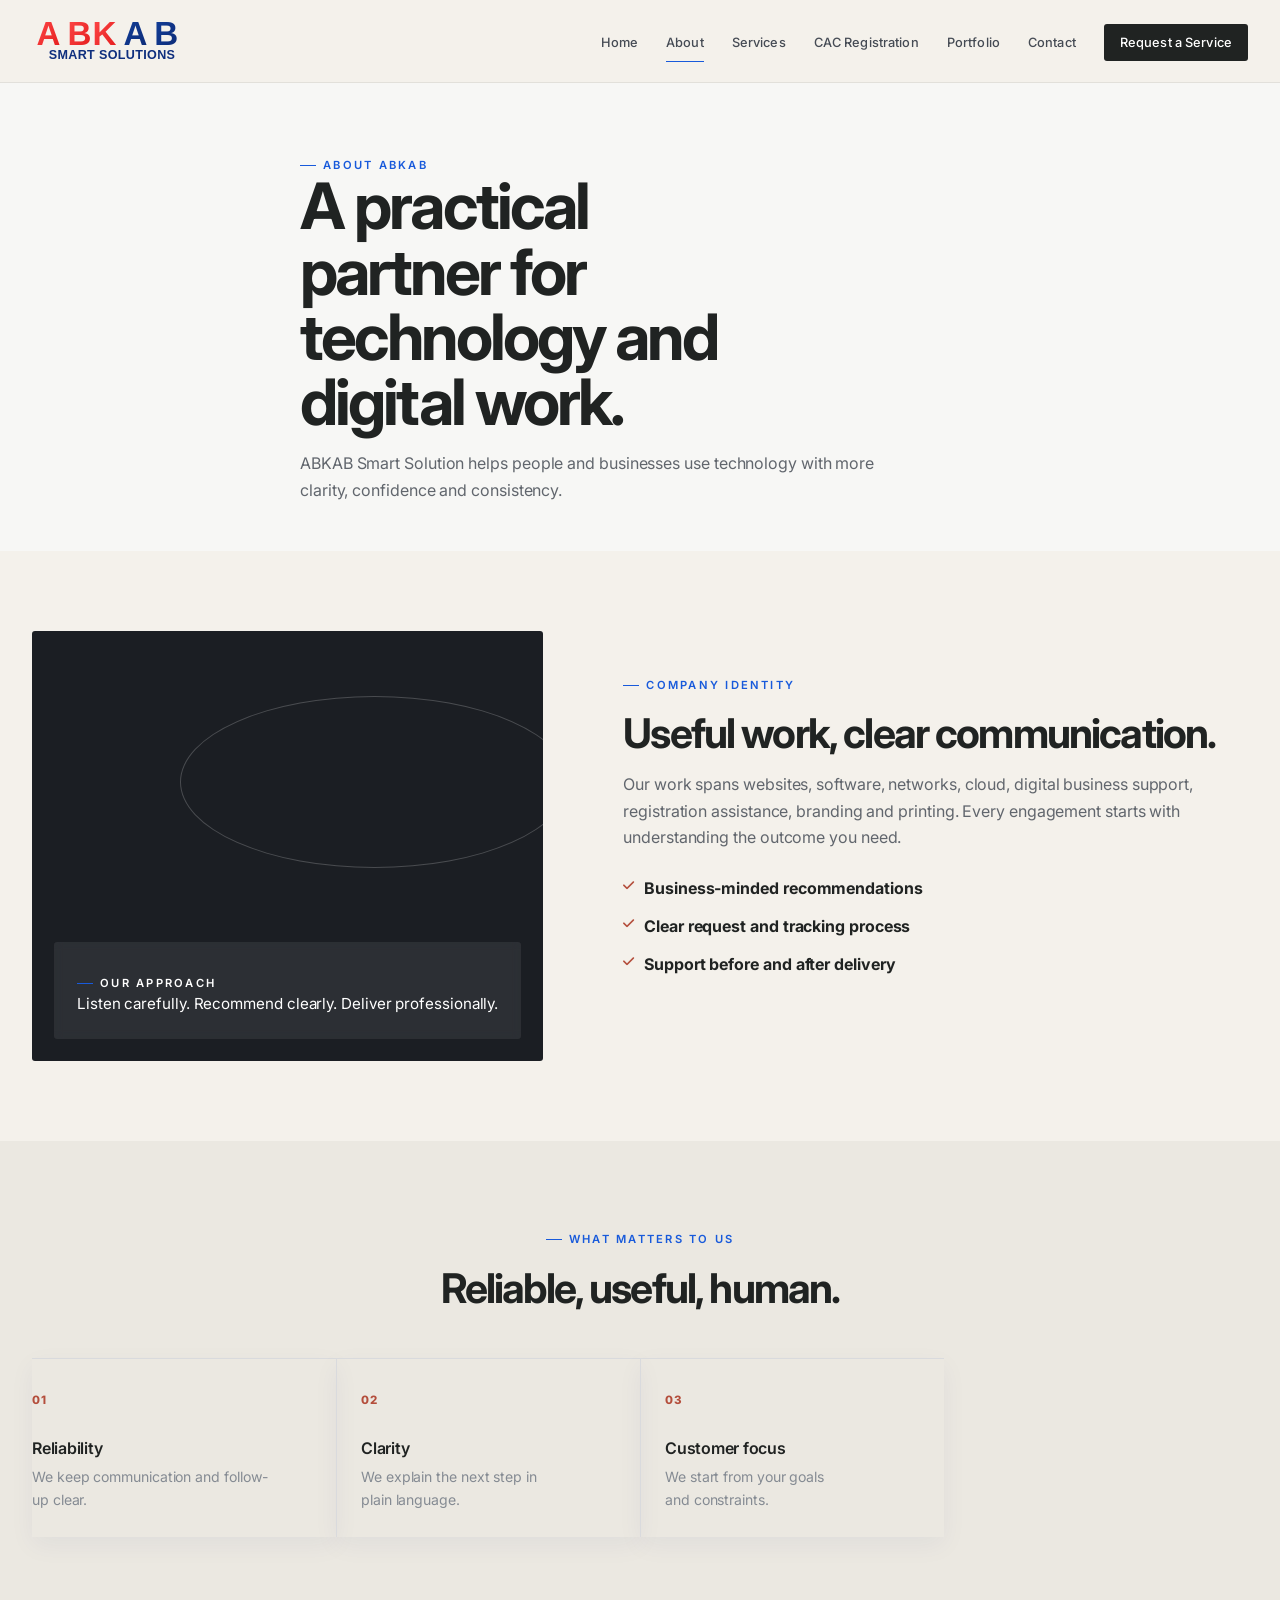
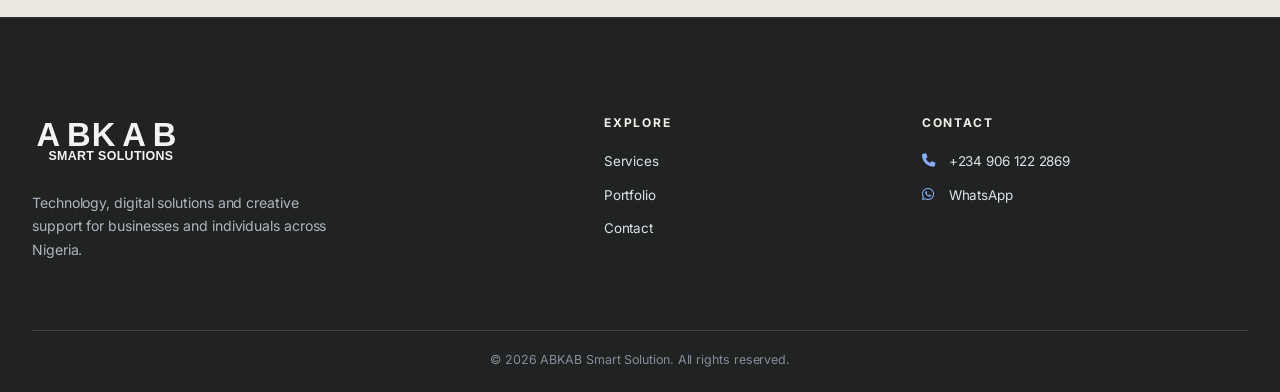
<file: ABKAB-SMART-SOLUTION/about.html>
<!doctype html><html lang="en"><head><meta charset="utf-8"><meta name="viewport" content="width=device-width,initial-scale=1"><title>About | ABKAB Smart Solution</title><meta name="description" content="Learn about ABKAB Smart Solution and our practical approach to technology and digital support."><link rel="icon" href="images/favicon.svg" type="image/svg+xml"><link rel="stylesheet" href="https://fonts.googleapis.com/css2?family=Inter:wght@400;500;600;700;800&amp;display=swap"><link rel="stylesheet" href="https://cdnjs.cloudflare.com/ajax/libs/font-awesome/6.4.0/css/all.min.css"><link rel="stylesheet" href="css/style.css"></head><body><a class="skip-link" href="#main-content">Skip to content</a><header class="site-header"><div class="container nav-container"><a class="brand" href="/"><img class="brand-logo-image" src="images/logo.svg" alt="ABKAB Smart Solution"></a><button class="nav-toggle" aria-controls="mainNav" aria-expanded="false" aria-label="Open navigation"><i class="fas fa-bars"></i></button><nav class="main-nav" id="mainNav" aria-label="Primary navigation"><ul><li><a href="/">Home</a></li><li><a class="active" href="about.html">About</a></li><li><a href="services.html">Services</a></li><li><a href="cac.html">CAC Registration</a></li><li><a href="portfolio.html">Portfolio</a></li><li><a href="contact.html">Contact</a></li><li><a class="nav-cta" href="request.html">Request a Service</a></li></ul></nav></div></header><main id="main-content"><section class="page-hero"><div class="container section-heading"><span class="eyebrow">About ABKAB</span><h1>A practical partner for technology and digital work.</h1><p>ABKAB Smart Solution helps people and businesses use technology with more clarity, confidence and consistency.</p></div></section><section class="section"><div class="container about-grid"><div class="about-panel"><div class="about-panel-content"><span class="eyebrow" style="color:#fff">Our approach</span><p>Listen carefully. Recommend clearly. Deliver professionally.</p></div></div><div class="section-heading"><span class="eyebrow">Company identity</span><h2>Useful work, clear communication.</h2><p>Our work spans websites, software, networks, cloud, digital business support, registration assistance, branding and printing. Every engagement starts with understanding the outcome you need.</p><ul class="check-list"><li><i class="fas fa-check"></i>Business-minded recommendations</li><li><i class="fas fa-check"></i>Clear request and tracking process</li><li><i class="fas fa-check"></i>Support before and after delivery</li></ul></div></div></section><section class="section section-soft"><div class="container"><div class="section-heading centered"><span class="eyebrow">What matters to us</span><h2>Reliable, useful, human.</h2></div><div class="reason-grid"><article class="reason"><span class="reason-number">01</span><h3>Reliability</h3><p>We keep communication and follow-up clear.</p></article><article class="reason"><span class="reason-number">02</span><h3>Clarity</h3><p>We explain the next step in plain language.</p></article><article class="reason"><span class="reason-number">03</span><h3>Customer focus</h3><p>We start from your goals and constraints.</p></article></div></div></section></main><footer class="site-footer"><div class="container footer-grid"><div class="footer-brand"><img class="footer-logo" src="images/logo.svg" alt="ABKAB Smart Solution"><p>Technology, digital solutions and creative support for businesses and individuals across Nigeria.</p></div><div><h3>Explore</h3><ul class="footer-links"><li><a href="services.html">Services</a></li><li><a href="portfolio.html">Portfolio</a></li><li><a href="contact.html">Contact</a></li></ul></div><div><h3>Contact</h3><div class="footer-contact"><a href="tel:+2349061222869"><i class="fas fa-phone"></i> +234 906 122 2869</a><a href="https://wa.me/2349061222869" target="_blank" rel="noopener"><i class="fab fa-whatsapp"></i> WhatsApp</a></div></div></div><div class="container site-copy">&copy; 2026 ABKAB Smart Solution. All rights reserved.</div></footer><script src="js/script.js"></script></body></html>
</file>
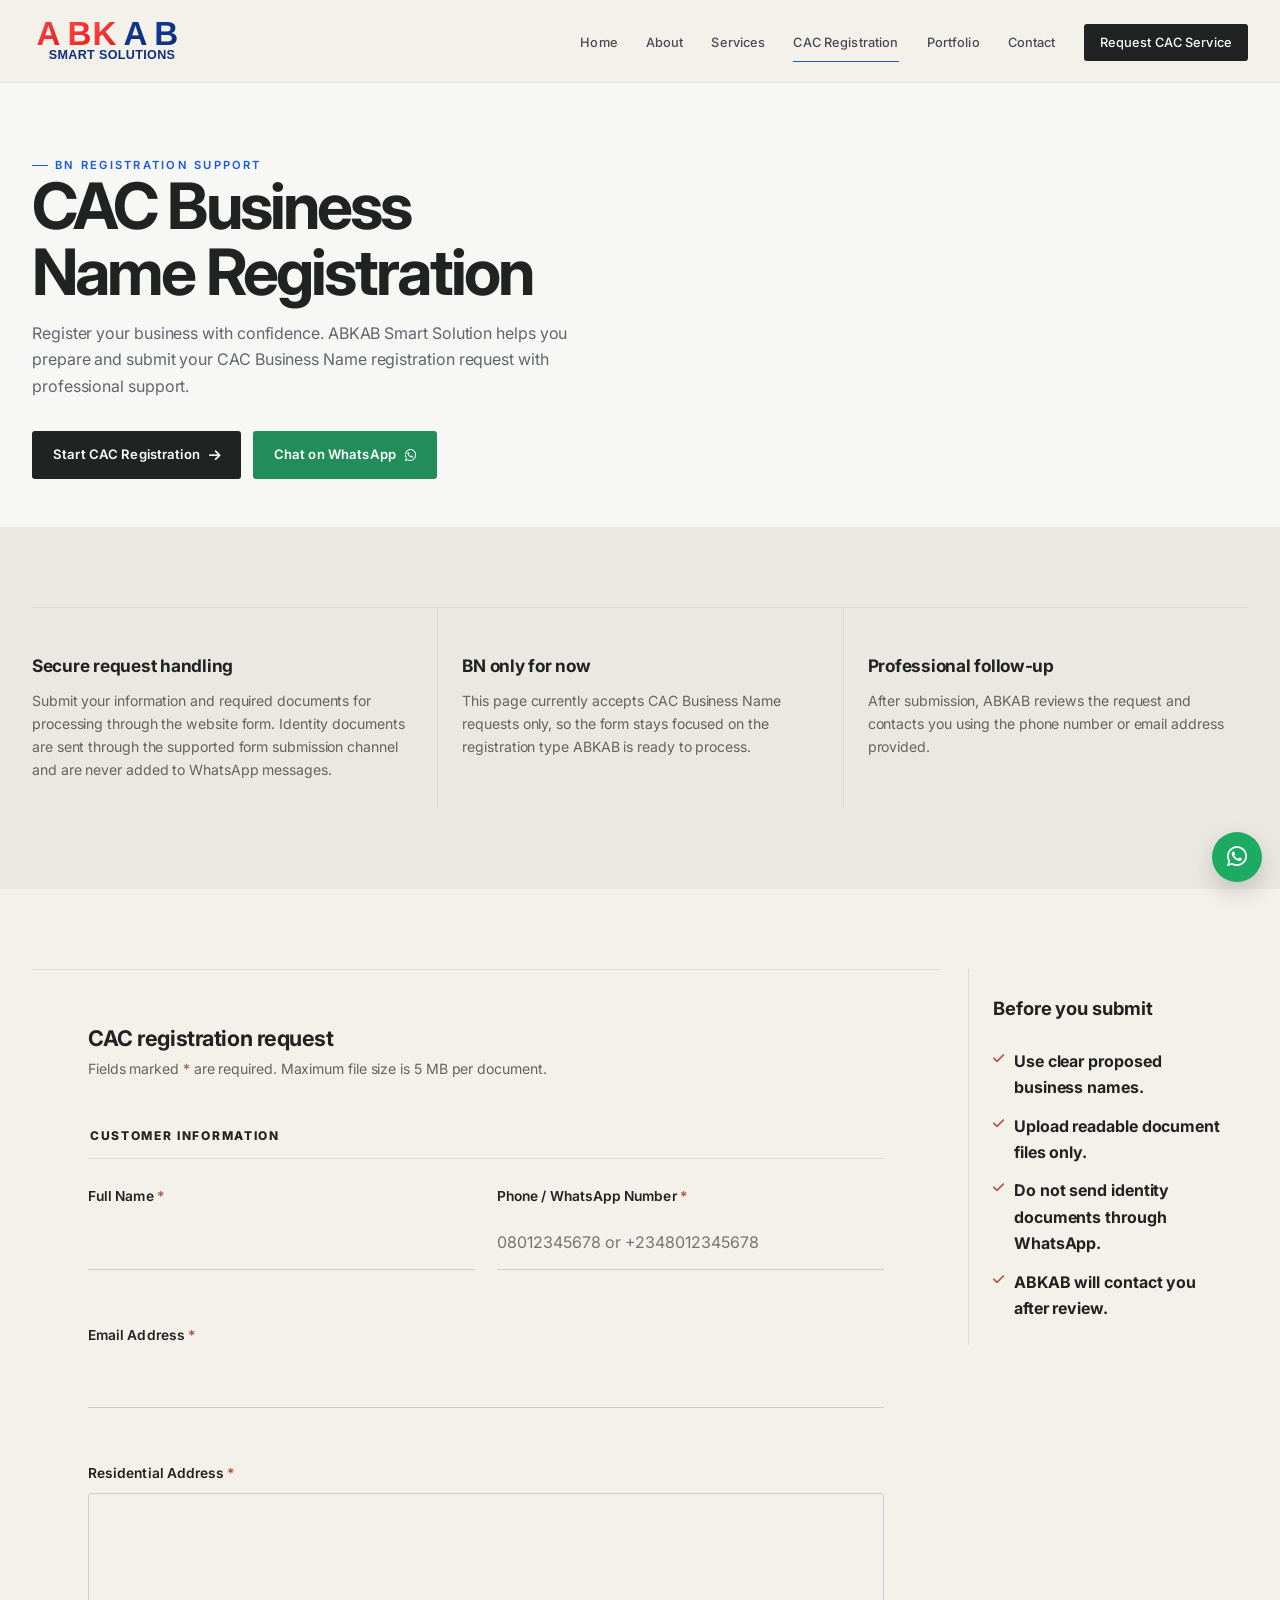
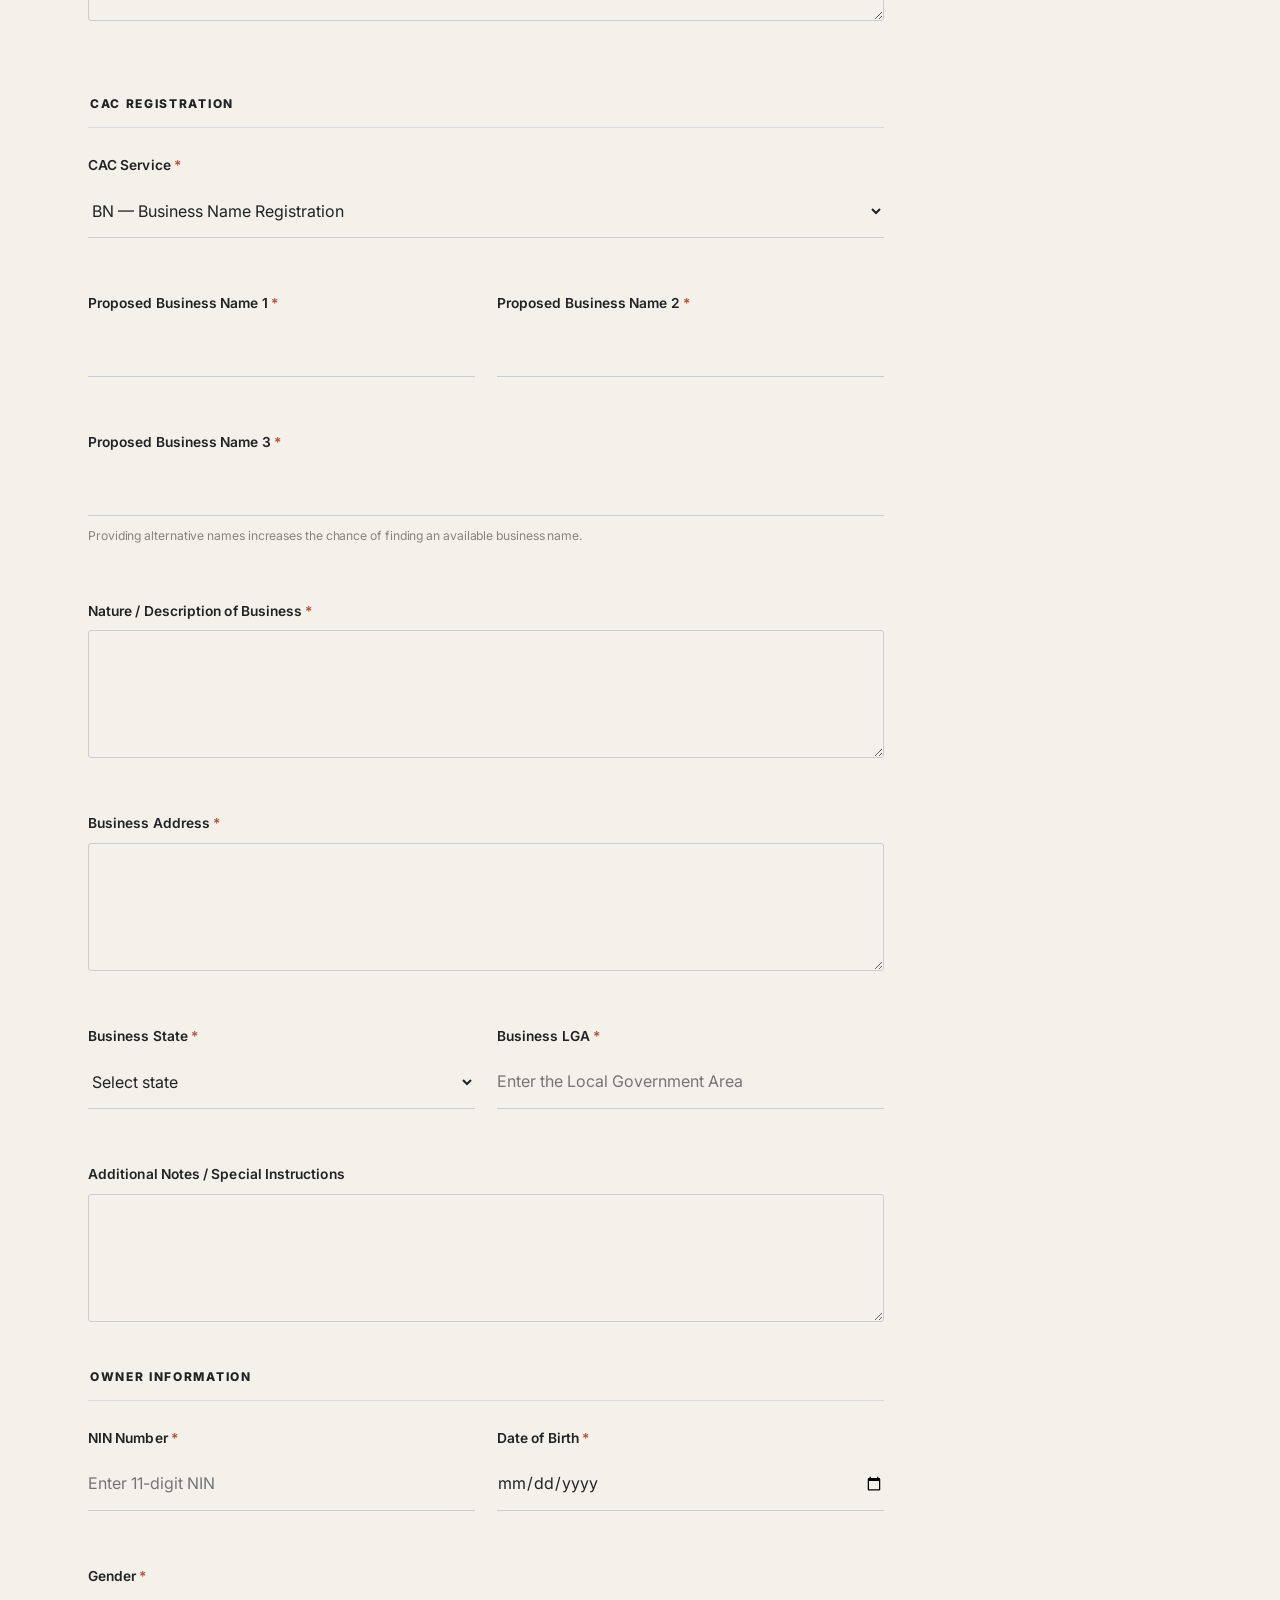
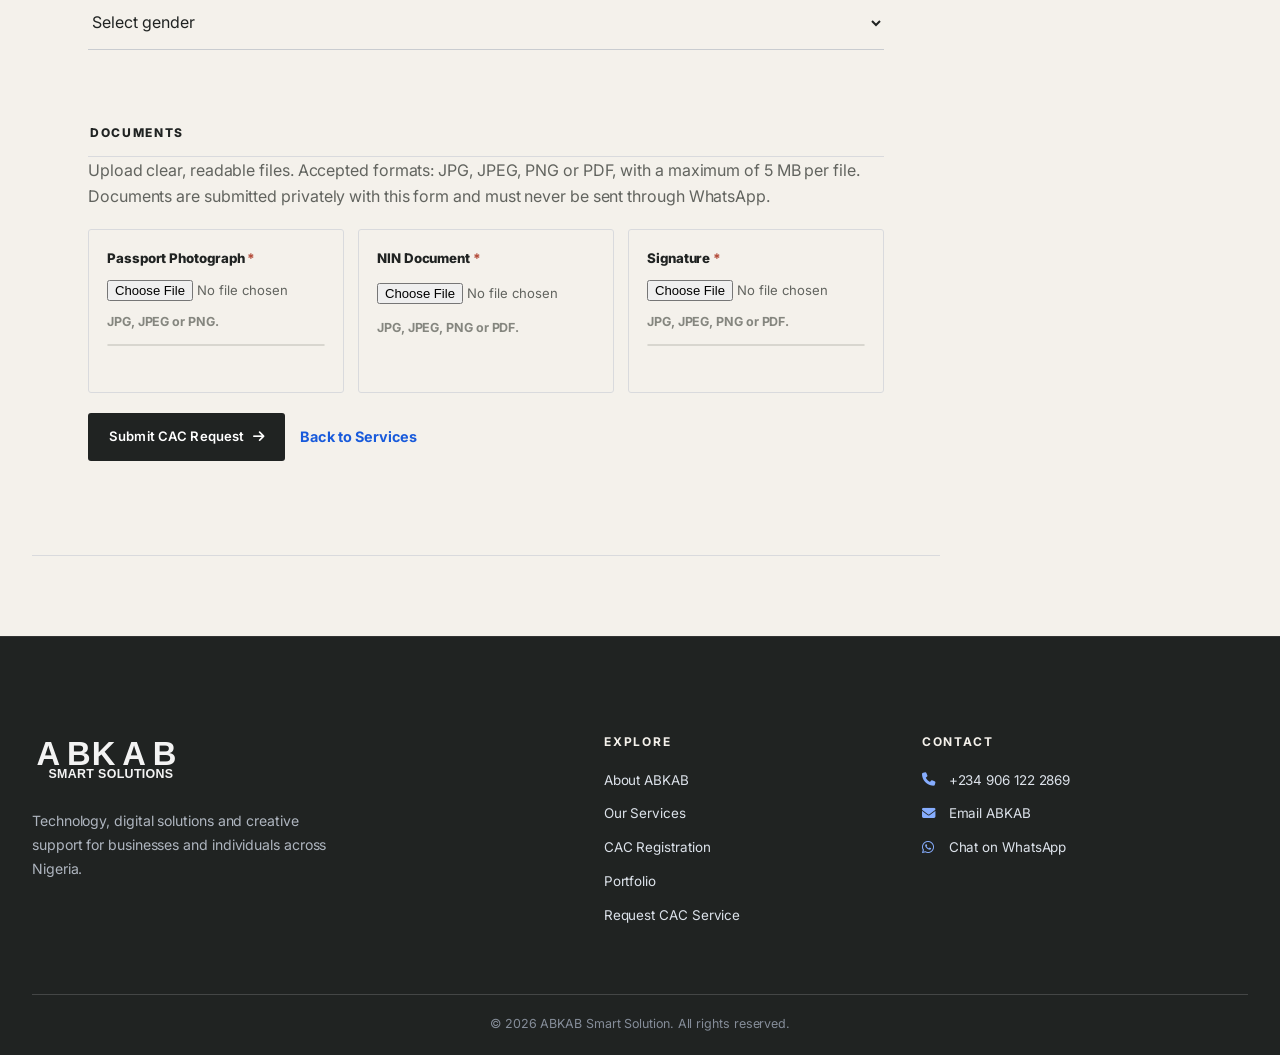
<file: ABKAB-SMART-SOLUTION/cac.html>
<!doctype html>
<html lang="en">
<head>
<script async src="https://www.googletagmanager.com/gtag/js?id=G-LSYRQ91L4M">
</script>
<script>window.dataLayer=window.dataLayer||[];function gtag(){dataLayer.push(arguments)}gtag('js',new Date());gtag('config','G-LSYRQ91L4M');gtag('event','cac_page_viewed');</script>
<meta charset="utf-8">
<meta name="viewport" content="width=device-width,initial-scale=1">
<title>CAC Business Name Registration | ABKAB Smart Solution</title>
<meta name="description" content="Apply for CAC Business Name registration with ABKAB Smart Solution. Get professional support with business name registration, document preparation and submission.">
<meta name="robots" content="index, follow, max-image-preview:large">
<link rel="canonical" href="https://www.abkabsmartsolution.site/cac.html">
<link rel="icon" href="/images/favicon.svg" type="image/svg+xml">
<link rel="manifest" href="/site.webmanifest">
<meta property="og:type" content="website">
<meta property="og:url" content="https://www.abkabsmartsolution.site/cac.html">
<meta property="og:title" content="CAC Business Name Registration | ABKAB Smart Solution">
<meta property="og:description" content="Apply for CAC Business Name registration with ABKAB Smart Solution. Get professional support with business name registration, document preparation and submission.">
<meta property="og:image" content="https://www.abkabsmartsolution.site/images/abkab-social-preview.jpg">
<meta property="og:image:secure_url" content="https://www.abkabsmartsolution.site/images/abkab-social-preview.jpg">
<meta property="og:image:width" content="1200">
<meta property="og:image:height" content="630">
<meta property="og:image:type" content="image/jpeg">
<meta property="og:image:alt" content="ABKAB Smart Solution - Technology and Digital Solutions">
<meta property="og:site_name" content="ABKAB Smart Solution">
<meta name="twitter:card" content="summary_large_image">
<meta name="twitter:title" content="CAC Business Name Registration | ABKAB Smart Solution">
<meta name="twitter:description" content="Apply for CAC Business Name registration with ABKAB Smart Solution. Get professional support with business name registration, document preparation and submission.">
<meta name="twitter:image" content="https://www.abkabsmartsolution.site/images/abkab-social-preview.jpg">
<meta name="theme-color" content="#0c2a76">
<link rel="preconnect" href="https://fonts.googleapis.com">
<link rel="preconnect" href="https://fonts.gstatic.com" crossorigin>
<link href="https://fonts.googleapis.com/css2?family=Inter:wght@400;500;600;700;800&amp;display=swap" rel="stylesheet">
<link rel="stylesheet" href="https://cdnjs.cloudflare.com/ajax/libs/font-awesome/6.4.0/css/all.min.css">
<link rel="stylesheet" href="css/style.css">
</head>
<body>
<a class="skip-link" href="#main-content">Skip to content</a>
<header class="site-header">
<div class="container nav-container">
<a class="brand" href="/" aria-label="ABKAB Smart Solution home">
<img class="brand-logo-image" src="images/logo.svg" alt="ABKAB Smart Solution">
</a>
<button class="nav-toggle" aria-controls="mainNav" aria-expanded="false" aria-label="Open navigation">
<i class="fas fa-bars">
</i>
</button>
<nav class="main-nav" id="mainNav" aria-label="Primary navigation">
<ul>
<li>
<a href="/">Home</a>
</li>
<li>
<a href="about.html">About</a>
</li>
<li>
<a href="services.html">Services</a>
</li>
<li>
<a class="active" href="cac.html">CAC Registration</a>
</li>
<li>
<a href="portfolio.html">Portfolio</a>
</li>
<li>
<a href="contact.html">Contact</a>
</li>
<li>
<a class="nav-cta" href="request.html?service=cac">Request CAC Service</a>
</li>
</ul>
</nav>
</div>
</header>
<main id="main-content">
<section class="page-hero cac-hero">
<div class="container">
<div class="section-heading">
<span class="eyebrow">BN registration support</span>
<h1>CAC Business Name Registration</h1>
<p>Register your business with confidence. ABKAB Smart Solution helps you prepare and submit your CAC Business Name registration request with professional support.</p>
<div class="hero-actions">
<a class="btn btn-primary" href="#cacForm">Start CAC Registration <i class="fas fa-arrow-right">
</i>
</a>
<a class="btn btn-whatsapp" href="https://wa.me/2349061222869?text=Hello%20ABKAB%20Smart%20Solution%2C%20I%20want%20to%20ask%20about%20CAC%20Business%20Name%20registration." target="_blank" rel="noopener">Chat on WhatsApp <i class="fab fa-whatsapp">
</i>
</a>
</div>
</div>
</div>
</section>
<section class="section section-soft">
<div class="container">
<div class="trust-grid">
<article class="trust-card">
<i class="fas fa-shield-halved">
</i>
<h2>Secure request handling</h2>
<p>Submit your information and required documents for processing through the website form. Identity documents are sent through the supported form submission channel and are never added to WhatsApp messages.</p>
</article>
<article class="trust-card">
<i class="fas fa-briefcase">
</i>
<h2>BN only for now</h2>
<p>This page currently accepts CAC Business Name requests only, so the form stays focused on the registration type ABKAB is ready to process.</p>
</article>
<article class="trust-card">
<i class="fas fa-headset">
</i>
<h2>Professional follow-up</h2>
<p>After submission, ABKAB reviews the request and contacts you using the phone number or email address provided.</p>
</article>
</div>
</div>
</section>
<section class="section">
<div class="container cac-layout">
<form id="cacForm" class="contact-form cac-form" action="https://formsubmit.co/abdulwasiukura@gmail.com" method="POST" enctype="multipart/form-data" novalidate>
<div class="form-intro">
<h2>CAC registration request</h2>
<p>Fields marked <span class="required">*</span> are required. Maximum file size is 5 MB per document.</p>
</div>
<fieldset>
<legend>Customer Information</legend>
<div class="form-grid">
<div class="field">
<label for="cacName">Full Name <span class="required">*</span>
</label>
<input id="cacName" name="Full Name" type="text" autocomplete="name" required>
<span class="field-error" id="cacNameError">
</span>
</div>
<div class="field">
<label for="cacPhone">Phone / WhatsApp Number <span class="required">*</span>
</label>
<input id="cacPhone" name="Phone / WhatsApp" type="tel" autocomplete="tel" inputmode="tel" required placeholder="08012345678 or +2348012345678">
<span class="field-error" id="cacPhoneError">
</span>
</div>
<div class="field full">
<label for="cacEmail">Email Address <span class="required">*</span>
</label>
<input id="cacEmail" name="email" type="email" autocomplete="email" required>
<span class="field-error" id="cacEmailError">
</span>
</div>
<div class="field full">
<label for="residentialAddress">Residential Address <span class="required">*</span>
</label>
<textarea id="residentialAddress" name="Residential Address" autocomplete="street-address" required></textarea>
<span class="field-error" id="residentialAddressError">
</span>
</div>
</div>
</fieldset>
<fieldset>
<legend>CAC Registration</legend>
<div class="form-grid">
<div class="field full">
<label for="cacType">CAC Service <span class="required">*</span>
</label>
<select id="cacType" name="CAC Service" required>
<option value="BN - Business Name Registration" selected>BN — Business Name Registration</option>
</select>
<span class="field-error" id="cacTypeError">
</span>
</div>
<div class="field">
<label for="nameOne">Proposed Business Name 1 <span class="required">*</span>
</label>
<input id="nameOne" name="Proposed Business Name 1" type="text" required>
<span class="field-error" id="nameOneError">
</span>
</div>
<div class="field">
<label for="nameTwo">Proposed Business Name 2 <span class="required">*</span>
</label>
<input id="nameTwo" name="Proposed Business Name 2" type="text" required>
<span class="field-error" id="nameTwoError">
</span>
</div>
<div class="field full">
<label for="nameThree">Proposed Business Name 3 <span class="required">*</span>
</label>
<input id="nameThree" name="Proposed Business Name 3" type="text" aria-describedby="nameHelp" required>
<small id="nameHelp">Providing alternative names increases the chance of finding an available business name.</small>
<span class="field-error" id="nameThreeError">
</span>
</div>
<div class="field full">
<label for="nature">Nature / Description of Business <span class="required">*</span>
</label>
<textarea id="nature" name="Nature of Business" required>
</textarea>
<span class="field-error" id="natureError">
</span>
</div>
<div class="field full">
<label for="businessAddress">Business Address <span class="required">*</span>
</label>
<textarea id="businessAddress" name="Business Address" required>
</textarea>
<span class="field-error" id="businessAddressError">
</span>
</div>
<div class="field">
<label for="businessState">Business State <span class="required">*</span>
</label>
<select id="businessState" name="Business State" required>
<option value="" selected disabled>Select state</option>
<option>Abia</option>
<option>Adamawa</option>
<option>Akwa Ibom</option>
<option>Anambra</option>
<option>Bauchi</option>
<option>Bayelsa</option>
<option>Benue</option>
<option>Borno</option>
<option>Cross River</option>
<option>Delta</option>
<option>Ebonyi</option>
<option>Edo</option>
<option>Ekiti</option>
<option>Enugu</option>
<option>Federal Capital Territory</option>
<option>Gombe</option>
<option>Imo</option>
<option>Jigawa</option>
<option>Kaduna</option>
<option>Kano</option>
<option>Katsina</option>
<option>Kebbi</option>
<option>Kogi</option>
<option>Kwara</option>
<option>Lagos</option>
<option>Nasarawa</option>
<option>Niger</option>
<option>Ogun</option>
<option>Ondo</option>
<option>Osun</option>
<option>Oyo</option>
<option>Plateau</option>
<option>Rivers</option>
<option>Sokoto</option>
<option>Taraba</option>
<option>Yobe</option>
<option>Zamfara</option>
</select>
<span class="field-error" id="businessStateError">
</span>
</div>
<div class="field">
<label for="businessLga">Business LGA <span class="required">*</span>
</label>
<input id="businessLga" name="Business LGA" type="text" required placeholder="Enter the Local Government Area">
<span class="field-error" id="businessLgaError">
</span>
</div>
<div class="field full">
<label for="notes">Additional Notes / Special Instructions</label>
<textarea id="notes" name="Additional Notes">
</textarea>
</div>
</div>
</fieldset>
<fieldset>
<legend>Owner Information</legend>
<div class="form-grid">
<div class="field">
<label for="ninNumber">NIN Number <span class="required">*</span>
</label>
<input id="ninNumber" name="NIN Number" type="text" inputmode="numeric" autocomplete="off" minlength="11" maxlength="11" required placeholder="Enter 11-digit NIN">
<span class="field-error" id="ninNumberError">
</span>
</div>
<div class="field">
<label for="dateOfBirth">Date of Birth <span class="required">*</span>
</label>
<input id="dateOfBirth" name="Date of Birth" type="date" autocomplete="bday" required>
<span class="field-error" id="dateOfBirthError">
</span>
</div>
<div class="field full">
<label for="gender">Gender <span class="required">*</span>
</label>
<select id="gender" name="Gender" required>
<option value="" selected disabled>Select gender</option>
<option>Male</option>
<option>Female</option>
<option>Prefer not to say</option>
</select>
<span class="field-error" id="genderError">
</span>
</div>
</div>
</fieldset>
<fieldset>
<legend>Documents</legend>
<p class="upload-instructions">Upload clear, readable files. Accepted formats: JPG, JPEG, PNG or PDF, with a maximum of 5 MB per file. Documents are submitted privately with this form and must never be sent through WhatsApp.</p>
<div class="upload-grid">
<div class="upload-card">
<label for="passport">Passport Photograph <span class="required">*</span>
</label>
<input id="passport" name="attachment" type="file" accept=".jpg,.jpeg,.png,image/jpeg,image/png" required data-max-size="5242880" data-preview="passportPreview">
<div class="file-meta" id="passportMeta">JPG, JPEG or PNG.</div>
<img class="file-preview" id="passportPreview" alt="" hidden>
<span class="field-error" id="passportError">
</span>
</div>
<div class="upload-card">
<label for="ninDocument">NIN Document <span class="required">*</span>
</label>
<input id="ninDocument" name="attachment" type="file" accept=".jpg,.jpeg,.png,.pdf,image/jpeg,image/png,application/pdf" required data-max-size="5242880">
<div class="file-meta" id="ninDocumentMeta">JPG, JPEG, PNG or PDF.</div>
<span class="field-error" id="ninDocumentError">
</span>
</div>
<div class="upload-card">
<label for="signature">Signature <span class="required">*</span>
</label>
<input id="signature" name="attachment" type="file" accept=".jpg,.jpeg,.png,.pdf,image/jpeg,image/png,application/pdf" required data-max-size="5242880" data-preview="signaturePreview">
<div class="file-meta" id="signatureMeta">JPG, JPEG, PNG or PDF.</div>
<img class="file-preview" id="signaturePreview" alt="" hidden>
<span class="field-error" id="signatureError">
</span>
</div>
</div>
</fieldset>
<input type="hidden" name="Documents" value="Passport Photograph, NIN Document, Signature">
<input type="hidden" id="cacRequestId" name="Request ID" value="">
<input type="hidden" name="_subject" value="New CAC Business Name Registration Request - ABKAB Smart Solution">
<input type="hidden" name="_template" value="table">
<input type="hidden" name="_autoresponse" value="CAC Request Received - ABKAB Smart Solution&#10;&#10;Thank you for submitting your CAC Business Name registration request.&#10;&#10;We have received your request and will review the information provided.&#10;&#10;Our team will contact you using the phone number or email address you submitted.&#10;&#10;Please keep your phone available for further communication.&#10;&#10;ABKAB Smart Solution&#10;https://www.abkabsmartsolution.site/">
<input type="hidden" name="_next" value="https://www.abkabsmartsolution.site/cac.html?sent=1">
<div class="form-actions">
<button class="btn btn-primary" type="submit">Submit CAC Request <i class="fas fa-arrow-right">
</i>
</button>
<a class="text-link" href="services.html">Back to Services</a>
</div>
<p id="cacStatus" class="form-status" role="status" aria-live="polite" aria-atomic="true">
</p>
<noscript>
<p class="form-status">JavaScript is disabled. You can still submit this CAC request through the secure form channel.</p>
</noscript>
</form>
<aside class="cac-sidebar">
<h2>Before you submit</h2>
<ul class="check-list">
<li>
<i class="fas fa-check">
</i>Use clear proposed business names.</li>
<li>
<i class="fas fa-check">
</i>Upload readable document files only.</li>
<li>
<i class="fas fa-check">
</i>Do not send identity documents through WhatsApp.</li>
<li>
<i class="fas fa-check">
</i>ABKAB will contact you after review.</li>
</ul>
</aside>
</div>
</section>
<section id="cacSuccess" class="section section-soft cac-success" hidden>
<div class="container">
<div class="success-panel">
<i class="fas fa-circle-check">
</i>
<h2>Request Submitted Successfully</h2>
<p>Thank you for choosing ABKAB Smart Solution. Your CAC Business Name registration request has been submitted successfully. Our team will review your information and contact you.</p>
<div class="hero-actions">
<a id="cacWhatsappLink" class="btn btn-whatsapp" href="https://wa.me/2349061222869" target="_blank" rel="noopener">Continue on WhatsApp <i class="fab fa-whatsapp">
</i>
</a>
<a class="btn btn-secondary" href="services.html">Back to Services</a>
</div>
</div>
</div>
</section>
</main>
<footer class="site-footer">
<div class="container footer-grid">
<div class="footer-brand">
<img class="footer-logo" src="images/logo.svg" alt="ABKAB Smart Solution">
<p>Technology, digital solutions and creative support for businesses and individuals across Nigeria.</p>
</div>
<div>
<h3>Explore</h3>
<ul class="footer-links">
<li>
<a href="about.html">About ABKAB</a>
</li>
<li>
<a href="services.html">Our Services</a>
</li>
<li>
<a href="cac.html">CAC Registration</a>
</li>
<li>
<a href="portfolio.html">Portfolio</a>
</li>
<li>
<a href="request.html?service=cac">Request CAC Service</a>
</li>
</ul>
</div>
<div>
<h3>Contact</h3>
<div class="footer-contact">
<a href="tel:+2349061222869">
<i class="fas fa-phone">
</i> +234 906 122 2869</a>
<a href="mailto:abkabsmartsolution@gmail.com">
<i class="fas fa-envelope">
</i> Email ABKAB</a>
<a href="https://wa.me/2349061222869" target="_blank" rel="noopener">
<i class="fab fa-whatsapp">
</i> Chat on WhatsApp</a>
</div>
</div>
</div>
<div class="container site-copy">&copy; 2026 ABKAB Smart Solution. All rights reserved.</div>
</footer>
<a class="whatsapp-float" href="https://wa.me/2349061222869" target="_blank" rel="noopener" aria-label="Chat on WhatsApp">
<i class="fab fa-whatsapp">
</i>
</a>
<script src="js/script.js">
</script>
</body>
</html>
</file>
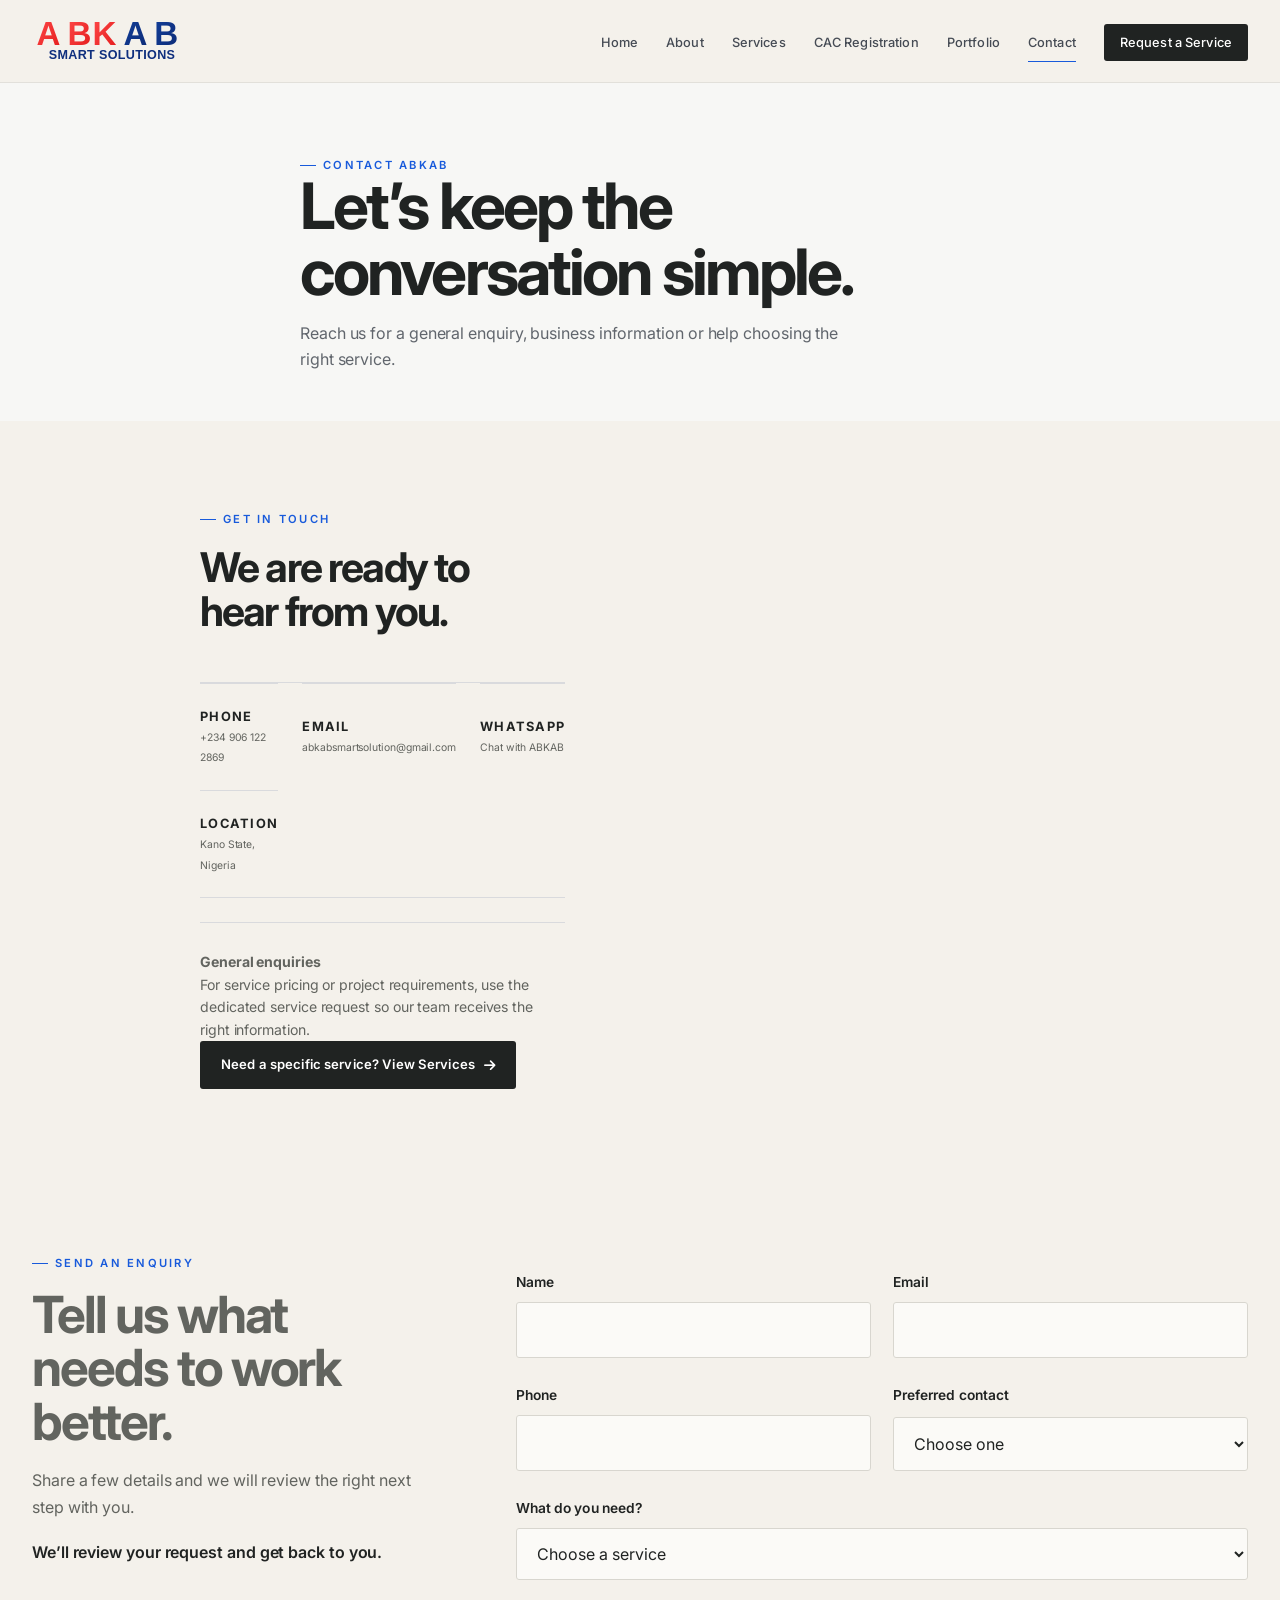
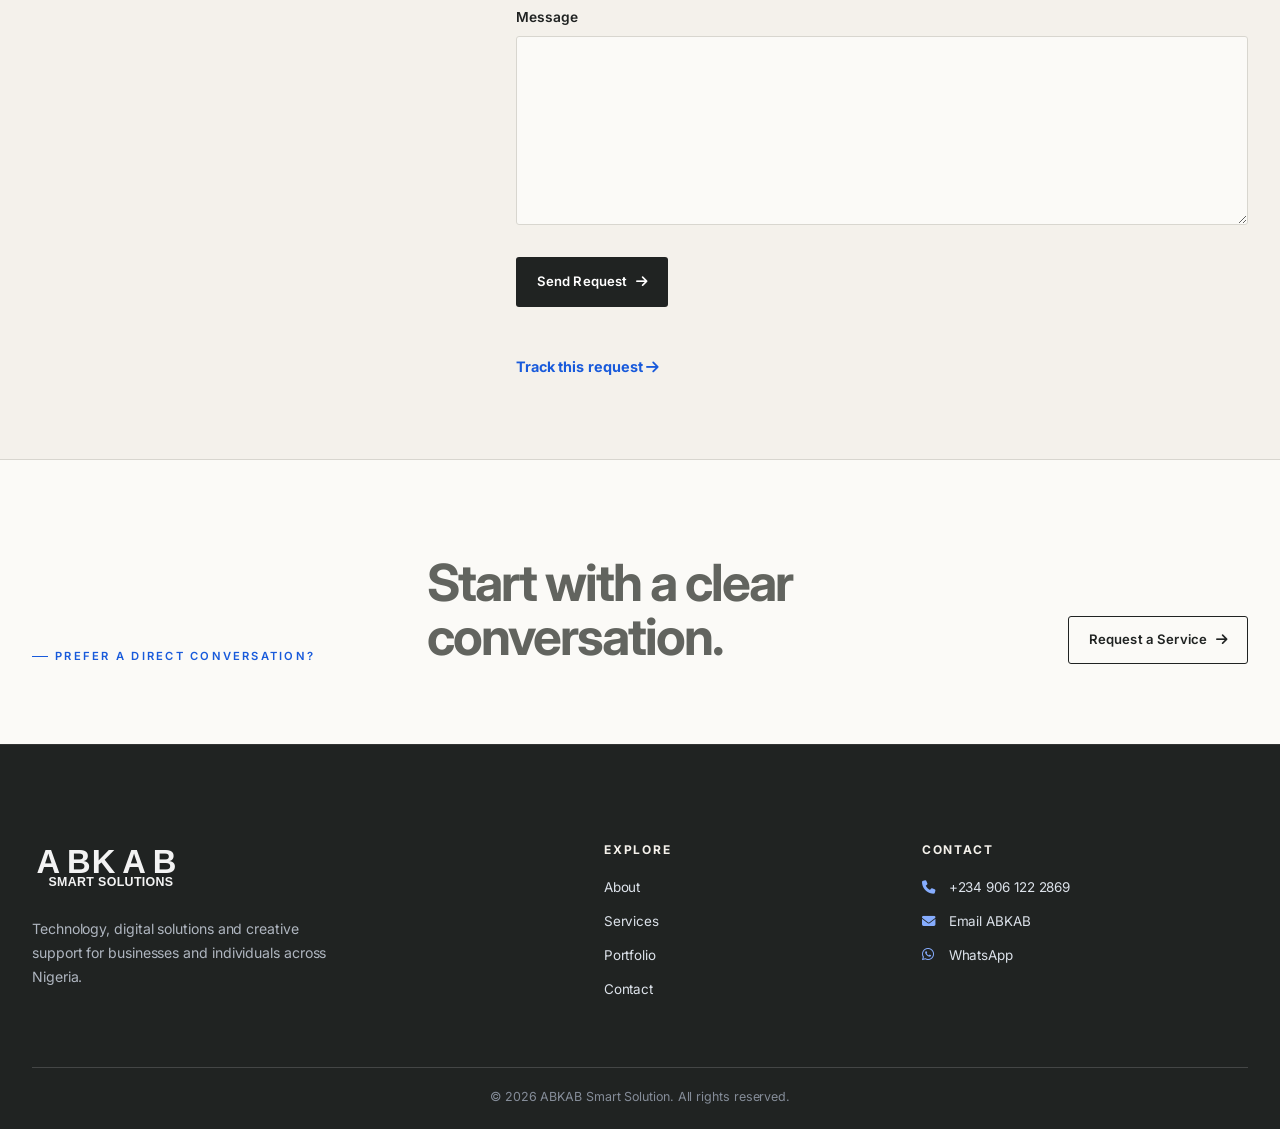
<file: ABKAB-SMART-SOLUTION/contact.html>
<!doctype html>
<html lang="en">
<head>
  <meta charset="utf-8"><meta name="viewport" content="width=device-width,initial-scale=1">
  <title>Contact | ABKAB Smart Solution</title>
  <meta name="description" content="Contact ABKAB Smart Solution for general enquiries, phone, email, WhatsApp and business information.">
  <link rel="icon" href="images/favicon.svg" type="image/svg+xml"><link rel="stylesheet" href="https://fonts.googleapis.com/css2?family=Inter:wght@400;500;600;700;800&amp;display=swap"><link rel="stylesheet" href="https://cdnjs.cloudflare.com/ajax/libs/font-awesome/6.4.0/css/all.min.css"><link rel="stylesheet" href="css/style.css">
</head>
<body class="page-contact">
  <a class="skip-link" href="#main-content">Skip to content</a>
  <header class="site-header"><div class="container nav-container"><a class="brand" href="/"><img class="brand-logo-image" src="images/logo.svg" alt="ABKAB Smart Solution"></a><button class="nav-toggle" aria-controls="mainNav" aria-expanded="false" aria-label="Open navigation"><i class="fas fa-bars"></i></button><nav class="main-nav" id="mainNav" aria-label="Primary navigation"><ul><li><a href="/">Home</a></li><li><a href="about.html">About</a></li><li><a href="services.html">Services</a></li><li><a href="cac.html">CAC Registration</a></li><li><a href="portfolio.html">Portfolio</a></li><li><a class="active" href="contact.html">Contact</a></li><li><a class="nav-cta" href="request.html">Request a Service</a></li></ul></nav></div></header>
  <main id="main-content">
    <section class="page-hero"><div class="container section-heading"><span class="eyebrow">Contact ABKAB</span><h1>Let’s keep the conversation simple.</h1><p>Reach us for a general enquiry, business information or help choosing the right service.</p></div></section>
    <section class="section"><div class="container contact-layout"><div class="contact-info"><div class="section-heading"><span class="eyebrow">Get in touch</span><h2>We are ready to hear from you.</h2></div><div class="quick-grid contact-quick-grid"><a class="quick-item" href="tel:+2349061222869"><i class="fas fa-phone"></i><span><strong>Phone</strong><small>+234 906 122 2869</small></span></a><a class="quick-item" href="mailto:abkabsmartsolution@gmail.com"><i class="fas fa-envelope"></i><span><strong>Email</strong><small>abkabsmartsolution@gmail.com</small></span></a><a class="quick-item" href="https://wa.me/2349061222869" target="_blank" rel="noopener"><i class="fab fa-whatsapp"></i><span><strong>WhatsApp</strong><small>Chat with ABKAB</small></span></a><div class="quick-item"><i class="fas fa-location-dot"></i><span><strong>Location</strong><small>Kano State, Nigeria</small></span></div></div><div class="contact-note"><strong>General enquiries</strong><p>For service pricing or project requirements, use the dedicated service request so our team receives the right information.</p><a class="btn btn-primary" href="services.html">Need a specific service? View Services <i class="fas fa-arrow-right"></i></a></div></div></div></section>
    <section class="section contact-form-section"><div class="container contact-form-layout"><div class="contact-form-intro"><span class="eyebrow">Send an enquiry</span><h2>Tell us what needs to work better.</h2><p>Share a few details and we will review the right next step with you.</p><p class="contact-response-note">We’ll review your request and get back to you.</p></div><form id="contactForm" class="contact-form" novalidate><div class="form-grid"><div class="field"><label for="name">Name</label><input id="name" name="name" type="text" autocomplete="name" required></div><div class="field"><label for="email">Email</label><input id="email" name="email" type="email" autocomplete="email" required></div><div class="field"><label for="phone">Phone</label><input id="phone" name="phone" type="tel" autocomplete="tel" required></div><div class="field"><label for="contactMethod">Preferred contact</label><select id="contactMethod" name="contactMethod" required><option value="">Choose one</option><option>Email</option><option>Phone</option><option>WhatsApp</option></select></div><div class="field full"><label for="service">What do you need?</label><select id="service" name="service" required><option value="">Choose a service</option><option>Website Development</option><option>Software &amp; Digital Solutions</option><option>Networking &amp; Cloud</option><option>Branding &amp; Printing</option><option>Digital Marketing</option><option>Business Support</option><option>General Enquiry</option></select></div><div class="field full"><label for="message">Message</label><textarea id="message" name="message" rows="6" required></textarea></div><input type="hidden" id="location" name="location" value=""><input type="hidden" id="address" name="address" value=""><input type="hidden" id="state" name="state" value=""><input type="hidden" id="lga" name="lga" value=""><input type="hidden" id="budget" name="budget" value=""><div class="form-actions full"><button class="btn btn-primary" type="submit">Send Request <i class="fas fa-arrow-right"></i></button></div></div><p id="formStatus" class="form-status" role="status" aria-live="polite"></p><a id="contactTrackingLink" class="text-link" href="#" hidden>Track this request <i class="fas fa-arrow-right"></i></a></form></div></section>
    <section class="section contact-final-cta"><div class="container"><span class="eyebrow">Prefer a direct conversation?</span><h2>Start with a clear conversation.</h2><a class="btn btn-secondary" href="request.html">Request a Service <i class="fas fa-arrow-right"></i></a></div></section>
  </main>
  <footer class="site-footer"><div class="container footer-grid"><div class="footer-brand"><img class="footer-logo" src="images/logo.svg" alt="ABKAB Smart Solution"><p>Technology, digital solutions and creative support for businesses and individuals across Nigeria.</p></div><div><h3>Explore</h3><ul class="footer-links"><li><a href="about.html">About</a></li><li><a href="services.html">Services</a></li><li><a href="portfolio.html">Portfolio</a></li><li><a href="contact.html">Contact</a></li></ul></div><div><h3>Contact</h3><div class="footer-contact"><a href="tel:+2349061222869"><i class="fas fa-phone"></i> +234 906 122 2869</a><a href="mailto:abkabsmartsolution@gmail.com"><i class="fas fa-envelope"></i> Email ABKAB</a><a href="https://wa.me/2349061222869" target="_blank" rel="noopener"><i class="fab fa-whatsapp"></i> WhatsApp</a></div></div></div><div class="container site-copy">&copy; 2026 ABKAB Smart Solution. All rights reserved.</div></footer>
  <script src="js/script.js"></script>
</body>
</html>
</file>
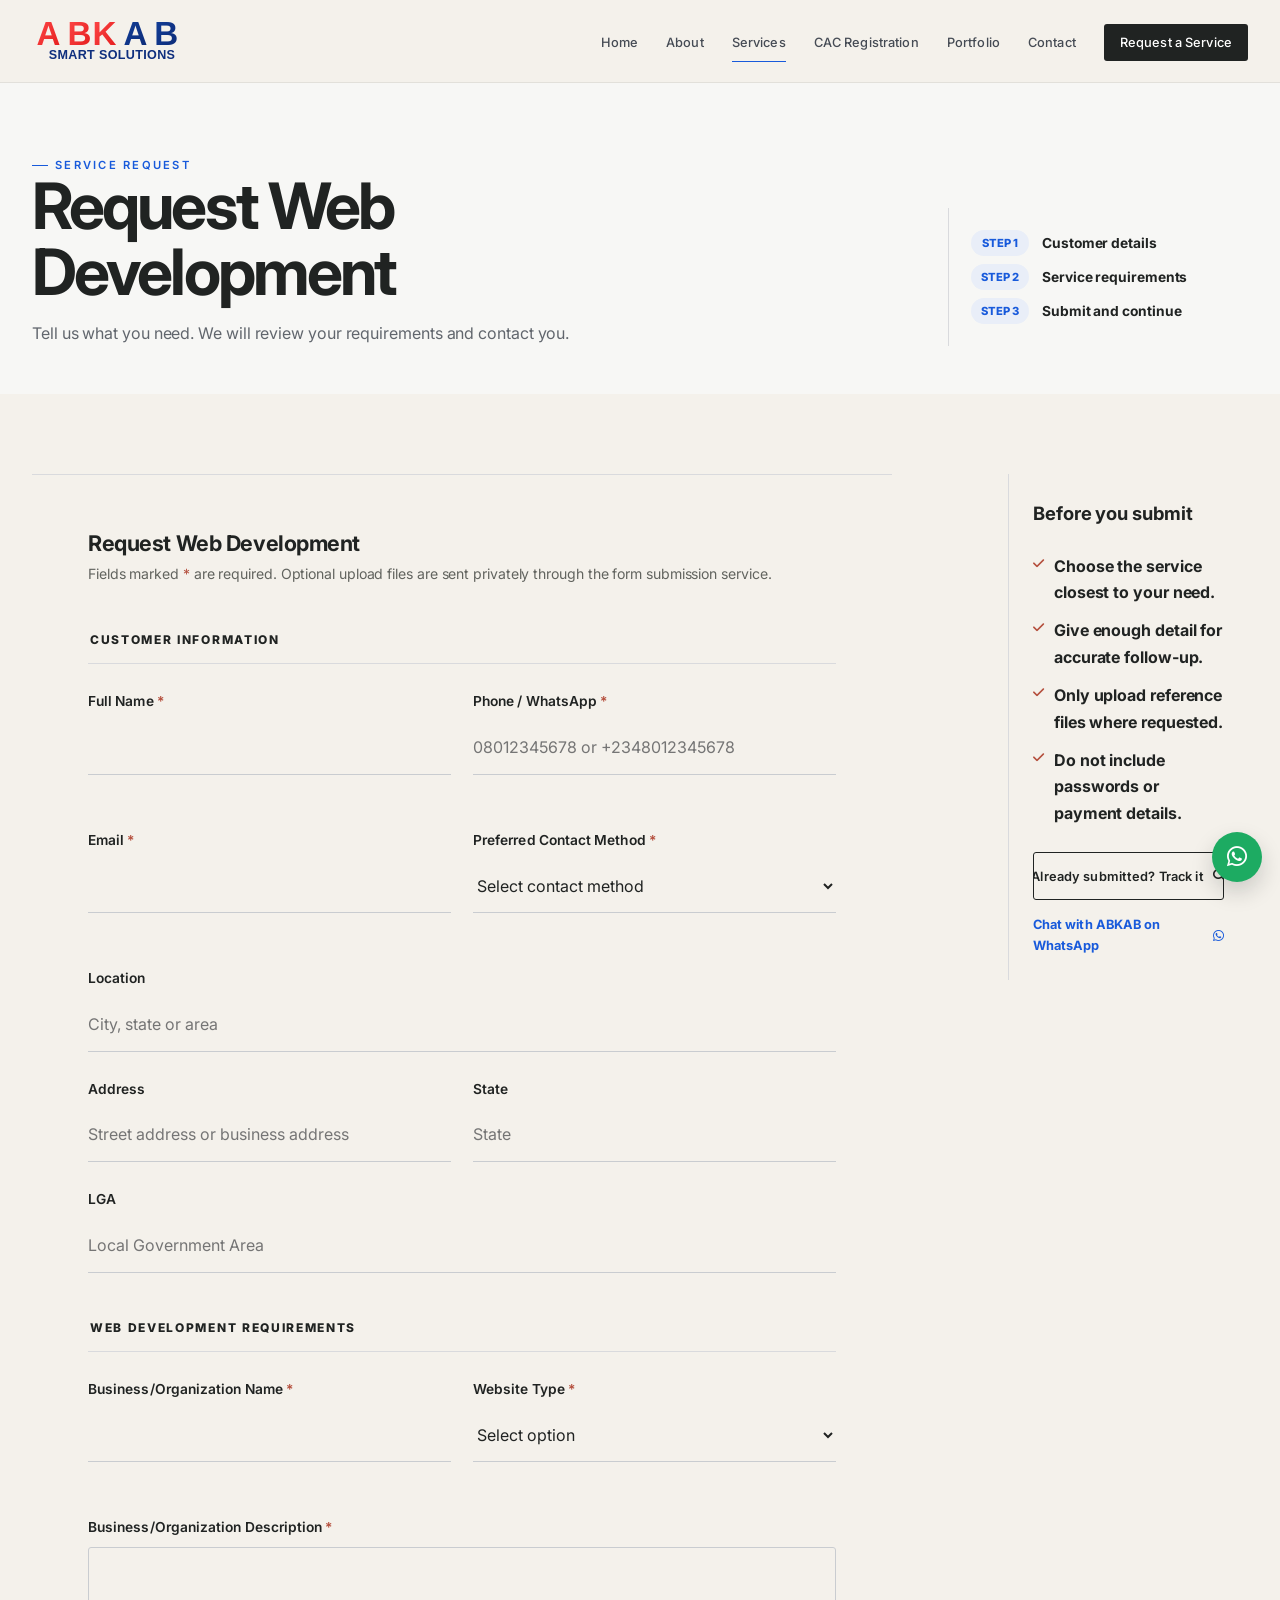
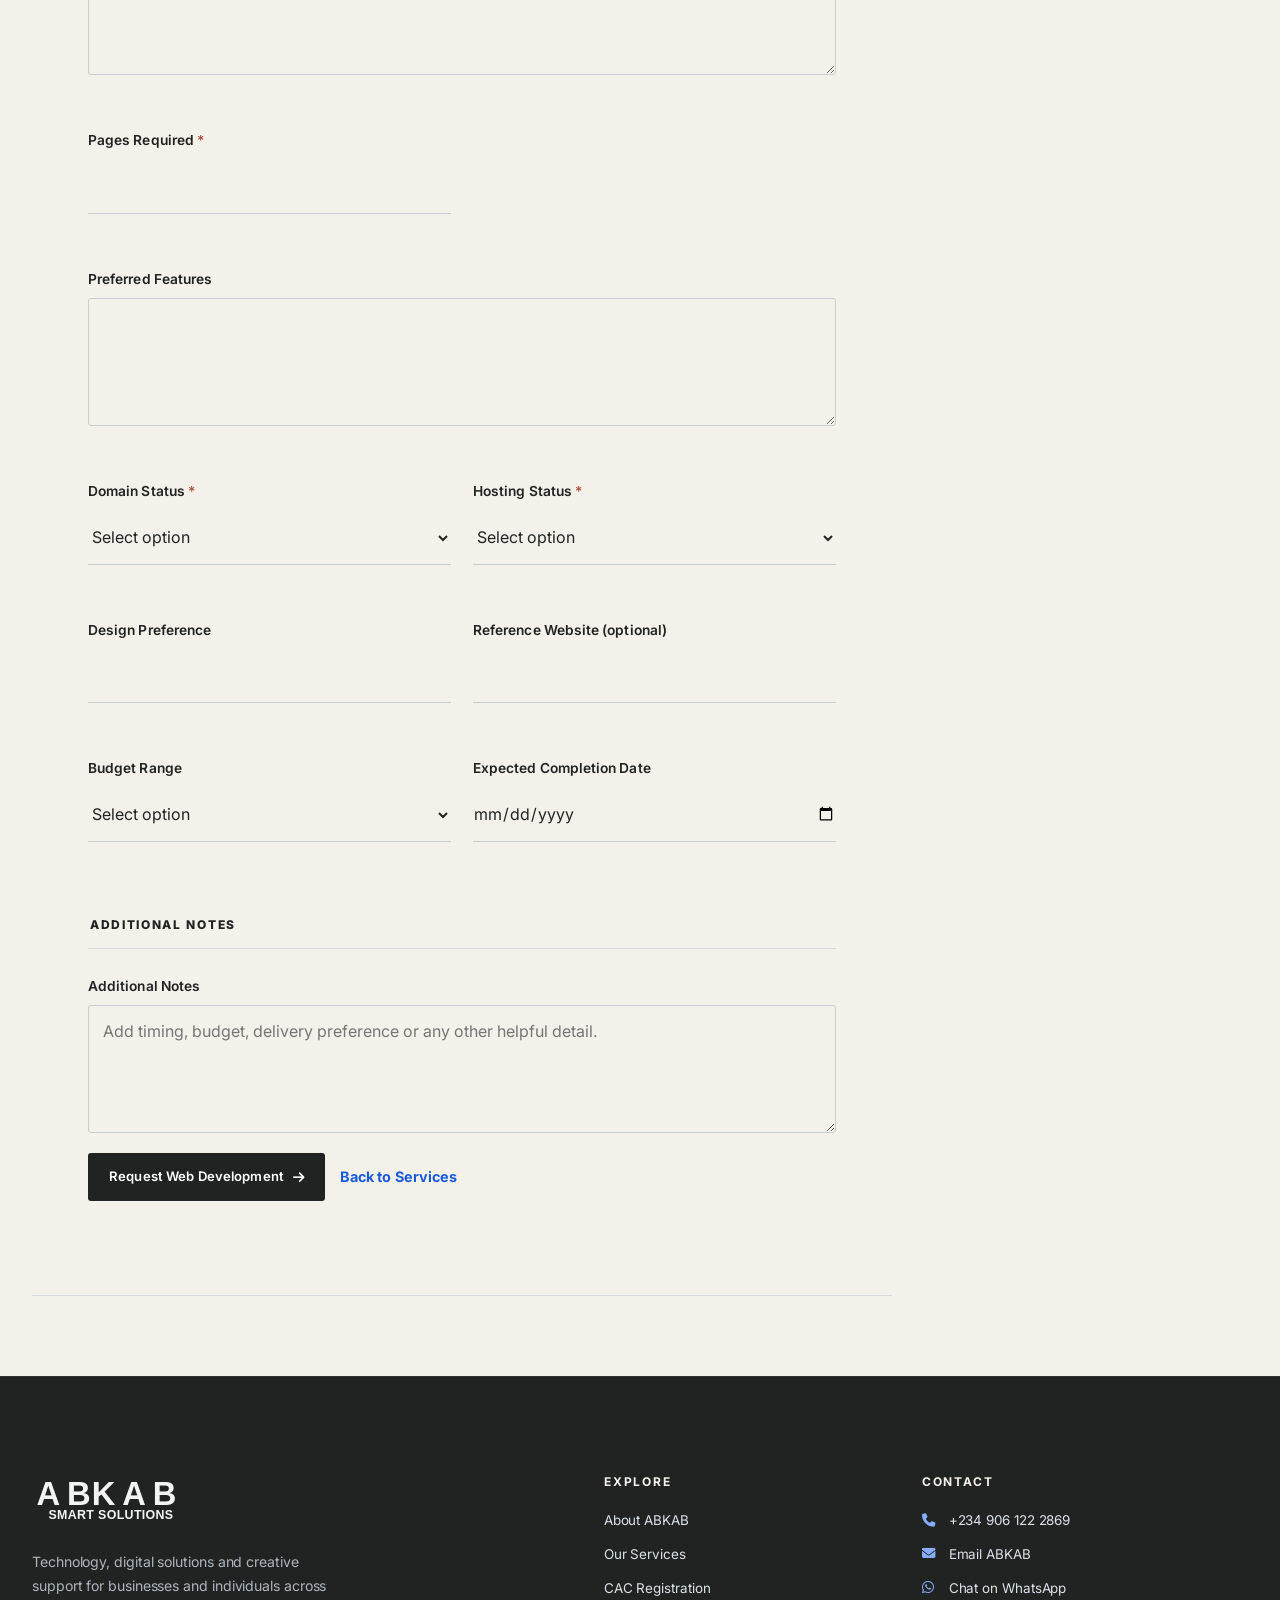
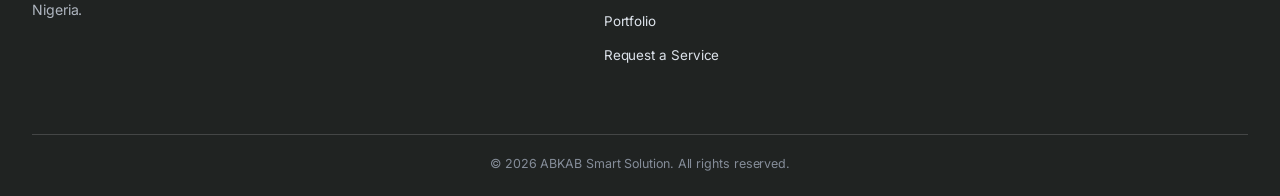
<file: ABKAB-SMART-SOLUTION/request.html>
<!doctype html>
<html lang="en">
<head>
  <script async src="https://www.googletagmanager.com/gtag/js?id=G-LSYRQ91L4M"></script>
  <script>
    window.dataLayer = window.dataLayer || [];
    function gtag(){dataLayer.push(arguments)}
    gtag('js', new Date());
    gtag('config', 'G-LSYRQ91L4M');
  </script>
  <meta charset="utf-8">
  <meta name="viewport" content="width=device-width,initial-scale=1">
  <title>Service Request | ABKAB Smart Solution</title>
  <meta name="description" content="Submit a focused service request to ABKAB Smart Solution for website, software, networking, design, printing, computer and digital business support.">
  <meta name="robots" content="noindex, follow">
  <link rel="canonical" href="https://www.abkabsmartsolution.site/request.html">
  <link rel="icon" href="/images/favicon.svg" type="image/svg+xml">
  <link rel="manifest" href="/site.webmanifest">
  <meta property="og:type" content="website">
  <meta property="og:url" content="https://www.abkabsmartsolution.site/request.html">
  <meta property="og:title" content="Service Request | ABKAB Smart Solution">
  <meta property="og:description" content="Submit a professional service request to ABKAB Smart Solution.">
  <meta property="og:image" content="https://www.abkabsmartsolution.site/images/abkab-social-preview.jpg">
  <meta property="og:image:secure_url" content="https://www.abkabsmartsolution.site/images/abkab-social-preview.jpg">
  <meta property="og:image:width" content="1200">
  <meta property="og:image:height" content="630">
  <meta property="og:image:type" content="image/jpeg">
  <meta property="og:image:alt" content="ABKAB Smart Solution - Technology and Digital Solutions">
  <meta property="og:site_name" content="ABKAB Smart Solution">
  <meta name="twitter:card" content="summary_large_image">
  <meta name="theme-color" content="#0c2a76">
  <link rel="preconnect" href="https://fonts.googleapis.com">
  <link rel="preconnect" href="https://fonts.gstatic.com" crossorigin>
  <link href="https://fonts.googleapis.com/css2?family=Inter:wght@400;500;600;700;800&amp;display=swap" rel="stylesheet">
  <link rel="stylesheet" href="https://cdnjs.cloudflare.com/ajax/libs/font-awesome/6.4.0/css/all.min.css">
  <link rel="stylesheet" href="css/style.css">
</head>
<body>
  <a class="skip-link" href="#main-content">Skip to content</a>
  <header class="site-header">
    <div class="container nav-container">
      <a class="brand" href="/" aria-label="ABKAB Smart Solution home">
        <img class="brand-logo-image" src="images/logo.svg" alt="ABKAB Smart Solution">
      </a>
      <button class="nav-toggle" aria-controls="mainNav" aria-expanded="false" aria-label="Open navigation"><i class="fas fa-bars"></i></button>
      <nav class="main-nav" id="mainNav" aria-label="Primary navigation">
        <ul>
          <li><a href="/">Home</a></li>
          <li><a href="about.html">About</a></li>
          <li><a class="active" href="services.html">Services</a></li>
          <li><a href="cac.html">CAC Registration</a></li>
          <li><a href="portfolio.html">Portfolio</a></li>
          <li><a href="contact.html">Contact</a></li>
          <li><a class="nav-cta" href="request.html">Request a Service</a></li>
        </ul>
      </nav>
    </div>
  </header>

  <main id="main-content">
    <section class="page-hero request-hero">
      <div class="container request-hero-grid">
        <div class="section-heading">
          <span class="eyebrow">Service request</span>
          <h1 id="requestTitle">Service Request</h1>
          <p id="requestIntro">Complete the form below and ABKAB Smart Solution will review your request and contact you using your preferred contact method.</p>
        </div>
        <aside class="request-summary" aria-label="Request progress">
          <span>Step 1</span><strong>Customer details</strong>
          <span>Step 2</span><strong>Service requirements</strong>
          <span>Step 3</span><strong>Submit and continue</strong>
        </aside>
      </div>
    </section>

    <section class="section">
      <div class="container request-layout">
        <form id="serviceRequestForm" class="contact-form request-form" action="https://formsubmit.co/abdulwasiukura@gmail.com" method="POST" enctype="multipart/form-data" novalidate>
          <div class="form-intro">
            <h2 id="formTitle">Service request details</h2>
            <p>Fields marked <span class="required">*</span> are required. Optional upload files are sent privately through the form submission service.</p>
          </div>

          <fieldset>
            <legend>Customer Information</legend>
            <div class="form-grid">
              <div class="field">
                <label for="requestName">Full Name <span class="required">*</span></label>
                <input id="requestName" name="Full Name" type="text" autocomplete="name" required>
                <span class="field-error" id="requestNameError"></span>
              </div>
              <div class="field">
                <label for="requestPhone">Phone / WhatsApp <span class="required">*</span></label>
                <input id="requestPhone" name="Phone / WhatsApp" type="tel" autocomplete="tel" inputmode="tel" required placeholder="08012345678 or +2348012345678">
                <span class="field-error" id="requestPhoneError"></span>
              </div>
              <div class="field">
                <label for="requestEmail">Email <span class="required">*</span></label>
                <input id="requestEmail" name="email" type="email" autocomplete="email" required>
                <span class="field-error" id="requestEmailError"></span>
              </div>
              <div class="field">
                <label for="contactMethod">Preferred Contact Method <span class="required">*</span></label>
                <select id="contactMethod" name="Preferred Contact Method" required>
                  <option value="" selected disabled>Select contact method</option>
                  <option>WhatsApp</option>
                  <option>Phone</option>
                  <option>Email</option>
                </select>
                <span class="field-error" id="contactMethodError"></span>
              </div>
              <div class="field full">
                <label for="requestLocation">Location</label>
                <input id="requestLocation" name="Location" type="text" autocomplete="address-level2" placeholder="City, state or area">
              </div>
              <div class="field">
                <label for="requestAddress">Address</label>
                <input id="requestAddress" name="Address" type="text" autocomplete="street-address" placeholder="Street address or business address">
              </div>
              <div class="field">
                <label for="requestState">State</label>
                <input id="requestState" name="State" type="text" autocomplete="address-level1" placeholder="State">
              </div>
              <div class="field full">
                <label for="requestLga">LGA</label>
                <input id="requestLga" name="LGA" type="text" autocomplete="address-level2" placeholder="Local Government Area">
              </div>
            </div>
          </fieldset>

          <div id="noScriptServiceInfo" class="request-fallback-info">
            <span class="eyebrow">Service requirements</span>
            <h2>Tell us what you need for this service</h2>
            <p>Choose the closest service link to load the matching requirements. The form remains usable without JavaScript through the secure fallback submission.</p>
            <ul class="check-list"><li><i class="fas fa-check"></i>Website: type, pages, features, domain, hosting, budget and deadline.</li><li><i class="fas fa-check"></i>Networking: location, users, devices, Wi-Fi, cabling, security and installation.</li><li><i class="fas fa-check"></i>Branding and printing: item, design, quantity, size, material, deadline and reference.</li><li><i class="fas fa-check"></i>CAC: registration type, proposed name, business activity, address, owners and TIN.</li></ul>
          </div>
          <fieldset>
            <legend id="serviceRequirementsLegend">Service Requirements</legend>
            <input id="serviceNameField" name="Service" type="hidden" value="Web Development">
            <input id="serviceKeyField" name="Service Key" type="hidden">
            <input id="requestReferenceField" name="Request Reference" type="hidden">
            <div id="serviceFields" class="form-grid"></div>
          </fieldset>

          <fieldset>
            <legend>Additional Notes</legend>
            <div class="form-grid">
              <div class="field full">
                <label for="requestNotes">Additional Notes</label>
                <textarea id="requestNotes" name="Additional Notes" placeholder="Add timing, budget, delivery preference or any other helpful detail."></textarea>
              </div>
            </div>
          </fieldset>

          <input id="requestSubject" type="hidden" name="_subject" value="New Service Request - ABKAB Smart Solution">
          <input type="hidden" name="_template" value="table">
          <input id="requestAutoresponse" type="hidden" name="_autoresponse" value="Thank you for contacting ABKAB Smart Solution. We have received your service request and our team will review it and contact you using your preferred contact method.">
          <input id="requestNext" type="hidden" name="_next" value="https://www.abkabsmartsolution.site/request.html?sent=1">
          <div class="form-actions">
            <button id="requestSubmit" class="btn btn-primary" type="submit">Submit Service Request <i class="fas fa-arrow-right"></i></button>
            <a class="text-link" href="services.html">Back to Services</a>
          </div>
          <p id="requestStatus" class="form-status" role="status" aria-live="polite" aria-atomic="true"></p>
          <noscript><p class="form-status">JavaScript enhancement is unavailable. Complete the customer details and service requirements above, then submit this form. Your request will be sent through the secure fallback.</p></noscript>
        </form>

        <aside class="cac-sidebar request-sidebar">
          <h2>Before you submit</h2>
          <ul class="check-list">
            <li><i class="fas fa-check"></i>Choose the service closest to your need.</li>
            <li><i class="fas fa-check"></i>Give enough detail for accurate follow-up.</li>
            <li><i class="fas fa-check"></i>Only upload reference files where requested.</li>
            <li><i class="fas fa-check"></i>Do not include passwords or payment details.</li>
          </ul>
          <div class="request-sidebar-actions">
            <a class="btn btn-secondary" href="track-request.html">Already submitted? Track it <i class="fas fa-magnifying-glass"></i></a>
            <a class="text-link" href="https://wa.me/2349061222869" target="_blank" rel="noopener">Chat with ABKAB on WhatsApp <i class="fab fa-whatsapp"></i></a>
          </div>
        </aside>
      </div>
    </section>

    <section id="requestSuccess" class="section section-soft cac-success" hidden>
      <div class="container">
        <div class="success-panel">
          <i class="fas fa-circle-check"></i>
          <h2>Request Submitted Successfully</h2>
          <p id="requestSuccessMessage">Thank you for choosing ABKAB Smart Solution. We have received your request. Keep your tracking number to check progress, and use the follow-up options below if you need help.</p>
          <dl class="success-summary">
            <div><dt>Tracking Number</dt><dd id="successTrackingNumber"></dd></div>
            <div><dt>Customer Name</dt><dd id="successCustomerName"></dd></div>
            <div><dt>Service</dt><dd id="successServiceName"></dd></div>
            <div><dt>Status</dt><dd id="successRequestStatus"></dd></div>
            <div><dt>Submission Date</dt><dd id="successSubmissionDate"></dd></div>
          </dl>
          <div class="tracking-card-actions">
            <button id="copyTrackingNumber" class="btn btn-secondary" type="button">Copy Tracking Number <i class="fas fa-copy"></i></button>
            <button id="downloadTrackingSlip" class="btn btn-primary" type="button">Download Tracking Slip <i class="fas fa-download"></i></button>
            <a id="trackRequestLink" class="btn btn-secondary" href="track-request.html">Track Request <i class="fas fa-magnifying-glass"></i></a>
            <p id="submissionCardStatus" class="form-status" role="status" aria-live="polite"></p>
          </div>
          <div class="hero-actions">
            <a id="requestWhatsappLink" class="btn btn-whatsapp" href="https://wa.me/2349061222869" target="_blank" rel="noopener">Continue on WhatsApp <i class="fab fa-whatsapp"></i></a>
            <a class="btn btn-secondary" href="services.html">Back to Services</a>
          </div>
        </div>
      </div>
    </section>
  </main>

  <footer class="site-footer">
    <div class="container footer-grid">
      <div class="footer-brand">
        <img class="footer-logo" src="images/logo.svg" alt="ABKAB Smart Solution">
        <p>Technology, digital solutions and creative support for businesses and individuals across Nigeria.</p>
      </div>
      <div>
        <h3>Explore</h3>
        <ul class="footer-links">
          <li><a href="about.html">About ABKAB</a></li>
          <li><a href="services.html">Our Services</a></li>
          <li><a href="cac.html">CAC Registration</a></li>
          <li><a href="portfolio.html">Portfolio</a></li>
          <li><a href="request.html">Request a Service</a></li>
        </ul>
      </div>
      <div>
        <h3>Contact</h3>
        <div class="footer-contact">
          <a href="tel:+2349061222869"><i class="fas fa-phone"></i> +234 906 122 2869</a>
          <a href="mailto:abkabsmartsolution@gmail.com"><i class="fas fa-envelope"></i> Email ABKAB</a>
          <a href="https://wa.me/2349061222869" target="_blank" rel="noopener"><i class="fab fa-whatsapp"></i> Chat on WhatsApp</a>
        </div>
      </div>
    </div>
    <div class="container site-copy">&copy; 2026 ABKAB Smart Solution. All rights reserved.</div>
  </footer>

  <a class="whatsapp-float" href="https://wa.me/2349061222869" target="_blank" rel="noopener" aria-label="Chat on WhatsApp"><i class="fab fa-whatsapp"></i></a>
  <script src="js/tracking-slip.js"></script>
  <script src="js/script.js"></script>
</body>
</html>
</file>
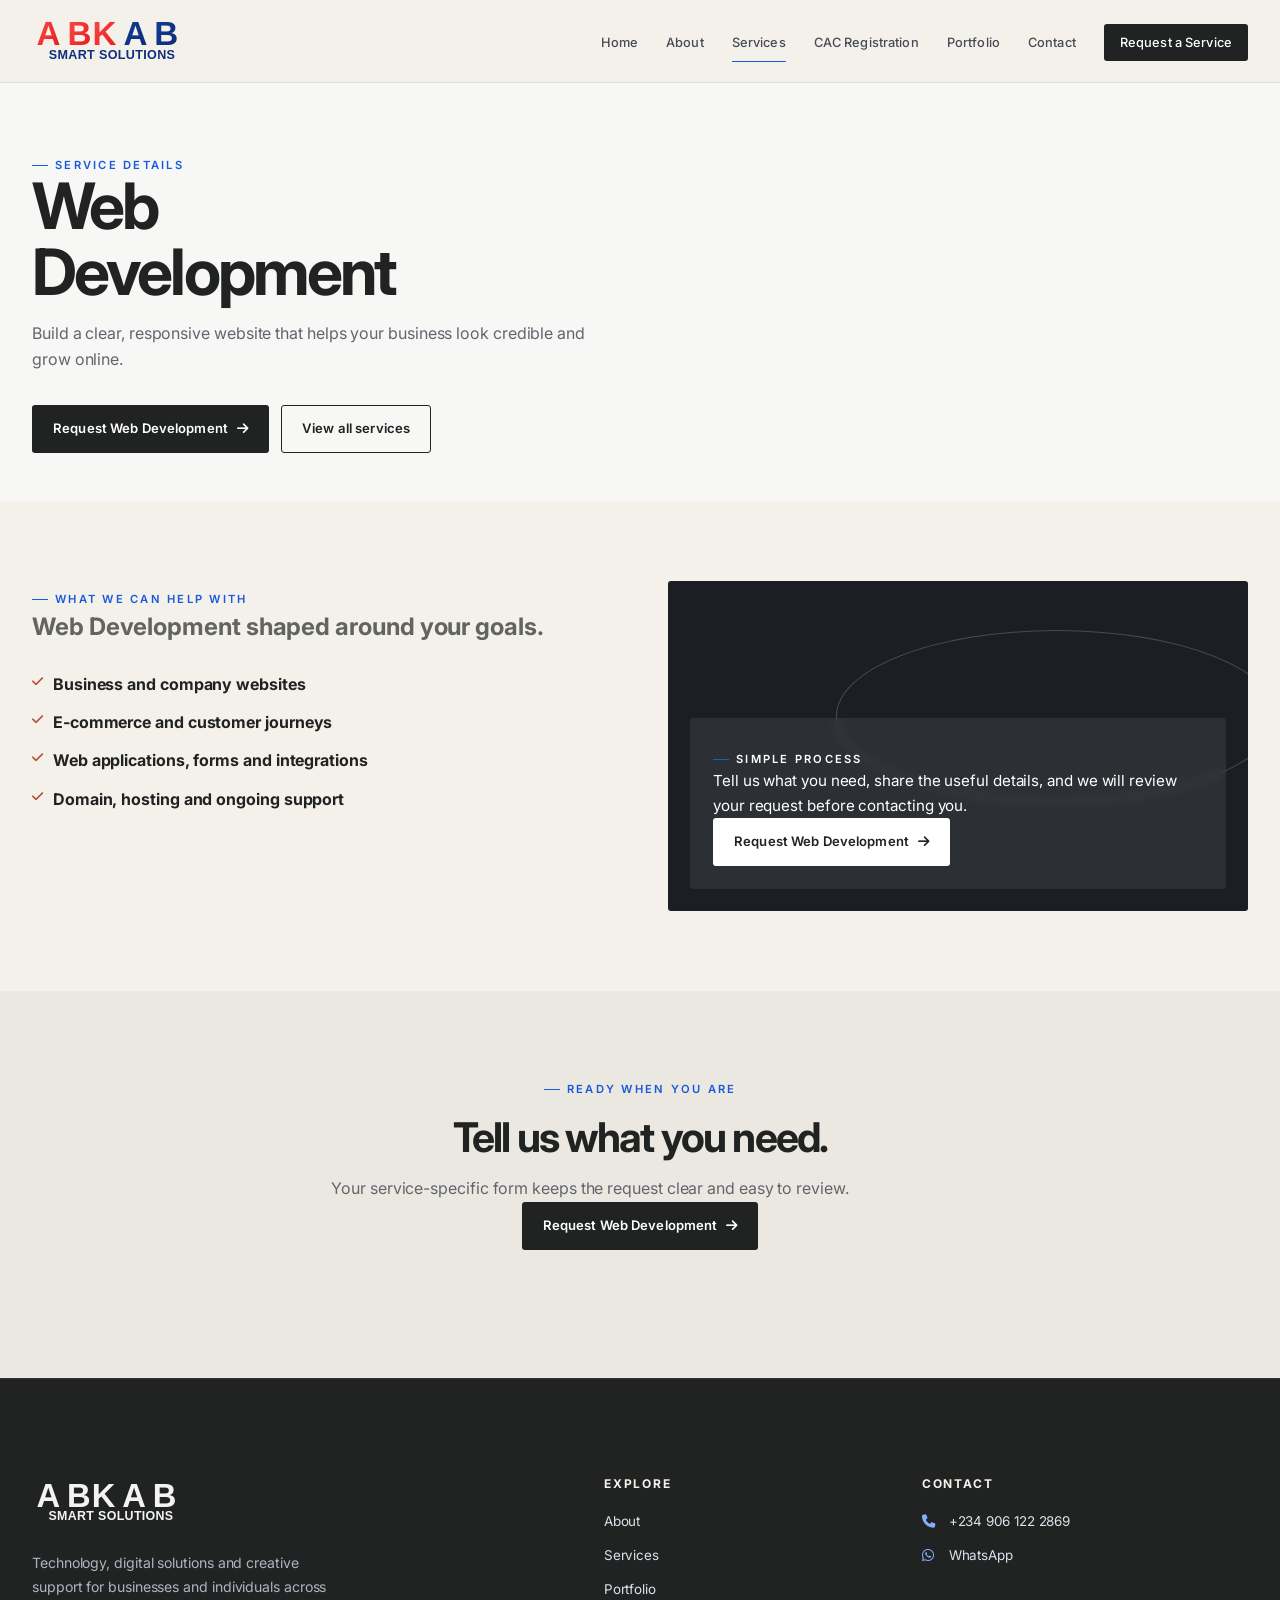
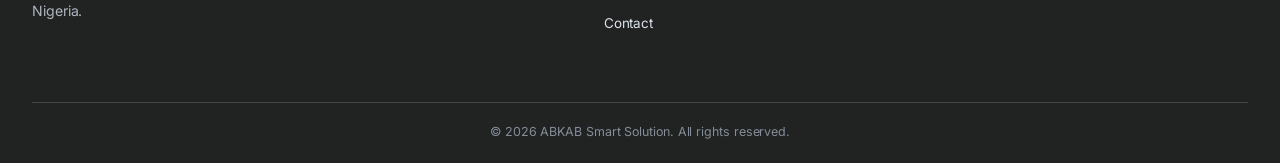
<file: ABKAB-SMART-SOLUTION/service.html>
<!doctype html>
<html lang="en">
<head>
  <meta charset="utf-8">
  <meta name="viewport" content="width=device-width,initial-scale=1">
  <title>Service Details | ABKAB Smart Solution</title>
  <meta name="description" content="Explore an ABKAB Smart Solution service and send a focused request.">
  <link rel="icon" href="images/favicon.svg" type="image/svg+xml">
  <link rel="stylesheet" href="https://fonts.googleapis.com/css2?family=Inter:wght@400;500;600;700;800&amp;display=swap">
  <link rel="stylesheet" href="https://cdnjs.cloudflare.com/ajax/libs/font-awesome/6.4.0/css/all.min.css">
  <link rel="stylesheet" href="css/style.css">
</head>
<body>
  <a class="skip-link" href="#main-content">Skip to content</a>
  <header class="site-header"><div class="container nav-container"><a class="brand" href="/"><img class="brand-logo-image" src="images/logo.svg" alt="ABKAB Smart Solution"></a><button class="nav-toggle" aria-controls="mainNav" aria-expanded="false" aria-label="Open navigation"><i class="fas fa-bars"></i></button><nav class="main-nav" id="mainNav"><ul><li><a href="/">Home</a></li><li><a href="about.html">About</a></li><li><a class="active" href="services.html">Services</a></li><li><a href="cac.html">CAC Registration</a></li><li><a href="portfolio.html">Portfolio</a></li><li><a href="contact.html">Contact</a></li><li><a class="nav-cta" href="request.html">Request a Service</a></li></ul></nav></div></header>
  <main id="main-content">
    <section class="page-hero"><div class="container"><div class="section-heading"><span class="eyebrow">Service details</span><h1 id="serviceDetailTitle">Service</h1><p id="serviceDetailIntro">Practical support shaped around your goals.</p><div class="hero-actions"><a id="serviceRequestLink" class="btn btn-primary" href="request.html">Request this service <i class="fas fa-arrow-right"></i></a><a class="btn btn-secondary" href="services.html">View all services</a></div></div></div></section>
    <section class="section"><div class="container service-detail-grid"><article><span class="eyebrow">What we can help with</span><h2 id="serviceDetailHeading">Focused, professional delivery.</h2><ul id="serviceFeatures" class="check-list"></ul></article><aside class="about-panel"><div class="about-panel-content"><span class="eyebrow" style="color:#fff">Simple process</span><p>Tell us what you need, share the useful details, and we will review your request before contacting you.</p><a id="serviceRequestLinkTwo" class="btn btn-light" href="request.html">Start your request</a></div></aside></div></section>
    <section class="section section-soft"><div class="container section-heading centered"><span class="eyebrow">Ready when you are</span><h2>Tell us what you need.</h2><p>Your service-specific form keeps the request clear and easy to review.</p><a id="serviceRequestLinkThree" class="btn btn-primary" href="request.html">Request this service <i class="fas fa-arrow-right"></i></a></div></section>
  </main>
  <footer class="site-footer"><div class="container footer-grid"><div class="footer-brand"><img class="footer-logo" src="images/logo.svg" alt="ABKAB Smart Solution"><p>Technology, digital solutions and creative support for businesses and individuals across Nigeria.</p></div><div><h3>Explore</h3><ul class="footer-links"><li><a href="about.html">About</a></li><li><a href="services.html">Services</a></li><li><a href="portfolio.html">Portfolio</a></li><li><a href="contact.html">Contact</a></li></ul></div><div><h3>Contact</h3><div class="footer-contact"><a href="tel:+2349061222869"><i class="fas fa-phone"></i> +234 906 122 2869</a><a href="https://wa.me/2349061222869" target="_blank" rel="noopener"><i class="fab fa-whatsapp"></i> WhatsApp</a></div></div></div><div class="container site-copy">&copy; 2026 ABKAB Smart Solution. All rights reserved.</div></footer>
  <script src="js/service-detail.js"></script><script src="js/script.js"></script>
</body>
</html>
</file>
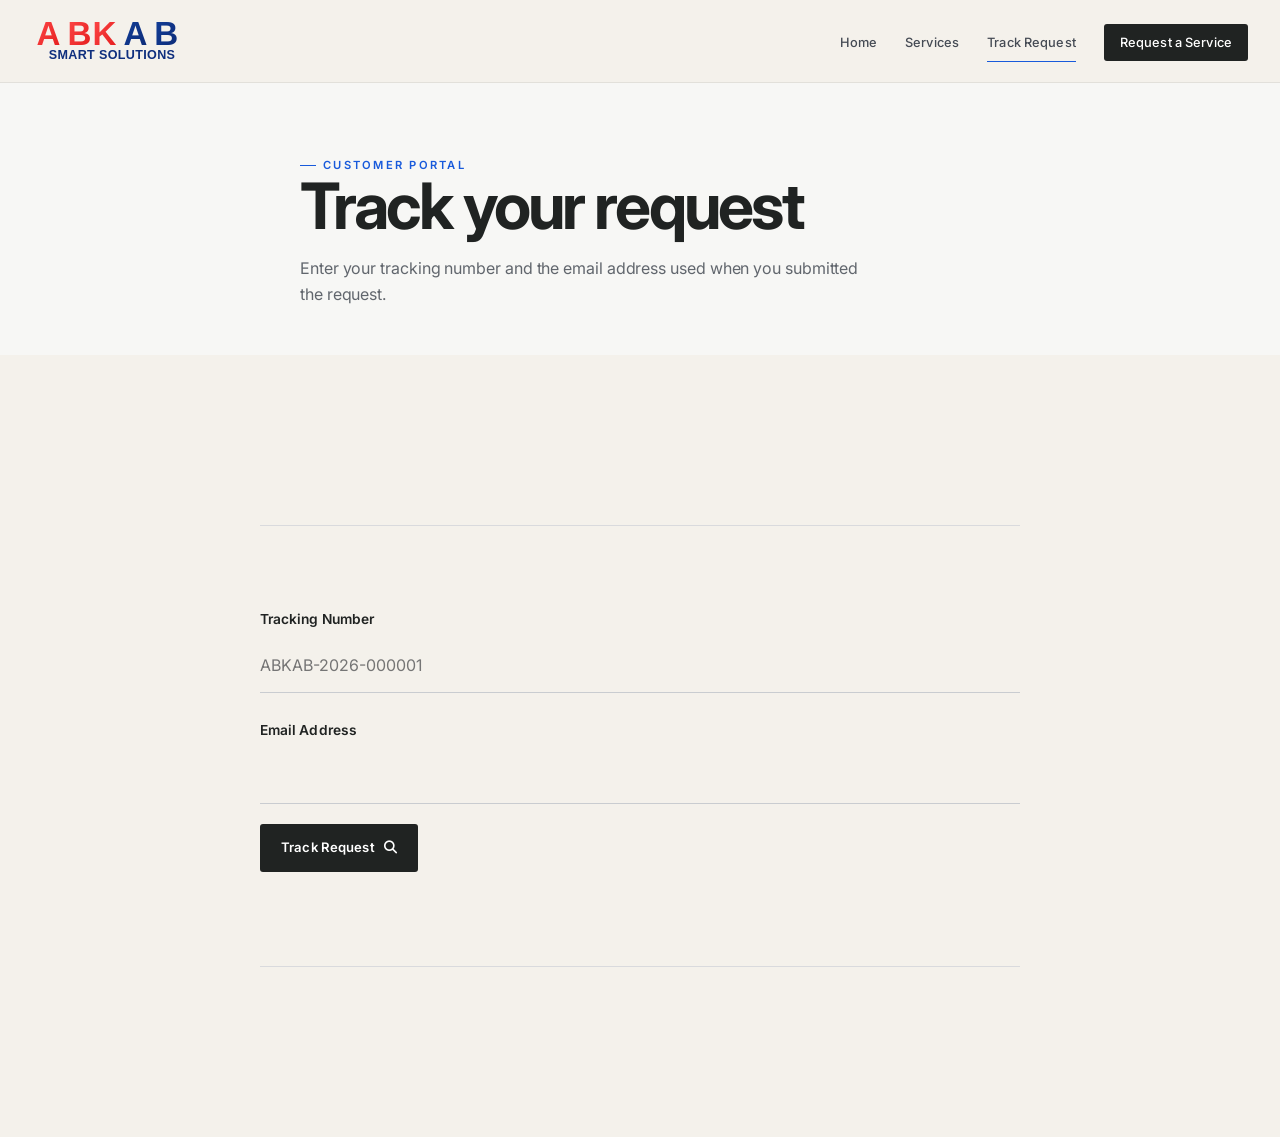
<file: ABKAB-SMART-SOLUTION/track-request.html>
<!doctype html>
<html lang="en">
<head>
  <meta charset="utf-8">
  <meta name="viewport" content="width=device-width,initial-scale=1">
  <title>Track Request | ABKAB Smart Solution</title>
  <meta name="description" content="Securely check the current status of your ABKAB Smart Solution service request using your tracking number and email address.">
  <meta name="robots" content="noindex, follow">
  <link rel="canonical" href="https://www.abkabsmartsolution.site/track-request.html">
  <link rel="icon" href="images/favicon.svg" type="image/svg+xml">
  <meta property="og:type" content="website">
  <meta property="og:url" content="https://www.abkabsmartsolution.site/track-request.html">
  <meta property="og:title" content="Track Request | ABKAB Smart Solution">
  <meta property="og:description" content="Securely check the current status of your ABKAB Smart Solution service request.">
  <meta property="og:image" content="https://www.abkabsmartsolution.site/images/abkab-social-preview.jpg">
  <meta property="og:site_name" content="ABKAB Smart Solution">
  <meta name="twitter:card" content="summary_large_image">
  <link rel="preconnect" href="https://fonts.googleapis.com">
  <link rel="preconnect" href="https://fonts.gstatic.com" crossorigin>
  <link href="https://fonts.googleapis.com/css2?family=Inter:wght@400;500;600;700;800&display=swap" rel="stylesheet">
  <link rel="stylesheet" href="https://cdnjs.cloudflare.com/ajax/libs/font-awesome/6.4.0/css/all.min.css">
  <link rel="stylesheet" href="css/style.css">
</head>
<body>
  <a class="skip-link" href="#main-content">Skip to content</a>
  <header class="site-header"><div class="container nav-container">
    <a class="brand" href="/" aria-label="ABKAB Smart Solution home"><img class="brand-logo-image" src="images/logo.svg" alt="ABKAB Smart Solution"></a>
    <button class="nav-toggle" aria-controls="mainNav" aria-expanded="false" aria-label="Open navigation"><i class="fas fa-bars"></i></button>
    <nav class="main-nav" id="mainNav" aria-label="Primary navigation"><ul>
      <li><a href="/">Home</a></li><li><a href="services.html">Services</a></li><li><a class="active" href="track-request.html">Track Request</a></li><li><a class="nav-cta" href="request.html">Request a Service</a></li>
    </ul></nav>
  </div></header>
  <main id="main-content">
    <section class="page-hero"><div class="container section-heading"><span class="eyebrow">Customer portal</span><h1>Track your request</h1><p>Enter your tracking number and the email address used when you submitted the request.</p></div></section>
    <section class="section"><div class="container portal-narrow">
      <form id="trackingForm" class="contact-form" novalidate>
        <div class="form-grid"><div class="field full"><label for="trackingId">Tracking Number</label><input id="trackingId" required placeholder="ABKAB-2026-000001" autocomplete="off"></div><div class="field full"><label for="trackingEmail">Email Address</label><input id="trackingEmail" type="email" required autocomplete="email"></div></div>
        <div class="form-actions"><button class="btn btn-primary" type="submit">Track Request <i class="fas fa-magnifying-glass"></i></button></div><p id="trackingStatus" class="form-status" role="status" aria-live="polite"></p>
      </form>
      <section id="trackingResult" class="request-result" hidden aria-live="polite"><h2>Request status</h2><dl><div><dt>Tracking Number</dt><dd id="resultId"></dd></div><div><dt>Customer Name</dt><dd id="resultCustomer"></dd></div><div><dt>Service Requested</dt><dd id="resultService"></dd></div><div><dt>Current Status</dt><dd id="resultStatus"></dd></div><div><dt>Date Submitted</dt><dd id="resultCreated"></dd></div><div><dt>Last Updated</dt><dd id="resultUpdated"></dd></div></dl><div class="request-timeline" aria-label="Request progress"><div data-step="submitted"><span>1</span><strong>Submitted</strong></div><div data-step="review"><span>2</span><strong>Under Review</strong></div><div data-step="processing"><span>3</span><strong>Processing</strong></div><div data-step="completed"><span>4</span><strong>Completed</strong></div></div><p class="customer-notes"><strong>Customer update</strong><span id="resultNote">No customer-facing update has been added.</span></p><div id="trackingFollowup" class="tracking-followup" hidden><h3>Need help with this request?</h3><p>Keep your tracking number and contact ABKAB if you need to clarify the service or provide more information.</p><div class="tracking-card-actions"><a id="trackingWhatsappLink" class="btn btn-whatsapp" href="https://wa.me/2349061222869" target="_blank" rel="noopener">Chat about this request <i class="fab fa-whatsapp"></i></a><a class="btn btn-secondary" href="request.html">Request Another Service <i class="fas fa-arrow-right"></i></a></div></div></section>
    </div></section>
  </main>
  <script src="js/tracking-slip.js"></script><script src="js/script.js"></script><script src="js/track-request.js"></script>
</body>
</html>
</file>
<file: ABKAB-SMART-SOLUTION/css/style.css>
/* ABKAB SMART SOLUTION — design system */
:root{
  /* Brand hues (unchanged identity) */
  --navy:#0c2a76;--navy-950:#071841;--blue:#1463d9;--red:#e31a1a;--gold:#b78a36;
  /* Semantic tokens — light theme */
  --bg:#f7f9fd;--surface:#fff;--surface-alt:#f5f8fd;--pale:#eef4ff;
  --text:#526078;--text-muted:#71809a;--ink:#14213d;--line:#dfe6f1;
  --primary:var(--navy);--primary-hover:var(--navy-950);--secondary:#c8d8f5;--accent:var(--red);
  --header-bg:rgba(255,255,255,.94);--card:#fff;--input-bg:#fff;--input-border:#cdd8e9;
  --shadow:0 16px 42px rgba(12,42,118,.09);--shadow-hover:0 22px 48px rgba(12,42,118,.13);
  --focus-ring:#72a6ff;
  --radius:14px;--radius-sm:10px;--font:Inter,system-ui,-apple-system,BlinkMacSystemFont,"Segoe UI",sans-serif;--heading-font:var(--font);color-scheme:light}
@media(prefers-color-scheme:dark){:root{
  --bg:#0a1224;--surface:#0f1a33;--surface-alt:#0c1730;--pale:#152447;
  --text:#b6c4dd;--text-muted:#8b9abb;--ink:#eaf0fb;--line:#24345c;
  --primary:#7ea6f5;--primary-hover:#a3c0f9;--secondary:#2c4070;--accent:#f2706f;
  --header-bg:rgba(10,18,36,.92);--card:#111d3a;--input-bg:#0c1730;--input-border:#2c3f6b;
  --shadow:0 16px 42px rgba(0,0,0,.4);--shadow-hover:0 22px 48px rgba(0,0,0,.55);
  --focus-ring:#7ea6f5;color-scheme:dark}}
/* Premium editorial layer */
:root{--bg:#f4f1eb;--surface:#fbfaf7;--surface-alt:#ebe8e1;--pale:#e5edf5;--text:#62645f;--text-muted:#85867f;--ink:#202322;--line:#d8d6cf;--navy:#1e4f86;--navy-950:#122e4d;--blue:#2b6aa5;--red:#b44e3c;--radius:4px;--shadow:0 18px 44px rgba(32,35,34,.08);--shadow-hover:0 22px 48px rgba(32,35,34,.12)}
body{background:var(--bg);line-height:1.65}.container{width:min(1160px,calc(100% - 48px))}.section{padding:112px 0}.section-heading{margin-bottom:50px}.section-heading h2,.section-heading h1,.hero h1{line-height:1.08;letter-spacing:-.045em}.eyebrow{color:var(--navy);letter-spacing:.16em;font-size:.68rem}.eyebrow::before{background:var(--red);width:18px}.site-header{background:rgba(244,241,235,.9);backdrop-filter:blur(16px)}.nav-container{min-height:82px}.brand-logo-image{width:160px}.main-nav ul{gap:22px}.nav-cta{border-radius:3px}.btn{border-radius:3px;min-height:50px;box-shadow:none}.btn:hover{box-shadow:none;transform:translateY(-1px)}
.hero.premium-hero{padding:72px 0 96px;background:var(--bg)}.premium-hero .hero-grid{grid-template-columns:.9fr 1.1fr;gap:72px}.hero h1{font-size:clamp(3rem,6.2vw,6rem);max-width:650px}.hero-copy{max-width:500px;margin-top:28px;font-size:1.05rem}.hero-actions{margin-top:34px;gap:12px}.hero-media{min-height:550px;position:relative;overflow:hidden;background:linear-gradient(130deg,#1e252b,#41515b 48%,#c1b9ac);background-size:cover;background-position:center;box-shadow:var(--shadow)}.hero-media:before{content:'';position:absolute;inset:15% 12% 0;background:linear-gradient(135deg,rgba(255,255,255,.26),transparent 32%),linear-gradient(180deg,transparent 45%,rgba(13,21,27,.58));clip-path:polygon(0 11%,78% 0,100% 13%,91% 100%,0 90%);border:1px solid rgba(255,255,255,.28)}.hero-media.has-managed-media:before{display:none}.media-caption{position:absolute;right:24px;bottom:20px;left:24px;display:flex;justify-content:space-between;color:#fff;font-size:.73rem;letter-spacing:.12em;text-transform:uppercase}.statement-section{padding:84px 0;border-top:1px solid var(--line);border-bottom:1px solid var(--line);background:var(--surface)}.statement{max-width:960px;font-size:clamp(1.8rem,3.5vw,3.4rem);line-height:1.1;letter-spacing:-.04em;color:var(--ink)}.editorial-services{border-top:1px solid var(--line)}.editorial-services a{display:grid;grid-template-columns:70px 1.1fr 1.35fr 30px;gap:20px;align-items:center;padding:24px 0;border-bottom:1px solid var(--line);transition:padding .2s,color .2s}.editorial-services a:hover{padding-inline:10px;color:var(--navy)}.editorial-services span,.process-step span,.reason>span{font-size:.72rem;color:var(--red);letter-spacing:.12em}.editorial-services h3{font-size:1.25rem;color:var(--ink)}.editorial-services p{max-width:360px}.section-link-row{margin-top:28px}.section-dark{background:#202322;color:#bec2bd}.section-dark h2,.section-dark h3{color:#f5f2eb}.split-intro{display:grid;grid-template-columns:1fr 1fr;gap:80px;align-items:end}.split-intro h2{margin-top:16px;max-width:560px;font-size:clamp(2.2rem,4vw,4rem);color:var(--ink);letter-spacing:-.045em;line-height:1.05}.section-dark .split-intro h2{color:#f5f2eb}.split-intro>p{max-width:420px}.editorial-reasons{grid-template-columns:repeat(3,1fr);gap:0;margin-top:80px}.editorial-reasons .reason{padding:0 32px 0 0;border-top:1px solid rgba(255,255,255,.25);padding-top:24px}.editorial-reasons .reason p{margin-top:12px}.portfolio-preview{display:grid;grid-template-columns:1.25fr .75fr;gap:24px}.project-card{border-radius:0;background:transparent;box-shadow:none}.project-card img{width:100%;aspect-ratio:1.35;object-fit:cover;background:var(--surface-alt)}.project-card:first-child img{aspect-ratio:1.55}.project-info{padding:20px 0}.project-type{color:var(--red);font-size:.7rem;font-weight:800;letter-spacing:.12em;text-transform:uppercase}.project-info h3,.project-info h2{margin-top:8px;color:var(--ink)}.project-info p{margin-top:8px}.section-process{background:var(--surface)}.process-list.process-v2{display:grid;grid-template-columns:repeat(4,1fr);gap:0;border-top:1px solid var(--line)}.process-step{padding:24px 18px 0 0;border-right:1px solid var(--line);min-height:116px}.process-step:not(:first-child){padding-left:24px}.process-step:last-child{border-right:0}.process-step h3{margin-top:24px;color:var(--ink)}.final-cta{background:#d9e3ea}.final-cta h2{max-width:650px;margin:18px 0 14px;font-size:clamp(2.5rem,5vw,5.2rem);line-height:1;letter-spacing:-.05em;color:var(--ink)}.final-cta p{max-width:500px;margin-bottom:28px}.site-footer{background:#202322;color:#bec2bd;padding-top:76px}.site-footer h3,.site-footer a{color:#f4f1eb}.footer-brand p{max-width:310px}.site-copy{border-top:1px solid rgba(255,255,255,.16);margin-top:60px;padding:20px 0;font-size:.8rem}
/* Admin control center */.admin-page{background:#f4f1eb}.admin-shell{max-width:none;padding:0}.admin-layout{display:grid;grid-template-columns:240px 1fr;min-height:100vh}.admin-sidebar{padding:28px 20px;background:#202322;color:#c4c8c2;display:flex;flex-direction:column;gap:28px}.admin-sidebar .brand-logo-image{filter:brightness(0) invert(1);width:142px}.admin-kicker{font-size:.62rem;letter-spacing:.14em;color:#8f9890}.admin-nav{display:grid;gap:4px}.admin-nav button{padding:11px 12px;border:0;background:transparent;color:inherit;text-align:left;border-radius:3px;font:inherit;font-size:.88rem;cursor:pointer}.admin-nav button:hover,.admin-nav button.active{background:#34403d;color:#fff}.admin-sidebar .btn{margin-top:auto}.admin-main{padding:48px min(6vw,80px);max-width:1450px;width:100%}.admin-title,.panel-heading{display:flex;justify-content:space-between;gap:20px;align-items:flex-end;margin-bottom:34px}.admin-title h1,.panel-heading h2{margin-top:10px;color:var(--ink);letter-spacing:-.04em}.admin-panel{max-width:1100px}.admin-stats{display:grid;grid-template-columns:repeat(4,1fr);gap:1px;border:1px solid var(--line);background:var(--line)}.admin-stat{background:var(--surface);padding:22px}.admin-stat strong{display:block;font-size:2rem;color:var(--ink)}.admin-stat span,.admin-request small,.cms-item small{display:block;font-size:.74rem;color:var(--text-muted)}.admin-note{padding:24px 0}.admin-filters{display:flex;gap:12px;margin-bottom:20px}.admin-filters input{flex:1}.admin-list,.cms-list{display:grid;gap:14px}.admin-request,.cms-item{background:var(--surface);border:1px solid var(--line);padding:22px;display:grid;gap:16px}.admin-request>div:first-child,.cms-item>div:first-child{display:grid;gap:4px}.admin-request strong,.cms-item strong{color:var(--ink)}.admin-request label{display:grid;gap:6px;font-size:.76rem;font-weight:700;color:var(--ink)}.admin-request-actions,.cms-item-actions{display:flex;gap:8px;flex-wrap:wrap}.cms-form{background:var(--surface);padding:28px;border:1px solid var(--line)}.cms-form small{color:var(--text-muted)}.cms-item{display:flex;justify-content:space-between;align-items:center}.portal-narrow{max-width:500px;margin:10vh auto}
@media(max-width:760px){.container{width:min(100% - 32px,600px)}.section{padding:76px 0}.nav-container{min-height:70px}.brand-logo-image{width:140px}.nav-toggle{display:block;background:transparent;border:0}.main-nav{position:absolute;top:70px;right:16px;left:16px;padding:14px;background:var(--surface);border:1px solid var(--line);box-shadow:var(--shadow);display:none}.main-nav.is-open{display:block}.main-nav ul{display:grid;gap:0}.main-nav a{display:block;padding:13px 10px}.main-nav a:not(.nav-cta)::after{display:none}.main-nav .nav-cta{margin-top:8px;text-align:center}.premium-hero{padding-top:48px!important}.premium-hero .hero-grid{grid-template-columns:1fr;gap:42px}.hero h1{font-size:clamp(2.7rem,13vw,4.2rem)}.hero-media{min-height:360px}.editorial-services a{grid-template-columns:42px 1fr 20px;gap:10px}.editorial-services p{grid-column:2;grid-row:2}.editorial-services i{grid-column:3;grid-row:1}.split-intro{grid-template-columns:1fr;gap:18px}.editorial-reasons{grid-template-columns:1fr;gap:28px;margin-top:48px}.editorial-reasons .reason{padding-right:0}.portfolio-preview{grid-template-columns:1fr;gap:14px}.portfolio-preview .project-card:nth-child(2){display:block}.process-list.process-v2{grid-template-columns:repeat(2,1fr)}.process-step{border-bottom:1px solid var(--line);padding:20px 0!important}.process-step:nth-child(odd){border-right:1px solid var(--line);padding-right:16px!important}.process-step:nth-child(even){padding-left:16px!important}.admin-layout{display:block}.admin-sidebar{position:sticky;top:0;z-index:20;padding:14px 16px;display:grid;grid-template-columns:1fr auto;gap:10px}.admin-sidebar .brand-logo-image{width:118px}.admin-kicker{display:none}.admin-nav{grid-column:1/-1;display:flex;overflow-x:auto}.admin-nav button{white-space:nowrap}.admin-sidebar .btn{margin:0}.admin-main{padding:28px 16px}.admin-stats{grid-template-columns:repeat(2,1fr)}.admin-filters{display:grid;grid-template-columns:1fr 1fr}.admin-filters input{grid-column:1/-1}.cms-form{padding:18px}.cms-item{display:grid}.admin-title{align-items:flex-start}}
@media(prefers-reduced-motion:reduce){*,*:before,*:after{scroll-behavior:auto!important;transition-duration:.01ms!important;animation-duration:.01ms!important}}
*{box-sizing:border-box;margin:0} html{scroll-behavior:smooth} body{font-family:var(--font);color:var(--text);background:var(--bg);font-size:16px;line-height:1.65} img{display:block;width:100%;max-width:100%;height:auto} a{color:inherit;text-decoration:none} ul{padding:0;list-style:none} button,input,select,textarea{font:inherit} button{cursor:pointer} :focus-visible{outline:3px solid var(--focus-ring);outline-offset:3px}.container{width:min(1180px,calc(100% - 40px));margin-inline:auto}.skip-link{position:fixed;z-index:100;top:-5rem;left:1rem;padding:.7rem 1rem;background:var(--navy-950);color:#fff;border-radius:0 0 8px 8px}.skip-link:focus{top:0}.section{padding:80px 0}.section-soft{background:var(--surface-alt)}.eyebrow{display:inline-flex;align-items:center;gap:.45rem;color:var(--navy);font-size:.74rem;font-weight:800;letter-spacing:.12em;text-transform:uppercase}.eyebrow::before{width:24px;height:2px;background:var(--red);content:''}.section-heading{max-width:640px;margin-bottom:38px}.section-heading.centered{margin-inline:auto;text-align:center}.section-heading.centered .eyebrow{justify-content:center}.section-heading h1,.section-heading h2,.hero h1{font-family:var(--heading-font);color:var(--ink);font-weight:800;letter-spacing:-.02em;line-height:1.15}.section-heading h1{font-size:clamp(2rem,4vw,3.1rem)}.section-heading h2{margin-top:14px;font-size:clamp(1.65rem,2.8vw,2.35rem)}.section-heading p{margin-top:14px;font-size:1rem;line-height:1.7}.page-hero{padding:80px 0 54px;background:radial-gradient(circle at 88% 0,var(--pale) 0,transparent 27%),linear-gradient(180deg,var(--surface-alt),var(--surface))}.page-hero .section-heading{margin-bottom:0}.text-link{display:inline-flex;align-items:center;gap:.45rem;color:var(--navy);font-size:.9rem;font-weight:800}.text-link:hover{color:var(--red)}
/* Header */.site-header{position:sticky;top:0;z-index:50;background:var(--header-bg);border-bottom:1px solid transparent;backdrop-filter:blur(14px);transition:border-color .2s,box-shadow .2s}.site-header.is-scrolled{border-color:var(--line);box-shadow:0 7px 28px rgba(12,42,118,.06)}.nav-container{display:flex;align-items:center;min-height:78px;gap:26px}.brand{display:flex;align-items:center;flex-shrink:0}.brand-logo-image{width:176px;height:auto}.main-nav{margin-left:auto}.main-nav ul{display:flex;align-items:center;gap:25px}.main-nav a{position:relative;color:var(--ink);font-size:.89rem;font-weight:700}.main-nav a:not(.nav-cta)::after{position:absolute;right:0;bottom:-10px;left:0;height:2px;background:var(--red);content:'';transform:scaleX(0);transition:transform .2s}.main-nav a:hover:not(.nav-cta)::after,.main-nav a.active:not(.nav-cta)::after{transform:scaleX(1)}.nav-cta{padding:10px 16px;border-radius:9px;background:var(--navy);color:#fff!important}.nav-cta:hover{background:var(--navy-950)}.nav-toggle{display:none;margin-left:auto;width:44px;height:44px;border:1px solid var(--line);border-radius:10px;background:var(--surface);color:var(--navy);font-size:1.1rem}
/* Buttons */.btn{display:inline-flex;align-items:center;justify-content:center;gap:.55rem;min-height:48px;padding:12px 20px;border:1px solid transparent;border-radius:10px;font-size:.92rem;font-weight:800;line-height:1;transition:transform .2s,box-shadow .2s,background .2s,border-color .2s}.btn:hover{transform:translateY(-2px);box-shadow:0 10px 22px rgba(12,42,118,.15)}.btn:focus-visible{transform:none;outline:3px solid var(--focus-ring);outline-offset:2px}.btn-primary{background:var(--navy);color:#fff}.btn-primary:hover{background:var(--navy-950)}.btn-secondary{border-color:var(--secondary);background:var(--surface);color:var(--navy)}.btn-secondary:hover{border-color:var(--navy);background:var(--pale)}.btn-whatsapp{background:#20a563;color:#fff}.btn-whatsapp:hover{background:#157d48}.btn-light{background:#fff;color:var(--navy)}
/* Home */.hero{position:relative;overflow:hidden;padding:88px 0 76px;background:radial-gradient(circle at 78% 28%,rgba(20,99,217,.13),transparent 26%),radial-gradient(circle at 95% 0,rgba(227,26,26,.09),transparent 17%),linear-gradient(180deg,var(--surface-alt) 0%,var(--surface) 86%)}.hero-grid{display:grid;grid-template-columns:1.08fr .92fr;align-items:center;gap:62px}.hero h1{margin-top:16px;font-size:clamp(2.1rem,3.4vw,3.5rem)}.hero h1 span{color:var(--navy)}.hero-copy{max-width:560px;margin-top:20px;font-size:1.05rem}.hero-actions{display:flex;flex-wrap:wrap;gap:12px;margin-top:28px}.hero-trust{display:flex;gap:18px;margin-top:34px;font-size:.86rem;font-weight:700;color:var(--ink)}.hero-trust span{display:flex;align-items:center;gap:7px}.hero-trust i{color:var(--red)}.hero-art{position:relative;min-height:430px}.hero-art::before{position:absolute;inset:6% 7%;border:1px solid var(--line);border-radius:32px;background:linear-gradient(145deg,var(--surface),var(--pale));content:'';transform:rotate(5deg)}.solution-window{position:absolute;inset:44px 8px 35px 35px;overflow:hidden;border:1px solid rgba(255,255,255,.8);border-radius:24px;background:var(--navy-950);box-shadow:0 28px 70px rgba(7,24,65,.25);transform:rotate(-2.5deg)}.window-bar{display:flex;gap:6px;padding:15px 18px;border-bottom:1px solid rgba(255,255,255,.1)}.window-bar span{width:8px;height:8px;border-radius:50%;background:#ff7373}.window-bar span:nth-child(2){background:#f8ce68}.window-bar span:nth-child(3){background:#64ca93}.window-body{display:grid;grid-template-columns:1.1fr .9fr;gap:16px;padding:25px}.window-label{color:#a9c9ff;font-size:.7rem;font-weight:800;letter-spacing:.1em;text-transform:uppercase}.window-title{margin-top:9px;color:#fff;font-size:clamp(1.5rem,3vw,2.3rem);font-weight:800;line-height:1.15}.window-line{height:8px;margin-top:14px;border-radius:20px;background:rgba(255,255,255,.15)}.window-line.short{width:67%}.window-stack{display:grid;gap:12px}.window-card{min-height:92px;padding:15px;border-radius:14px;background:rgba(255,255,255,.09);border:1px solid rgba(255,255,255,.09)}.window-card strong{display:block;margin-top:8px;color:#fff;font-size:1.1rem}.window-card.accent{background:linear-gradient(135deg,#db1f2b,#9d1020)}.floating-note{position:absolute;right:-8px;bottom:14px;display:flex;align-items:center;gap:10px;padding:13px 16px;border-radius:13px;background:#fff;box-shadow:var(--shadow);color:var(--ink);font-size:.8rem;font-weight:800}.floating-note i{color:var(--red);font-size:1.15rem}.quick-strip{position:relative;z-index:2;margin-top:-20px}.quick-grid{display:grid;grid-template-columns:repeat(3,1fr);border:1px solid var(--line);border-radius:16px;background:var(--card);box-shadow:var(--shadow)}.quick-item{display:flex;align-items:center;gap:13px;padding:21px 26px;border-right:1px solid var(--line)}.quick-item:last-child{border:0}.quick-item i{display:grid;place-items:center;width:40px;height:40px;border-radius:10px;background:var(--pale);color:var(--primary)}.quick-item strong{display:block;color:var(--ink);font-size:.9rem}.quick-item span{font-size:.78rem}.about-grid{display:grid;grid-template-columns:.9fr 1.1fr;align-items:center;gap:80px}.about-panel{position:relative;min-height:370px;border-radius:22px;background:linear-gradient(145deg,var(--navy),var(--navy-950));box-shadow:var(--shadow);overflow:hidden}.about-panel::before{position:absolute;inset:15% -5% auto 29%;height:170px;border:1px solid rgba(255,255,255,.2);border-radius:50%;content:''}.about-panel-content{position:absolute;right:25px;bottom:24px;left:25px;padding:23px;border-radius:15px;background:rgba(255,255,255,.1);color:#fff;backdrop-filter:blur(4px)}.about-panel-content p{font-size:.95rem}.check-list{display:grid;gap:12px;margin-top:24px}.check-list li{display:flex;gap:10px;color:var(--ink);font-weight:700}.check-list i{margin-top:5px;color:var(--red);font-size:.8rem}.service-grid{display:grid;grid-template-columns:repeat(3,1fr);gap:18px}.service-card{display:flex;flex-direction:column;min-height:270px;padding:26px;border:1px solid var(--line);border-radius:var(--radius);background:var(--card);transition:transform .2s,box-shadow .2s,border-color .2s}.service-card:hover{transform:translateY(-5px);box-shadow:var(--shadow-hover);border-color:var(--secondary)}.service-icon{display:grid;place-items:center;width:46px;height:46px;border-radius:12px;background:var(--pale);color:var(--primary);font-size:1.2rem}.service-card h3{margin-top:22px;color:var(--ink);font-size:1.18rem;line-height:1.3}.service-card p{margin:10px 0 17px;font-size:.9rem}.service-card .text-link{margin-top:auto}.reason-grid{display:grid;grid-template-columns:repeat(4,1fr);gap:16px}.reason{padding:24px 20px;border-top:2px solid var(--accent);background:var(--card);border-radius:0 0 var(--radius-sm) var(--radius-sm)}.reason h3{margin-top:15px;color:var(--ink);font-size:1rem}.reason p{margin-top:8px;font-size:.88rem}.reason-number{color:var(--text-muted);opacity:.55;font-size:1.8rem;font-weight:800}.process-list{display:grid;grid-template-columns:repeat(3,1fr);gap:14px;counter-reset:process}.process-step{position:relative;padding:26px 22px 24px;border:1px solid var(--line);border-radius:14px;background:var(--card)}.process-step::before{display:block;margin-bottom:17px;color:var(--accent);font-size:.78rem;font-weight:800;letter-spacing:.14em;content:'0' counter(process);counter-increment:process}.process-step h3{color:var(--ink);font-size:1rem}.process-step p{margin-top:8px;font-size:.86rem}.portfolio-preview{display:grid;grid-template-columns:repeat(3,1fr);gap:18px}.project-card{overflow:hidden;border:1px solid var(--line);border-radius:var(--radius);background:var(--card);transition:transform .2s,box-shadow .2s}.project-card:hover{transform:translateY(-4px);box-shadow:var(--shadow-hover)}.project-card img{width:100%;aspect-ratio:1.66;object-fit:cover;background:var(--pale)}.project-info{padding:20px}.project-info h3{color:var(--ink);font-size:1rem}.project-type{display:inline-block;margin-bottom:9px;color:var(--navy);font-size:.72rem;font-weight:800;letter-spacing:.08em;text-transform:uppercase}.project-info p{margin-top:9px;font-size:.86rem}.placeholder-note{display:inline-block;margin-top:12px;color:var(--muted);font-size:.74rem;font-style:italic}.testimonial-empty{display:grid;place-items:center;min-height:190px;padding:30px;border:1px dashed var(--line);border-radius:16px;background:var(--card);text-align:center}.testimonial-empty i{color:var(--red);font-size:1.5rem}.testimonial-empty h3{margin-top:11px;color:var(--ink);font-size:1.05rem}.testimonial-empty p{max-width:540px;margin-top:8px;font-size:.9rem}.faq-list{display:grid;gap:10px;max-width:820px;margin:auto}.faq-list details{border:1px solid var(--line);border-radius:12px;background:var(--card);transition:border-color .2s}.faq-list details[open]{border-color:var(--secondary)}.faq-list summary{position:relative;padding:18px 52px 18px 20px;color:var(--ink);font-weight:800;cursor:pointer;list-style:none;border-radius:12px}.faq-list summary::-webkit-details-marker{display:none}.faq-list details[open] summary{padding-bottom:10px}.faq-list summary::after{position:absolute;right:20px;content:'+';color:var(--red);font-size:1.3rem}.faq-list details[open] summary::after{content:'–'}.faq-list p{padding:0 18px 18px;font-size:.92rem}.cta-band{padding:70px 0;background:linear-gradient(110deg,var(--navy-950),var(--navy))}.cta-band .container{display:flex;align-items:center;justify-content:space-between;gap:30px}.cta-band h2{color:#fff;font-size:clamp(1.75rem,3vw,2.6rem);letter-spacing:-.035em;line-height:1.15}.cta-band p{margin-top:9px;color:#cbd9f3}.cta-band .btn{flex-shrink:0}
/* Inner pages */.service-detail-grid{display:grid;grid-template-columns:repeat(2,1fr);gap:18px}.service-detail{padding:28px;border:1px solid var(--line);border-radius:var(--radius);background:var(--card)}.service-detail .service-icon{margin-bottom:20px}.service-detail h2{color:var(--ink);font-size:1.2rem}.service-detail>p{margin-top:9px;font-size:.9rem}.service-detail ul{display:grid;gap:8px;margin-top:18px}.service-detail li{font-size:.88rem}.service-detail li::before{margin-right:8px;color:var(--red);content:'✓'}.service-detail .text-link{margin-top:20px}.contact-layout{display:grid;grid-template-columns:.82fr 1.18fr;gap:54px;align-items:start}.contact-options{display:grid;gap:12px;margin-top:28px}.contact-option{display:flex;align-items:center;gap:14px;padding:15px;border:1px solid var(--line);border-radius:12px}.contact-option i{display:grid;place-items:center;width:38px;height:38px;border-radius:10px;background:var(--pale);color:var(--primary)}.contact-option strong{display:block;color:var(--ink);font-size:.9rem}.contact-option span{display:block;font-size:.8rem}.contact-form{padding:30px;border:1px solid var(--line);border-radius:var(--radius);background:var(--card);box-shadow:var(--shadow)}.form-intro h2{color:var(--ink);font-size:1.35rem}.form-intro p{margin-top:6px;font-size:.88rem}.form-grid{display:grid;grid-template-columns:repeat(2,1fr);gap:16px;margin-top:24px}.field{display:grid;gap:7px}.field.full{grid-column:1/-1}.field label{color:var(--ink);font-size:.83rem;font-weight:800}.required{color:var(--red)}.field input,.field select,.field textarea{width:100%;border:1px solid var(--input-border);border-radius:9px;background:var(--input-bg);color:var(--ink);padding:12px 14px;outline:none;transition:border-color .2s,box-shadow .2s}.field textarea{min-height:130px;resize:vertical}.field input:focus,.field select:focus,.field textarea:focus{border-color:var(--blue);box-shadow:0 0 0 3px rgba(20,99,217,.12)}.form-actions{display:flex;align-items:center;flex-wrap:wrap;gap:15px;margin-top:20px}.form-status{min-height:24px;margin-top:14px;font-size:.86rem;font-weight:700}.form-status.success{color:#157d48}.form-status.error{color:#b42318}.contact-note{margin-top:24px;font-size:.8rem}.portfolio-filter{display:flex;flex-wrap:wrap;gap:8px;margin:0 0 28px}.project-status{display:inline-block;margin:0 0 9px 8px;padding:4px 8px;border-radius:999px;background:#eaf8f0;color:#157d48;font-size:.68rem;font-weight:800;letter-spacing:.07em;text-transform:uppercase}.filter-btn{padding:10px 14px;border:1px solid var(--line);border-radius:99px;background:var(--card);color:var(--ink);font-size:.78rem;font-weight:800}.filter-btn.active,.filter-btn:hover{border-color:var(--navy);background:var(--navy);color:#fff}.portfolio-full{display:grid;grid-template-columns:repeat(3,1fr);gap:18px}.project-card[hidden]{display:none}.portfolio-disclaimer{margin-bottom:24px;padding:15px 17px;border-left:3px solid var(--accent);background:var(--card);font-size:.9rem}
/* Footer */.site-footer{padding:60px 0 0;background:var(--navy-950);color:#b9c9e8}.footer-grid{display:grid;grid-template-columns:1.35fr .7fr .95fr;gap:48px;padding-bottom:48px}.footer-logo{width:190px;filter:brightness(0) invert(1) grayscale(1) contrast(3);opacity:.95}.footer-brand p{max-width:350px;margin-top:18px;font-size:.88rem}.site-footer h3{margin-bottom:14px;color:#fff;font-size:.9rem}.footer-links{display:grid;gap:8px;font-size:.87rem}.footer-links a:hover,.footer-contact a:hover{color:#fff}.footer-contact{display:grid;gap:10px;font-size:.87rem}.footer-contact i{width:18px;color:#fff}.site-copy{padding:18px 0;border-top:1px solid rgba(255,255,255,.1);font-size:.78rem;text-align:center}.whatsapp-float{position:fixed;z-index:20;right:18px;bottom:18px;display:grid;place-items:center;width:50px;height:50px;border-radius:50%;background:#1dab62;color:#fff;box-shadow:0 12px 26px rgba(0,0,0,.2);font-size:1.45rem}.reveal{opacity:0;transform:translateY(15px);transition:opacity .55s ease,transform .55s ease}.reveal.in-view{opacity:1;transform:none}
@media(max-width:850px){.section{padding:70px 0}.nav-container{min-height:70px}.brand-logo-image{width:150px}.nav-toggle{display:grid;place-items:center}.main-nav{position:absolute;top:calc(100% + 1px);right:0;left:0;display:grid;grid-template-rows:0fr;overflow:hidden;background:var(--surface);border-bottom:1px solid transparent;transition:grid-template-rows .25s,border-color .25s}.main-nav ul{display:flex;overflow:hidden;flex-direction:column;align-items:stretch;gap:0;padding:0 20px}.main-nav.open{grid-template-rows:1fr;border-color:var(--line)}.main-nav.open ul{padding:12px 20px 20px}.main-nav a{display:block;padding:12px 0}.main-nav a:not(.nav-cta)::after{display:none}.nav-cta{text-align:center;margin-top:6px}.hero{padding:66px 0}.hero-grid,.about-grid,.contact-layout{grid-template-columns:1fr;gap:38px}.hero-art{min-height:355px;max-width:570px;width:100%;margin:auto}.quick-grid{grid-template-columns:1fr}.quick-item{border-right:0;border-bottom:1px solid var(--line)}.quick-item:last-child{border-bottom:0}.service-grid,.portfolio-preview,.portfolio-full{grid-template-columns:repeat(2,1fr)}.reason-grid{grid-template-columns:repeat(2,1fr)}.cta-band .container{align-items:flex-start;flex-direction:column}.footer-grid{grid-template-columns:1.2fr .8fr}.footer-brand{grid-column:1/-1}.contact-layout{gap:30px}}
@media(max-width:560px){.container{width:min(100% - 28px,1180px)}.section{padding:60px 0}.page-hero{padding:60px 0 42px}.hero h1{font-size:2.05rem}.hero-copy{font-size:1rem}.hero-actions .btn{width:100%}.hero-trust{display:grid;gap:9px}.hero-art{min-height:290px}.solution-window{inset:25px 4px 25px 15px}.window-body{gap:10px;padding:17px}.window-stack{gap:8px}.window-card{min-height:68px;padding:9px}.floating-note{right:-5px;padding:10px;font-size:.7rem}.service-grid,.service-detail-grid,.portfolio-preview,.portfolio-full,.process-list,.form-grid{grid-template-columns:1fr}.reason-grid{grid-template-columns:1fr}.section-heading{margin-bottom:30px}.service-card{min-height:0}.footer-grid{grid-template-columns:1fr;gap:30px}.footer-brand{grid-column:auto}.quick-strip{margin-top:-10px}.contact-form{padding:22px}.field.full{grid-column:auto}.form-actions .btn{width:100%}.whatsapp-float{right:13px;bottom:13px}.reveal{opacity:1;transform:none}}
@media(prefers-reduced-motion:reduce){*,::before,::after{scroll-behavior:auto!important;animation:none!important;transition:none!important}}
.request-sidebar-actions{display:grid;gap:14px;margin-top:26px}.request-sidebar-actions .btn{width:100%;font-size:.8rem}.request-sidebar-actions .text-link{font-size:.8rem}
.portfolio-media-section,.abkab-in-action{background:var(--surface)}.media-placeholder{display:flex;align-items:center;gap:18px;min-height:150px;padding:28px;border:1px dashed var(--secondary);border-radius:var(--radius);background:linear-gradient(120deg,var(--pale),var(--card));color:var(--ink)}.media-placeholder-wide{min-height:190px}.media-placeholder>i{display:grid;place-items:center;width:54px;height:54px;flex:none;border-radius:50%;background:var(--navy);color:#fff}.media-placeholder strong,.media-placeholder span{display:block}.media-placeholder span{margin-top:4px;color:var(--text);font-size:.86rem}.media-slot-ready{position:relative}.media-image,.media-video{width:100%;height:auto;display:block;object-fit:cover}.media-reveal{animation:media-reveal .7s ease both}.project-card img{transition:transform .55s cubic-bezier(.2,.7,.2,1),filter .35s ease}.project-card:hover img{transform:scale(1.035);filter:saturate(1.08)}@keyframes media-reveal{from{opacity:0;clip-path:inset(0 0 14% 0)}to{opacity:1;clip-path:inset(0)}}
.media-placeholder{border-color:#c79b45}.media-placeholder>i{background:linear-gradient(145deg,var(--navy),#c79b45)}
@media(max-width:560px){.media-placeholder{align-items:flex-start;gap:13px;padding:20px}.media-placeholder>i{width:44px;height:44px}.media-placeholder span{font-size:.78rem}}
/* Dark-mode component refinements (system-based) */
@media(prefers-color-scheme:dark){
  .eyebrow{color:var(--primary)}.eyebrow::before{background:var(--accent)}
  .text-link{color:var(--primary)}.text-link:hover{color:var(--accent)}
  .main-nav a{color:var(--ink)}
  .main-nav.open{background:var(--surface)}
  .brand{background:transparent}
  .nav-cta{background:var(--primary);color:#0a1224!important}.nav-cta:hover{background:var(--primary-hover)}
  .btn-primary{background:var(--primary);color:#0a1224}.btn-primary:hover{background:var(--primary-hover)}
  .btn-secondary{color:var(--primary);border-color:var(--secondary);background:var(--surface)}.btn-secondary:hover{border-color:var(--primary);background:var(--pale)}
  .btn-light{background:#fff;color:var(--navy)}
  .nav-toggle{background:var(--surface);color:var(--primary);border-color:var(--line)}
  .hero-trust{color:var(--ink)}
  .window-card{background:rgba(255,255,255,.06)}
  .about-panel-content{background:rgba(255,255,255,.12)}
  .check-list li{color:var(--ink)}
  .field input,.field select,.field textarea{color-scheme:dark}
  .field input::placeholder,.field textarea::placeholder{color:var(--text-muted)}
  .project-type{color:var(--primary)}
  .footer-logo{filter:brightness(0) invert(1)}
  .form-status.success{color:#4ade80}.form-status.error{color:#f87171}
  .reveal{opacity:0;transform:translateY(15px)}
}

/* CAC registration */
.cac-hero .section-heading{max-width:760px}.trust-grid{display:grid;grid-template-columns:repeat(3,1fr);gap:18px}.trust-card{padding:24px;border:1px solid var(--line);border-radius:var(--radius);background:var(--card)}.trust-card i{display:grid;place-items:center;width:44px;height:44px;border-radius:12px;background:var(--pale);color:var(--primary);font-size:1.15rem}.trust-card h2{margin-top:16px;color:var(--ink);font-size:1.08rem}.trust-card p{margin-top:8px;font-size:.88rem}.cac-layout{display:grid;grid-template-columns:1fr 320px;gap:28px;align-items:start}.cac-form fieldset{min-width:0;margin:26px 0 0;padding:0;border:0}.cac-form legend{width:100%;padding-bottom:12px;border-bottom:1px solid var(--line);color:var(--ink);font-size:1.02rem;font-weight:800}.field small{font-size:.76rem;color:var(--text-muted)}.field-error{min-height:18px;color:#b42318;font-size:.76rem;font-weight:800}.field.is-invalid input,.field.is-invalid select,.field.is-invalid textarea,.upload-card.is-invalid input{border-color:#b42318;box-shadow:0 0 0 3px rgba(180,35,24,.11)}.upload-grid{display:grid;grid-template-columns:repeat(3,1fr);gap:14px;margin-top:20px}.upload-card{display:grid;gap:10px;padding:18px;border:1px solid var(--line);border-radius:14px;background:var(--surface-alt)}.upload-card label{color:var(--ink);font-size:.83rem;font-weight:800}.upload-card input{width:100%;font-size:.82rem}.file-meta{min-height:22px;color:var(--text-muted);font-size:.78rem;font-weight:700}.file-preview{width:100%;max-height:150px;object-fit:contain;border:1px solid var(--line);border-radius:10px;background:var(--surface)}.cac-sidebar{position:sticky;top:100px;padding:24px;border:1px solid var(--line);border-radius:var(--radius);background:var(--card);box-shadow:var(--shadow)}.cac-sidebar h2{color:var(--ink);font-size:1.15rem}.success-panel{max-width:720px;margin:auto;padding:34px;border:1px solid var(--line);border-radius:var(--radius);background:var(--card);box-shadow:var(--shadow);text-align:center}.success-panel>i{color:#20a563;font-size:2.6rem}.success-panel h2{margin-top:14px;color:var(--ink);font-size:1.65rem;line-height:1.2}.success-panel p{margin-top:12px}.success-panel .hero-actions{justify-content:center}
@media(max-width:850px){.cac-layout{grid-template-columns:1fr}.trust-grid{grid-template-columns:repeat(2,1fr)}.cac-sidebar{position:static}}
@media(max-width:560px){.trust-grid,.upload-grid{grid-template-columns:1fr}.success-panel{padding:26px 20px}}
@media(prefers-color-scheme:dark){.field-error{color:#f87171}.field.is-invalid input,.field.is-invalid select,.field.is-invalid textarea,.upload-card.is-invalid input{border-color:#f87171}}
.acquisition-grid{display:grid;grid-template-columns:repeat(3,1fr);gap:18px}.acquisition-card{position:relative;padding:26px;border:1px solid var(--line);border-radius:var(--radius);background:var(--card);box-shadow:0 8px 24px rgba(12,42,118,.05);transition:transform .2s,box-shadow .2s,border-color .2s}.acquisition-card:hover{transform:translateY(-5px);border-color:var(--secondary);box-shadow:var(--shadow-hover)}.acquisition-card>i{display:grid;place-items:center;width:46px;height:46px;border-radius:12px;background:var(--pale);color:var(--primary);font-size:1.15rem}.acquisition-number{position:absolute;top:20px;right:22px;color:var(--text-muted);font-size:1.5rem;font-weight:800;opacity:.55}.acquisition-card h3{margin-top:20px;color:var(--ink);font-size:1.1rem}.acquisition-card p{margin:8px 0 17px;font-size:.88rem}.tracking-followup{margin-top:24px;padding:22px;border:1px solid var(--line);border-radius:var(--radius-sm);background:var(--surface-alt)}.tracking-followup h3{color:var(--ink);font-size:1.05rem}.tracking-followup p{margin-top:6px;font-size:.86rem}
@media(max-width:850px){.acquisition-grid{grid-template-columns:1fr 1fr}}
@media(max-width:560px){.acquisition-grid{grid-template-columns:1fr}.tracking-followup .tracking-card-actions{align-items:stretch;flex-direction:column}.tracking-followup .btn{width:100%}}
/* Service request portal */
.service-portal-grid .service-detail{display:flex;flex-direction:column}.service-portal-grid .service-detail ul{margin-bottom:22px}.service-portal-grid .service-detail .btn{align-self:flex-start;margin-top:auto}.request-hero-grid{display:grid;grid-template-columns:1fr 300px;gap:36px;align-items:center}.request-summary{display:grid;grid-template-columns:auto 1fr;gap:8px 13px;padding:22px;border:1px solid var(--line);border-radius:var(--radius);background:var(--card);box-shadow:var(--shadow)}.request-summary span{display:grid;place-items:center;width:58px;height:26px;border-radius:999px;background:var(--pale);color:var(--primary);font-size:.7rem;font-weight:800;text-transform:uppercase}.request-summary strong{align-self:center;color:var(--ink);font-size:.86rem}.request-layout{display:grid;grid-template-columns:1fr 320px;gap:28px;align-items:start}.request-form fieldset{min-width:0;margin:26px 0 0;padding:0;border:0}.request-form legend{width:100%;padding-bottom:12px;border-bottom:1px solid var(--line);color:var(--ink);font-size:1.02rem;font-weight:800}.checkbox-grid{display:grid;grid-template-columns:repeat(2,1fr);gap:10px}.check-option{display:flex;align-items:center;gap:9px;padding:11px 12px;border:1px solid var(--line);border-radius:10px;background:var(--surface-alt);color:var(--ink);font-size:.83rem;font-weight:700}.check-option input{width:auto;accent-color:var(--navy)}.request-reference{margin-top:16px;color:var(--ink);font-weight:800}.request-sidebar{top:100px}
@media(max-width:850px){.request-hero-grid,.request-layout{grid-template-columns:1fr}.request-summary{max-width:520px}.request-sidebar{position:static}}
@media(max-width:560px){.service-portal-grid .service-detail .btn{width:100%}.checkbox-grid{grid-template-columns:1fr}.request-summary{grid-template-columns:1fr;gap:8px}.request-summary span{width:max-content;padding:0 10px}.check-option{align-items:flex-start}.check-option input{margin-top:4px}}
@media(prefers-color-scheme:dark){.check-option input{accent-color:var(--primary)}}

/* Shared refinements */
.service-card,.project-card,.reason,.process-step,.contact-option,.trust-card,.cac-sidebar,.request-summary{border-color:var(--line);box-shadow:0 8px 24px rgba(12,42,118,.05)}
.service-card:hover,.project-card:hover,.contact-option:hover{border-color:var(--secondary);box-shadow:var(--shadow-hover)}
.btn{box-shadow:0 4px 10px rgba(12,42,118,.08)}.btn:hover{box-shadow:0 8px 18px rgba(12,42,118,.14)}
.field-optional{color:var(--text-muted);font-weight:500}.field input,.field select,.field textarea{min-height:48px}.field textarea{min-height:132px}.field input:focus,.field select:focus,.field textarea:focus{box-shadow:0 0 0 3px color-mix(in srgb,var(--focus-ring) 22%,transparent)}
.contact-note{font-size:.88rem!important;line-height:1.6}.form-status{line-height:1.5}
@media(max-width:560px){.section{padding:56px 0}.page-hero{padding:54px 0 38px}.contact-layout{gap:26px}.contact-form{padding:20px}.hero-actions{gap:10px}.btn{width:100%;min-height:46px}}

.request-timeline{display:grid;grid-template-columns:repeat(4,1fr);gap:10px;margin-top:30px;padding-top:20px;border-top:1px solid var(--line)}.request-timeline div{display:grid;gap:8px;color:var(--text-muted);font-size:.72rem;font-weight:800;text-align:center}.request-timeline span{display:grid;place-items:center;width:30px;height:30px;margin:auto;border:1px solid var(--line);border-radius:50%;background:var(--surface);color:var(--text-muted)}.request-timeline .is-active{color:var(--primary)}.request-timeline .is-active span{border-color:var(--primary);background:var(--primary);color:#fff}.request-timeline .is-current strong{color:var(--ink)}.customer-notes{display:grid;gap:3px;margin-top:24px;padding-top:18px;border-top:1px solid var(--line);font-size:.82rem}.customer-notes strong{color:var(--ink)}
.tracking-card-actions{display:flex;flex-wrap:wrap;align-items:center;gap:12px;margin-top:24px;padding-top:20px;border-top:1px solid var(--line)}.tracking-card-actions .form-status{flex-basis:100%;margin:0}.tracking-card-actions canvas{display:none}
.track-prompt{margin-top:12px;color:var(--text-muted);font-size:.88rem;font-weight:700}
@media(max-width:560px){.request-timeline{gap:4px}.request-timeline div{font-size:.65rem}}
.request-details-modal{position:fixed;z-index:80;inset:0;display:grid;place-items:center;padding:20px;background:rgba(7,24,65,.62)}.request-details-panel{position:relative;overflow:auto;width:min(860px,100%);max-height:90vh;padding:32px;border:1px solid var(--line);border-radius:var(--radius);background:var(--card);box-shadow:var(--shadow-hover)}.details-close{position:absolute;top:14px;right:16px;width:38px;height:38px;border:1px solid var(--line);border-radius:50%;background:var(--surface);color:var(--ink);font-size:1.5rem}.request-details-panel h2{margin-top:8px;color:var(--ink)}.request-details-panel h3{margin-top:26px;padding-bottom:8px;border-bottom:1px solid var(--line);color:var(--ink);font-size:1rem}.details-grid{display:grid;grid-template-columns:repeat(2,1fr);gap:14px;margin-top:14px}.detail-field{min-width:0;padding:13px;border:1px solid var(--line);border-radius:9px;background:var(--surface-alt)}.detail-field dt{color:var(--text-muted);font-size:.7rem;font-weight:800;text-transform:uppercase}.detail-field dd{margin-top:5px;overflow-wrap:anywhere;color:var(--ink);font-size:.86rem}.details-actions{display:flex;align-items:center;gap:12px;margin-top:18px}.details-actions .form-status{margin:0}.details-private{margin-top:14px;padding:14px;border-left:3px solid var(--red);background:var(--surface-alt);white-space:pre-wrap;color:var(--ink)}.details-button{grid-column:1/-1;justify-self:start;min-height:40px;padding:9px 14px}
@media(max-width:560px){.request-details-panel{padding:25px 18px}.details-grid{grid-template-columns:1fr}.details-actions{align-items:stretch;flex-direction:column}.details-actions .btn{width:100%}.details-button{grid-column:auto;width:100%}}

.admin-filters{display:grid;grid-template-columns:1fr 190px 170px;gap:12px;margin-bottom:22px}.admin-filters input,.admin-filters select{width:100%;min-height:46px;border:1px solid var(--input-border);border-radius:8px;background:var(--input-bg);color:var(--ink);padding:10px 12px}.admin-request-actions{display:flex;flex-wrap:wrap;gap:10px;align-items:end}.admin-request-actions .btn{min-height:42px;padding:10px 14px}
@media(max-width:850px){.admin-filters{grid-template-columns:1fr 1fr}.admin-filters input{grid-column:1/-1}}
@media(max-width:560px){.admin-filters{grid-template-columns:1fr}.admin-filters input{grid-column:auto}.admin-request-actions .btn{width:100%}}

/* Request tracking and admin */
.portal-narrow{max-width:720px;margin-inline:auto}.request-result{margin-top:24px;padding:28px;border:1px solid var(--line);border-radius:var(--radius);background:var(--card);box-shadow:var(--shadow)}.request-result h2,.admin-title h1{color:var(--ink)}.request-result dl{display:grid;grid-template-columns:repeat(2,1fr);gap:18px;margin-top:22px}.request-result dt{font-size:.75rem;font-weight:800;text-transform:uppercase;color:var(--text-muted)}.request-result dd{margin-top:3px;color:var(--ink);font-weight:800}.admin-shell{min-height:100vh;padding:35px 0 70px;background:var(--bg)}.admin-header,.admin-title{display:flex;align-items:center;justify-content:space-between;gap:20px;margin-bottom:35px}.admin-title{align-items:end}.admin-title h1{margin-top:8px}.admin-stats{display:grid;grid-template-columns:repeat(4,1fr);gap:14px;margin-bottom:26px}.admin-stat{padding:18px;border:1px solid var(--line);border-radius:var(--radius-sm);background:var(--card)}.admin-stat strong{display:block;color:var(--ink);font-size:1.6rem;line-height:1.2}.admin-stat span{display:block;margin-top:5px;color:var(--text-muted);font-size:.72rem;font-weight:800;text-transform:uppercase}.admin-list{display:grid;gap:14px}.admin-request{display:grid;grid-template-columns:1.4fr 190px 1fr auto;align-items:start;gap:16px;padding:20px;border:1px solid var(--line);border-radius:var(--radius-sm);background:var(--card)}.admin-request strong,.admin-request span,.admin-request small{display:block}.admin-request strong{color:var(--ink)}.admin-request span{margin-top:5px;color:var(--text)}.admin-request small{margin-top:4px;color:var(--text-muted);font-size:.75rem}.admin-request label{display:grid;gap:5px;color:var(--text-muted);font-size:.72rem;font-weight:800;text-transform:uppercase}.admin-request select,.admin-request textarea{width:100%;border:1px solid var(--input-border);border-radius:8px;background:var(--input-bg);color:var(--ink);padding:9px}.admin-request textarea{min-height:72px;resize:vertical;text-transform:none}.admin-request .btn{min-height:42px;padding:9px 14px;margin-top:19px}
@media(max-width:850px){.admin-stats{grid-template-columns:repeat(2,1fr)}.admin-request{grid-template-columns:1fr 1fr}.admin-request .btn{margin-top:0}}
@media(max-width:560px){.request-result dl{grid-template-columns:1fr}.admin-header,.admin-title{align-items:flex-start;flex-direction:column}.admin-header .btn,.admin-title .btn{width:auto}.admin-request{grid-template-columns:1fr}.admin-request .btn{width:100%}}

/* Ambient technology layer */
body{position:relative;isolation:isolate;overflow-x:hidden;background-image:radial-gradient(circle at 12% 15%,rgba(20,99,217,.055),transparent 24%),radial-gradient(circle at 88% 70%,rgba(227,26,26,.035),transparent 22%)}
body::before{position:fixed;z-index:0;inset:0;pointer-events:none;content:'';opacity:.42;background-image:linear-gradient(rgba(20,99,217,.04) 1px,transparent 1px),linear-gradient(90deg,rgba(20,99,217,.04) 1px,transparent 1px);background-size:52px 52px;mask-image:linear-gradient(to bottom,black,transparent 82%);animation:abkab-grid-drift 24s linear infinite}
body::after{position:fixed;z-index:0;top:12vh;right:0;width:27rem;height:27rem;pointer-events:none;content:'';border-radius:50%;background:radial-gradient(circle,rgba(20,99,217,.13),transparent 68%);filter:blur(10px);animation:abkab-glow 12s ease-in-out infinite alternate}
body>header,body>main,body>.cta-band,body>footer{position:relative;z-index:1}
.hero,.page-hero{isolation:isolate;overflow:hidden}
.hero::after,.page-hero::after{position:absolute;z-index:-1;inset:-35%;pointer-events:none;content:'';background:radial-gradient(circle at 64% 34%,rgba(20,99,217,.11),transparent 18%),radial-gradient(circle at 78% 78%,rgba(227,26,26,.075),transparent 15%);transform:rotate(-8deg);animation:abkab-ambient-shift 18s ease-in-out infinite alternate}
.hero-grid,.page-hero .container{position:relative;z-index:1}
.hero-art{animation:abkab-float 8s ease-in-out infinite}
.solution-window{animation:abkab-window-drift 10s ease-in-out infinite}
.floating-note{animation:abkab-float 6s ease-in-out -2s infinite}
.service-card,.service-detail,.project-card,.reason,.process-step,.trust-card,.contact-option,.quick-item,.admin-stat{will-change:transform}
.service-card:hover .service-icon,.service-detail:hover .service-icon{transform:translateY(-3px) rotate(-4deg);box-shadow:0 8px 18px rgba(20,99,217,.16)}
.service-icon{transition:transform .25s ease,box-shadow .25s ease}
.btn:active{transform:translateY(0) scale(.98)}
.whatsapp-float{animation:abkab-pulse 3.5s ease-in-out infinite}
.main-nav a,.nav-toggle{transition:color .2s ease,background .2s ease,border-color .2s ease,transform .2s ease}
.nav-toggle:hover{transform:translateY(-2px);border-color:var(--primary)}
.section-heading h1,.section-heading h2,.hero h1{ text-wrap:balance }
.field input,.field select,.field textarea{transition:border-color .2s ease,box-shadow .2s ease,transform .2s ease}
.field input:focus,.field select:focus,.field textarea:focus{transform:translateY(-1px)}
.page-hero .eyebrow,.hero .eyebrow{animation:abkab-fade-up .7s both}
.page-hero h1,.hero h1{animation:abkab-fade-up .7s .08s both}
.page-hero p,.hero-copy{animation:abkab-fade-up .7s .16s both}
@keyframes abkab-grid-drift{from{background-position:0 0}to{background-position:52px 52px}}
@keyframes abkab-glow{from{transform:translate3d(0,0,0) scale(1)}to{transform:translate3d(-5rem,4rem,0) scale(1.12)}}
@keyframes abkab-ambient-shift{from{transform:rotate(-8deg) translate3d(-1%,0,0)}to{transform:rotate(-2deg) translate3d(5%,3%,0)}}
@keyframes abkab-float{0%,100%{transform:translateY(0)}50%{transform:translateY(-8px)}}
@keyframes abkab-window-drift{0%,100%{transform:rotate(-2.5deg) translateY(0)}50%{transform:rotate(-1deg) translateY(-5px)}}
@keyframes abkab-pulse{0%,100%{box-shadow:0 12px 26px rgba(0,0,0,.2)}50%{box-shadow:0 12px 26px rgba(0,0,0,.2),0 0 0 8px rgba(32,165,99,.11)}}
@keyframes abkab-fade-up{from{opacity:0;transform:translateY(12px)}to{opacity:1;transform:none}}
@media(max-width:560px){body::before{background-size:38px 38px}.hero-art,.solution-window,.floating-note{animation:none}.hero::after,.page-hero::after{animation-duration:28s}}
@media(prefers-reduced-motion:reduce){body::before,body::after,.hero::after,.page-hero::after,.hero-art,.solution-window,.floating-note,.whatsapp-float,.page-hero .eyebrow,.page-hero h1,.page-hero p,.hero .eyebrow,.hero h1,.hero-copy{animation:none!important}.reveal{opacity:1!important;transform:none!important}}
.service-directory{display:flex;flex-wrap:wrap;gap:10px}.service-directory a{padding:10px 14px;border:1px solid var(--line);border-radius:999px;background:var(--card);color:var(--ink);font-size:.8rem;font-weight:800;transition:transform .2s,background .2s,border-color .2s}.service-directory a:hover{transform:translateY(-2px);border-color:var(--primary);background:var(--pale);color:var(--primary)}.service-sector-list{display:grid;gap:74px}.service-sector{scroll-margin-top:100px}.sector-heading{max-width:760px;margin-bottom:26px}.sector-heading h2{margin-top:12px;color:var(--ink);font-family:var(--heading-font);font-size:clamp(1.55rem,2.7vw,2.25rem);line-height:1.2}.sector-heading p{margin-top:12px}.service-card-grid{display:grid;grid-template-columns:repeat(3,1fr);gap:16px}.mini-service{display:flex;min-width:0;flex-direction:column;padding:22px;border:1px solid var(--line);border-radius:var(--radius);background:var(--card);box-shadow:0 8px 24px rgba(12,42,118,.05);transition:transform .25s,box-shadow .25s,border-color .25s}.mini-service:hover{transform:translateY(-5px);border-color:var(--secondary);box-shadow:var(--shadow-hover)}.mini-service>i{display:grid;place-items:center;width:42px;height:42px;border-radius:11px;background:var(--pale);color:var(--primary);font-size:1.05rem;transition:transform .25s,background .25s}.mini-service:hover>i{transform:rotate(-5deg) scale(1.06);background:var(--primary);color:#fff}.mini-service h3{margin-top:16px;color:var(--ink);font-size:1.03rem;line-height:1.3}.mini-service p{margin-top:8px;font-size:.86rem}.mini-service .btn{width:100%;margin-top:20px}.service-warning{padding:14px 16px;border-left:3px solid var(--accent);background:var(--surface-alt);font-size:.86rem}
.page-hero .section-heading{opacity:1!important;transform:none!important}
@media(max-width:850px){.service-card-grid{grid-template-columns:repeat(2,1fr)}}
@media(max-width:560px){.service-directory{display:grid;grid-template-columns:1fr 1fr}.service-directory a{font-size:.72rem;line-height:1.35}.service-sector-list{gap:56px}.service-card-grid{grid-template-columns:1fr}.mini-service{padding:20px}.sector-heading{margin-bottom:22px}}
body{animation:abkab-page-in .45s ease both}.hero-art{animation:abkab-art-in .85s .12s both,abkab-float 8s 1.1s ease-in-out infinite}.hero-actions{animation:abkab-fade-up .7s .24s both}.hero-trust{animation:abkab-fade-up .7s .32s both}.project-card img{transition:transform .55s cubic-bezier(.2,.7,.2,1),filter .35s ease}.project-card:hover img{transform:scale(1.035);filter:saturate(1.08)}
body.page-services::before{background-image:linear-gradient(rgba(20,99,217,.045) 1px,transparent 1px),linear-gradient(90deg,rgba(20,99,217,.045) 1px,transparent 1px),radial-gradient(circle at 25% 20%,rgba(32,165,99,.12) 0 1px,transparent 2px);background-size:42px 42px,42px 42px,120px 120px}body.page-services::after{background:radial-gradient(circle,rgba(32,165,99,.14),transparent 68%);animation-duration:9s}body.page-portfolio::before{background-image:linear-gradient(125deg,rgba(20,99,217,.055) 1px,transparent 1px),linear-gradient(35deg,rgba(227,26,26,.035) 1px,transparent 1px);background-size:76px 76px,108px 108px}body.page-portfolio::after{background:radial-gradient(circle,rgba(126,78,221,.14),transparent 68%);animation-duration:15s}body.page-contact::before{background-image:linear-gradient(120deg,rgba(20,99,217,.035) 1px,transparent 1px),linear-gradient(60deg,rgba(32,165,99,.035) 1px,transparent 1px);background-size:80px 80px,112px 112px}body.page-contact::after{background:radial-gradient(circle,rgba(20,170,190,.14),transparent 68%);animation-duration:11s}body.page-request::after,body.page-track-request::after{background:radial-gradient(circle,rgba(245,158,11,.11),transparent 68%);animation-duration:13s}body.page-cac::after{background:radial-gradient(circle,rgba(227,26,26,.13),transparent 68%)}
@keyframes abkab-art-in{from{opacity:0;transform:translate3d(24px,12px,0) scale(.96)}to{opacity:1;transform:none}}@keyframes abkab-page-in{from{opacity:0}to{opacity:1}}
@media(max-width:560px){.hero-art{animation:none}.window-body{grid-template-columns:minmax(0,1fr) minmax(0,.85fr)}.window-body>div{min-width:0}.solution-window{transform:none!important;inset:24px 0 24px 0}.hero-art{overflow:hidden}.window-card strong,.window-title{overflow-wrap:anywhere}}
@media(prefers-reduced-motion:reduce){body,.hero-art,.hero-actions,.hero-trust{animation:none!important}}
.container,.section-heading,.trust-card,.contact-option,.service-detail,.mini-service,.project-card{min-width:0}.section-heading h1,.section-heading h2,.hero h1{overflow-wrap:anywhere}
@media(max-width:560px){.container{width:min(1180px,calc(100% - 28px))}}
.body-text,.section-heading p,.hero-copy{font-weight:400}.body-text strong,.section-heading p strong{font-weight:600}body{font-weight:400;letter-spacing:-.005em}h1,h2,h3,h4{font-family:var(--heading-font)}.section-heading h1,.section-heading h2,.hero h1{font-family:var(--heading-font);font-weight:800;letter-spacing:-.035em;line-height:1.08}.section-heading h1{font-size:clamp(2.15rem,4.5vw,3.55rem)}.section-heading h2{font-size:clamp(1.75rem,3vw,2.65rem)}.hero h1{max-width:14ch;font-size:clamp(2.45rem,5vw,4.25rem);line-height:1.04}.hero-copy,.section-heading p{max-width:62ch;color:var(--text);line-height:1.72}.eyebrow{color:var(--blue);font-weight:700;letter-spacing:.1em}.eyebrow::before{background:var(--gold)}.text-link{font-weight:700;letter-spacing:.005em}.main-nav a{font-size:.88rem;font-weight:600;letter-spacing:.005em}.btn{border-radius:12px;font-weight:700;letter-spacing:.005em}.btn-primary{background:var(--blue)}.btn-primary:hover{background:var(--navy)}.btn-secondary{border-color:rgba(12,42,118,.28);color:var(--navy)}.btn-whatsapp{font-weight:700}.service-card h3,.service-detail h2,.mini-service h3,.project-info h3,.process-step h3,.reason h3,.trust-card h2{font-weight:700;letter-spacing:-.015em}.service-card p,.service-detail>p,.mini-service p,.project-info p,.process-step p,.reason p,.trust-card p{font-weight:400;line-height:1.65}.reason-number,.process-step::before{color:var(--gold)}.reason{border-top-color:var(--gold)}.form-intro h2,.request-result h2,.admin-title h1{font-weight:700;letter-spacing:-.02em}.field label{font-weight:600;letter-spacing:.005em}.site-footer{font-weight:400}.site-footer h3{font-weight:700}
@media(max-width:560px){.hero h1{max-width:15ch;font-size:clamp(2.2rem,10vw,3rem);line-height:1.08}.section-heading h1{font-size:clamp(2rem,9vw,2.75rem)}.section-heading h2{font-size:clamp(1.65rem,7.5vw,2.15rem)}.hero-copy,.section-heading p{line-height:1.65}.btn{font-size:.9rem}}
.reveal{transition:opacity .6s cubic-bezier(.22,.61,.36,1),transform .6s cubic-bezier(.22,.61,.36,1);transition-delay:var(--reveal-delay,0ms);will-change:opacity,transform}.reveal.in-view{will-change:auto}.hero-art,.solution-window,.floating-note,.service-card,.service-detail,.mini-service,.project-card,.reason,.process-step,.trust-card,.acquisition-card,.cta-band,.whatsapp-float{backface-visibility:hidden}.text-link i,.btn i{transition:transform .25s ease}.text-link:hover i,.btn:hover i{transform:translateX(3px)}.cta-band{position:relative;overflow:hidden}.cta-band::before{position:absolute;inset:-100% 35% auto -10%;height:320%;pointer-events:none;content:'';background:linear-gradient(105deg,transparent 35%,rgba(255,255,255,.08) 50%,transparent 65%);transform:translateX(-55%) rotate(12deg);animation:abkab-cta-sheen 10s ease-in-out infinite}.cta-band>.container{position:relative;z-index:1}.process-step::after,.acquisition-card::after{position:absolute;right:18px;bottom:18px;width:34px;height:1px;background:linear-gradient(90deg,var(--accent),transparent);content:'';transform:scaleX(.35);transform-origin:left;transition:transform .35s ease}.process-step:hover::after,.acquisition-card:hover::after{transform:scaleX(1)}.admin-stat{transition:transform .25s ease,box-shadow .25s ease}.admin-stat:hover{transform:translateY(-3px);box-shadow:var(--shadow-hover)}@keyframes abkab-cta-sheen{0%,65%{transform:translateX(-55%) rotate(12deg)}85%,100%{transform:translateX(55%) rotate(12deg)}}
@media(prefers-reduced-motion:reduce){.reveal{transition:none!important;transition-delay:0!important}.cta-band::before{animation:none!important}.text-link i,.btn i{transition:none!important}.process-step::after,.acquisition-card::after{transition:none!important}}

/* Final responsive polish and alternating editorial reveals. */
.reveal { opacity: 0; transform: translate3d(0, 22px, 0) scale(.985); transition: opacity .65s cubic-bezier(.22,.61,.36,1), transform .65s cubic-bezier(.22,.61,.36,1); transition-delay: var(--reveal-delay, 0ms); }
.reveal.reveal-left { transform: translate3d(-34px, 12px, 0) scale(.985); }
.reveal.reveal-right { transform: translate3d(34px, 12px, 0) scale(.985); }
.reveal.in-view { opacity: 1; transform: translate3d(0, 0, 0) scale(1); }
.btn, .text-link, .main-nav a, .quick-item, .service-card, .mini-service, .project-card, .reason, .process-step, .trust-card { transition-timing-function: cubic-bezier(.22,.61,.36,1); }
.btn { position: relative; overflow: hidden; }
.btn::after { position: absolute; inset: 0; content: ''; pointer-events: none; background: linear-gradient(110deg, transparent 35%, rgba(255,255,255,.18) 50%, transparent 65%); transform: translateX(-120%); transition: transform .55s ease; }
.btn:hover::after, .btn:focus-visible::after { transform: translateX(120%); }
.main-nav a:focus-visible, .text-link:focus-visible, .quick-item:focus-visible { border-radius: 6px; }
.service-card:hover, .mini-service:hover, .project-card:hover, .reason:hover, .process-step:hover, .trust-card:hover { transform: translateY(-4px); }
.service-card, .mini-service, .project-card, .reason, .process-step, .trust-card { transition: transform .35s ease, border-color .35s ease, box-shadow .35s ease, opacity .65s ease; }
.section-heading p, .hero-copy, .project-info p, .reason p, .process-step p, .service-card p, .mini-service p { max-width: 66ch; text-wrap: pretty; }
@media (max-width: 850px) {
  .container { width: min(100% - 40px, 720px); }
  .section { padding-block: 72px; }
  .reveal.reveal-left, .reveal.reveal-right { transform: translate3d(0, 22px, 0) scale(.985); }
}
@media (max-width: 560px) {
  .container { width: calc(100% - 40px); }
  .section { padding-block: 56px; }
  .page-hero { padding-block: 58px 40px; }
  .section-heading h1, .section-heading h2, .hero h1 { text-wrap: balance; }
  .reveal.reveal-left, .reveal.reveal-right { transform: translate3d(0, 18px, 0) scale(.99); }
  .btn { min-height: 48px; }
}
@media (prefers-reduced-motion: reduce) {
  .reveal, .reveal.reveal-left, .reveal.reveal-right, .reveal.in-view { opacity: 1; transform: none; transition: none !important; }
  .btn::after { display: none; }
  .service-card:hover, .mini-service:hover, .project-card:hover, .reason:hover, .process-step:hover, .trust-card:hover { transform: none; }
}
/* Focus the home page on the primary conversion path. */
.page-home .quick-strip,
.page-home .about-grid,
.page-home .acquisition-path,
.page-home .abkab-in-action { display: none; }
.page-home .category-grid .service-card p { display: none; }
.page-home .category-grid { grid-template-columns: repeat(3, minmax(0, 1fr)); }
.field[hidden] { display: none !important; }
.service-detail-grid { align-items: stretch; }
@media (max-width: 760px) {
  .page-home .category-grid { grid-template-columns: 1fr; }
  .service-detail-grid { grid-template-columns: 1fr; }
}

:root {
  --primary: #185adb;
  --primary-dark: #0d3da1;
  --navy: #17191d;
  --navy-950: #0d0f12;
  --blue: #185adb;
  --accent: #185adb;
  --gold: #b79b57;
  --red: #185adb;
  --background: #f7f7f5;
  --bg: #f7f7f5;
  --surface: #ffffff;
  --surface-alt: #eeefec;
  --pale: #e9eef8;
  --text: #555b63;
  --muted: #858b93;
  --text-muted: #858b93;
  --ink: #17191d;
  --border: #d9dadd;
  --line: #d9dadd;
  --secondary: #b8c2d1;
  --header-bg: rgba(247,247,245,.9);
  --input-bg: #fbfbfa;
  --input-border: #c9ccd0;
  --focus-ring: #6b92e5;
  --shadow: 0 16px 40px rgba(23,25,29,.06);
  --shadow-hover: 0 20px 50px rgba(23,25,29,.1);
  --radius: 8px;
  --radius-sm: 5px;
  color-scheme: light;
}

body { background: var(--background); color: var(--text); letter-spacing: -.004em; }
body::before, body::after { display: none; }
.container { width: min(1180px, calc(100% - 64px)); }
.section { padding: clamp(88px, 11vw, 150px) 0; }
.section-soft { background: var(--surface-alt); }
.section-heading { max-width: 720px; margin-bottom: 56px; }
.section-heading h1, .section-heading h2, .hero h1 { color: var(--ink); letter-spacing: -.06em; }
.section-heading h1 { font-size: clamp(2.7rem, 6vw, 5.4rem); line-height: .98; }
.section-heading h2 { margin-top: 18px; font-size: clamp(2rem, 4vw, 3.5rem); line-height: 1; }
.section-heading p, .hero-copy { color: #61666d; line-height: 1.75; }
.eyebrow { color: var(--primary); font-size: .7rem; font-weight: 700; letter-spacing: .2em; }
.eyebrow::before { width: 16px; height: 1px; background: var(--primary); }
.text-link { color: var(--primary); font-weight: 700; }
.text-link:hover { color: var(--ink); }

.site-header { background: var(--header-bg); border-bottom: 1px solid rgba(23,25,29,.12); box-shadow: none; }
.nav-container { min-height: 82px; }
.brand-logo-image { width: 152px; }
.main-nav ul { gap: 28px; }
.main-nav a { color: #454b54; font-size: .8rem; font-weight: 600; letter-spacing: .01em; }
.main-nav a:not(.nav-cta)::after { bottom: -12px; height: 1px; background: var(--primary); }
.nav-cta { padding: 11px 16px; border-radius: 5px; background: var(--ink); color: #fff !important; }
.nav-cta:hover { background: var(--primary); }
.nav-toggle { border-color: var(--border); border-radius: 5px; background: transparent; color: var(--ink); }

.btn { min-height: 48px; padding: 13px 20px; border-radius: 5px; box-shadow: none; font-size: .82rem; letter-spacing: .01em; }
.btn:hover { transform: translateY(-2px); box-shadow: none; }
.btn-primary { background: var(--ink); color: #fff; }
.btn-primary:hover { background: var(--primary); }
.btn-secondary { border-color: var(--ink); background: transparent; color: var(--ink); }
.btn-secondary:hover { border-color: var(--primary); background: transparent; color: var(--primary); }
.btn-light { background: #fff; color: var(--ink); }
.btn-whatsapp { background: #238c5b; }

.hero { padding: clamp(112px, 15vw, 220px) 0 clamp(100px, 12vw, 180px); background: var(--background); }
.hero-grid { grid-template-columns: 1.05fr .95fr; gap: 8vw; }
.hero h1 { max-width: 10ch; margin-top: 22px; font-size: clamp(3.3rem, 7.5vw, 7.2rem); line-height: .9; }
.hero-copy { max-width: 480px; margin-top: 30px; font-size: 1rem; }
.hero-actions { margin-top: 36px; }
.hero-art { min-height: 470px; }
.hero-art::before { inset: 2% 2% 8% 14%; border: 0; border-radius: 0; background: linear-gradient(135deg,transparent 49%,rgba(24,90,219,.12) 50%,transparent 51%),linear-gradient(90deg,transparent 49.8%,rgba(23,25,29,.13) 50%,transparent 50.2%); transform: none; }
.solution-window { inset: 56px 12px 50px 26px; border: 0; border-radius: 6px; background: #191c21; box-shadow: 0 30px 70px rgba(23,25,29,.18); transform: none; }
.window-body { padding: 34px; }
.window-card { border-radius: 4px; background: rgba(255,255,255,.07); }
.window-card.accent { background: var(--primary); }
.floating-note { right: -18px; bottom: 22px; border: 1px solid var(--border); border-radius: 4px; box-shadow: 0 12px 30px rgba(23,25,29,.1); }
.floating-note i { color: var(--primary); }

.quick-strip { margin-top: 0; }
.quick-grid { border: 0; border-top: 1px solid var(--border); border-bottom: 1px solid var(--border); border-radius: 0; background: transparent; box-shadow: none; }
.quick-item { padding: 22px 0; border-right: 0; }
.quick-item i { display: none; }
.quick-item strong { font-size: .8rem; text-transform: uppercase; letter-spacing: .1em; }

.service-grid { gap: 0; }
.page-home .category-grid, .page-services .service-grid { grid-template-columns: 1fr; }
.page-home .category-grid .service-card p { display: block; }
.service-card { min-height: 0; display: grid; grid-template-columns: 48px minmax(0,1fr) auto; grid-template-rows: auto auto; align-items: center; gap: 4px 22px; padding: 28px 0; border: 0; border-top: 1px solid var(--border); border-radius: 0; background: transparent; box-shadow: none; }
.service-card:last-child { border-bottom: 1px solid var(--border); }
.service-card:hover { transform: none; border-color: var(--border); box-shadow: none; }
.service-card .service-icon { grid-row: 1 / span 2; width: 42px; height: 42px; border-radius: 50%; background: transparent; color: var(--primary); font-size: 1rem; }
.service-card h3, .service-card h2 { margin: 0; font-size: clamp(1.1rem, 2vw, 1.45rem); letter-spacing: -.025em; }
.service-card p { grid-column: 2; margin: 5px 0 0; font-size: .9rem; }
.service-card .text-link { grid-column: 3; grid-row: 1 / span 2; white-space: nowrap; }
.service-examples { grid-column: 2; margin: 5px 0 0; }
.service-card:hover .text-link i { transform: translateX(5px); }
.reason-grid { grid-template-columns: repeat(4, 1fr); gap: 0; }
.reason { padding: 26px 24px 26px 0; border: 0; border-top: 1px solid var(--border); border-radius: 0; background: transparent; }
.reason + .reason { padding-left: 24px; border-left: 1px solid var(--border); }
.reason-number, .process-step::before { color: var(--primary); opacity: 1; font-size: .72rem; letter-spacing: .12em; }
.reason h3 { margin-top: 28px; font-size: 1rem; }
.reason p { color: var(--muted); }
.process-list { grid-template-columns: repeat(4, 1fr); gap: 0; }
.process-step { min-height: 150px; padding: 24px 24px 24px 0; border: 0; border-top: 1px solid var(--border); border-radius: 0; background: transparent; }
.process-step + .process-step { padding-left: 24px; border-left: 1px solid var(--border); }
.process-step::before { margin-bottom: 28px; }
.process-step h3 { font-size: 1.02rem; }

.portfolio-preview { gap: 24px; }
.project-card { border: 0; border-radius: 0; background: transparent; box-shadow: none; }
.project-card:hover { transform: none; box-shadow: none; }
.project-card img { aspect-ratio: 1.45; border-radius: 3px; filter: grayscale(.15); }
.project-card:hover img { transform: scale(1.015); filter: grayscale(0); }
.project-info { padding: 18px 0; }
.project-info h2, .project-info h3 { color: var(--ink); font-size: 1.18rem; letter-spacing: -.025em; }
.project-type { color: var(--primary); font-size: .66rem; }
.page-hero { padding: clamp(92px, 12vw, 160px) 0 70px; background: var(--background); }
.page-hero::after, .hero::after { display: none; }
.about-panel { min-height: 430px; border-radius: 3px; background: #1b1e23; box-shadow: none; }
.about-panel-content { right: 22px; bottom: 22px; left: 22px; border-radius: 3px; background: rgba(255,255,255,.08); }
.service-detail-grid { gap: 56px; }
.service-detail { padding: 0 0 28px; border: 0; border-bottom: 1px solid var(--border); border-radius: 0; background: transparent; box-shadow: none; }
.service-detail .service-icon { display: none; }
.service-detail h2 { font-size: 1.45rem; }

.contact-layout { max-width: 880px; }
.contact-quick-grid { gap: 0 24px; }
.contact-quick-grid .quick-item { border: 0; border-top: 1px solid var(--border); border-radius: 0; background: transparent; }
.contact-note { padding: 28px 0; border: 0; border-top: 1px solid var(--border); border-radius: 0; background: transparent; }
.contact-form, .request-result, .success-panel { padding: clamp(28px, 5vw, 56px); border: 0; border-top: 1px solid var(--border); border-bottom: 1px solid var(--border); border-radius: 0; background: transparent; box-shadow: none; }
.request-form fieldset, .cac-form fieldset { margin-top: 48px; }
.request-form legend, .cac-form legend { padding-bottom: 16px; border-bottom: 1px solid var(--border); color: var(--ink); font-size: .75rem; letter-spacing: .14em; text-transform: uppercase; }
.form-grid { gap: 28px 22px; margin-top: 28px; }
.field { gap: 10px; }
.field label { color: var(--ink); font-size: .86rem; font-weight: 600; }
.field input, .field select, .field textarea { min-height: 54px; padding: 12px 0; border: 0; border-bottom: 1px solid var(--input-border); border-radius: 0; background: transparent; }
.field textarea { min-height: 128px; border: 1px solid var(--input-border); padding: 14px; border-radius: 3px; }
.field input:focus, .field select:focus, .field textarea:focus { border-color: var(--primary); box-shadow: 0 2px 0 var(--primary); }
.field textarea:focus { box-shadow: 0 0 0 3px rgba(24,90,219,.1); }
.request-fallback-info { padding: 24px 0; border: 0; border-top: 1px solid var(--border); border-bottom: 1px solid var(--border); border-radius: 0; background: transparent; }
.request-sidebar, .cac-sidebar { border: 0; border-left: 1px solid var(--border); border-radius: 0; background: transparent; box-shadow: none; }
.request-summary { border: 0; border-left: 1px solid var(--border); border-radius: 0; background: transparent; box-shadow: none; }

.trust-grid { gap: 0; }
.trust-card { padding: 28px 24px 28px 0; border: 0; border-top: 1px solid var(--border); border-radius: 0; background: transparent; box-shadow: none; }
.trust-card + .trust-card { padding-left: 24px; border-left: 1px solid var(--border); }
.trust-card i { display: none; }
.cac-layout { grid-template-columns: minmax(0,1fr) 280px; }
.upload-card { border: 1px solid var(--border); border-radius: 3px; background: transparent; }
.site-footer { padding-top: 90px; background: var(--ink); color: #a9afb8; }
.footer-grid { grid-template-columns: 1.4fr .7fr .9fr; padding-bottom: 70px; }
.footer-logo { width: 158px; }
.site-footer h3 { color: #fff; font-size: .75rem; letter-spacing: .14em; text-transform: uppercase; }
.footer-links, .footer-contact { gap: 12px; font-size: .84rem; }
.footer-links a:hover, .footer-contact a:hover { color: #78a5ff; }
.site-copy { color: #727984; }

body, .hero-art, .solution-window, .floating-note, .whatsapp-float { animation: none !important; }
body::before, body::after, .hero::after, .page-hero::after, .cta-band::before { display: none; }
.hero-art { transform: none !important; }
.solution-window { animation: editorial-window 14s ease-in-out infinite !important; }
@keyframes editorial-window { 0%,100% { transform: translateY(0); } 50% { transform: translateY(-5px); } }
.whatsapp-float { box-shadow: 0 10px 22px rgba(23,25,29,.18); }

@media (max-width: 850px) {
  .container { width: min(100% - 44px, 1180px); }
  .hero-grid { grid-template-columns: 1fr; gap: 56px; }
  .hero-art { max-width: 620px; width: 100%; margin-inline: auto; }
  .reason-grid, .process-list { grid-template-columns: repeat(2,1fr); }
  .reason + .reason, .process-step + .process-step { padding-left: 24px; }
  .reason:nth-child(odd), .process-step:nth-child(odd) { padding-left: 0; border-left: 0; }
  .cac-layout { grid-template-columns: 1fr; }
  .request-sidebar, .cac-sidebar { border-left: 0; border-top: 1px solid var(--border); padding: 28px 0 0; }
  .request-summary { display: none; }
}
@media (max-width: 560px) {
  .container { width: calc(100% - 32px); }
  .section { padding: 76px 0; }
  .hero { padding: 88px 0 74px; }
  .hero h1 { max-width: 11ch; font-size: clamp(2.75rem, 14vw, 4.2rem); }
  .hero-art { min-height: 310px; }
  .solution-window { inset: 28px 0 30px; }
  .window-body { padding: 22px; }
  .service-card { grid-template-columns: 34px minmax(0,1fr); gap: 2px 14px; padding: 24px 0; }
  .service-card .service-icon { width: 30px; height: 30px; font-size: .8rem; }
  .service-card .text-link { grid-column: 2; grid-row: auto; margin-top: 14px; }
  .service-card p, .service-examples { grid-column: 2; }
  .reason-grid, .process-list, .trust-grid, .contact-quick-grid { grid-template-columns: 1fr; }
  .reason, .reason + .reason, .process-step, .process-step + .process-step, .trust-card, .trust-card + .trust-card { padding: 22px 0; border-left: 0; }
  .portfolio-preview { grid-template-columns: 1fr; }
  .contact-form, .request-result, .success-panel { padding: 28px 0; }
  .request-fallback-info { padding: 22px 0; }
  .site-footer { padding-top: 70px; }
  .footer-grid { grid-template-columns: 1fr; gap: 34px; padding-bottom: 52px; }
}

/* Final editorial overrides */
:root{--bg:#f4f1eb;--surface:#fbfaf7;--surface-alt:#ebe8e1;--text:#62645f;--text-muted:#85867f;--ink:#202322;--line:#d8d6cf;--navy:#1e4f86;--navy-950:#122e4d;--red:#b44e3c;--radius:4px;--shadow:0 18px 44px rgba(32,35,34,.08)}
body{background:var(--bg);line-height:1.65}.container{width:min(1160px,calc(100% - 48px))}.section{padding:112px 0}.section-heading{margin-bottom:50px}.section-heading h2,.section-heading h1,.hero h1{line-height:1.08;letter-spacing:-.045em}.site-header{background:rgba(244,241,235,.9);backdrop-filter:blur(16px)}.nav-container{min-height:82px}.brand-logo-image{width:160px}.nav-cta{border-radius:3px}.btn{border-radius:3px;box-shadow:none}.hero.premium-hero{padding:72px 0 96px;background:var(--bg)}.premium-hero .hero-grid{grid-template-columns:.9fr 1.1fr;gap:72px}.hero h1{font-size:clamp(3rem,6.2vw,6rem);max-width:650px}.hero-copy{max-width:500px;margin-top:28px}.hero-actions{margin-top:34px}.hero-media{min-height:550px;position:relative;overflow:hidden;background:linear-gradient(130deg,#1e252b,#41515b 48%,#c1b9ac);box-shadow:var(--shadow)}.hero-media:before{content:'';position:absolute;inset:15% 12% 0;background:linear-gradient(135deg,rgba(255,255,255,.26),transparent 32%),linear-gradient(180deg,transparent 45%,rgba(13,21,27,.58));clip-path:polygon(0 11%,78% 0,100% 13%,91% 100%,0 90%)}.hero-media.has-managed-media:before{display:none}.media-caption{position:absolute;right:24px;bottom:20px;left:24px;display:flex;justify-content:space-between;color:#fff;font-size:.73rem;letter-spacing:.12em;text-transform:uppercase}.statement-section{padding:84px 0;border-block:1px solid var(--line);background:var(--surface)}.statement{max-width:960px;font-size:clamp(1.8rem,3.5vw,3.4rem);line-height:1.1;letter-spacing:-.04em;color:var(--ink)}.editorial-services{border-top:1px solid var(--line)}.editorial-services a{display:grid;grid-template-columns:70px 1.1fr 1.35fr 30px;gap:20px;align-items:center;padding:24px 0;border-bottom:1px solid var(--line)}.editorial-services a:hover{color:var(--navy)}.editorial-services span,.process-step span,.reason>span{font-size:.72rem;color:var(--red);letter-spacing:.12em}.editorial-services h3{font-size:1.25rem;color:var(--ink)}.section-dark{background:#202322;color:#bec2bd}.section-dark h2,.section-dark h3{color:#f5f2eb}.split-intro{display:grid;grid-template-columns:1fr 1fr;gap:80px;align-items:end}.split-intro h2{margin-top:16px;max-width:560px;font-size:clamp(2.2rem,4vw,4rem);color:var(--ink);letter-spacing:-.045em;line-height:1.05}.section-dark .split-intro h2{color:#f5f2eb}.editorial-reasons{grid-template-columns:repeat(3,1fr);gap:0;margin-top:80px}.editorial-reasons .reason{padding:24px 32px 0 0;border-top:1px solid rgba(255,255,255,.25)}.portfolio-preview{display:grid;grid-template-columns:1.25fr .75fr;gap:24px}.project-card{border-radius:0;background:transparent;box-shadow:none}.project-card img{width:100%;aspect-ratio:1.35;object-fit:cover}.project-info{padding:20px 0}.project-type{color:var(--red);font-size:.7rem;font-weight:800;letter-spacing:.12em;text-transform:uppercase}.project-info h3{margin-top:8px;color:var(--ink)}.process-list.process-v2{display:grid;grid-template-columns:repeat(4,1fr);gap:0;border-top:1px solid var(--line)}.process-step{padding:24px 18px 0 0;border-right:1px solid var(--line);min-height:116px}.process-step:not(:first-child){padding-left:24px}.final-cta{background:#d9e3ea}.final-cta h2{max-width:650px;margin:18px 0 14px;font-size:clamp(2.5rem,5vw,5.2rem);line-height:1;color:var(--ink)}.site-footer{background:#202322;color:#bec2bd;padding-top:76px}.site-footer h3,.site-footer a{color:#f4f1eb}.site-copy{border-top:1px solid rgba(255,255,255,.16);margin-top:60px;padding:20px 0}
.admin-page{background:#f4f1eb}.admin-shell{max-width:none;padding:0}.admin-layout{display:grid;grid-template-columns:240px 1fr;min-height:100vh}.admin-sidebar{padding:28px 20px;background:#202322;color:#c4c8c2;display:flex;flex-direction:column;gap:28px}.admin-sidebar .brand-logo-image{filter:brightness(0) invert(1);width:142px}.admin-kicker{font-size:.62rem;letter-spacing:.14em}.admin-nav{display:grid;gap:4px}.admin-nav button{padding:11px 12px;border:0;background:transparent;color:inherit;text-align:left;border-radius:3px}.admin-nav button.active,.admin-nav button:hover{background:#34403d;color:#fff}.admin-sidebar .btn{margin-top:auto}.admin-main{padding:48px min(6vw,80px);max-width:1450px;width:100%}.admin-title,.panel-heading{display:flex;justify-content:space-between;gap:20px;align-items:flex-end;margin-bottom:34px}.admin-title h1,.panel-heading h2{margin-top:10px;color:var(--ink)}.admin-panel{max-width:1100px}.admin-stats{display:grid;grid-template-columns:repeat(4,1fr);gap:1px;border:1px solid var(--line);background:var(--line)}.admin-stat{background:var(--surface);padding:22px}.admin-stat strong{display:block;font-size:2rem;color:var(--ink)}.admin-stat span,.admin-request small,.cms-item small{display:block;font-size:.74rem;color:var(--text-muted)}.admin-filters{display:flex;gap:12px;margin-bottom:20px}.admin-filters input{flex:1}.admin-list,.cms-list{display:grid;gap:14px}.admin-request,.cms-item{background:var(--surface);border:1px solid var(--line);padding:22px;display:grid;gap:16px}.admin-request>div:first-child,.cms-item>div:first-child{display:grid;gap:4px}.admin-request strong,.cms-item strong{color:var(--ink)}.admin-request label{display:grid;gap:6px;font-size:.76rem;font-weight:700;color:var(--ink)}.admin-request-actions,.cms-item-actions{display:flex;gap:8px;flex-wrap:wrap}.cms-form{background:var(--surface);padding:28px;border:1px solid var(--line)}.cms-item{display:flex;justify-content:space-between;align-items:center}.portal-narrow{max-width:500px;margin:10vh auto}
@media(max-width:760px){.container{width:min(100% - 32px,600px)}.section{padding:76px 0}.nav-container{min-height:70px}.brand-logo-image{width:140px}.premium-hero{padding-top:48px!important}.premium-hero .hero-grid{grid-template-columns:1fr;gap:42px}.hero h1{font-size:clamp(2.7rem,13vw,4.2rem)}.hero-media{min-height:360px}.editorial-services a{grid-template-columns:42px 1fr 20px;gap:10px}.editorial-services p{grid-column:2;grid-row:2}.split-intro{grid-template-columns:1fr;gap:18px}.editorial-reasons{grid-template-columns:1fr;gap:28px;margin-top:48px}.portfolio-preview{grid-template-columns:1fr;gap:14px}.process-list.process-v2{grid-template-columns:repeat(2,1fr)}.process-step{padding:20px 0!important}.admin-layout{display:block}.admin-sidebar{position:sticky;top:0;z-index:20;padding:14px 16px;display:grid;grid-template-columns:1fr auto;gap:10px}.admin-sidebar .brand-logo-image{width:118px}.admin-kicker{display:none}.admin-nav{grid-column:1/-1;display:flex;overflow-x:auto}.admin-nav button{white-space:nowrap}.admin-sidebar .btn{margin:0}.admin-main{padding:28px 16px}.admin-stats{grid-template-columns:repeat(2,1fr)}.admin-filters{display:grid;grid-template-columns:1fr 1fr}.admin-filters input{grid-column:1/-1}.cms-form{padding:18px}.cms-item{display:grid}}
.request-attachments{display:grid;gap:12px;margin-top:14px}.request-attachment{display:flex;align-items:center;justify-content:space-between;gap:18px;padding:14px;border:1px solid var(--line);background:var(--surface-alt)}.request-attachment strong,.request-attachment small{display:block}.request-attachment small{margin-top:4px;color:var(--text-muted);font-size:.75rem}.attachment-actions{display:flex;align-items:center;gap:10px;flex-wrap:wrap}.attachment-preview img{width:110px;height:78px;object-fit:cover;border:1px solid var(--line);background:#fff}.attachment-status{font-size:.8rem;color:var(--text-muted)}.attachment-status.error{color:#a22}.admin-request-actions .btn-secondary{background:var(--surface);color:var(--navy)}
@media(max-width:560px){.request-attachment{align-items:stretch;flex-direction:column}.attachment-actions{align-items:stretch}.attachment-actions .btn{width:100%;text-align:center}.attachment-preview img{width:100%;height:150px}.admin-request-actions .btn{width:100%}}

/* Final typography and rhythm pass */
:root{--font:Inter,ui-sans-serif,system-ui,-apple-system,BlinkMacSystemFont,"Segoe UI",sans-serif;--heading-font:var(--font);--space-1:8px;--space-2:12px;--space-3:16px;--space-4:24px;--space-5:32px;--space-6:48px;--space-7:64px;--space-8:80px}
html,body{overflow-x:hidden}body{font-family:var(--font);font-size:16px;font-weight:400;line-height:1.65;letter-spacing:-.005em;text-rendering:optimizeLegibility}.container{width:min(1240px,calc(100% - 64px))}.section{padding:var(--space-8) 0}.page-hero{padding:var(--space-7) 0 var(--space-6)}.section-heading{max-width:680px;margin-bottom:var(--space-6)}.section-heading h1,.section-heading h2,.hero h1,.split-intro h2,.final-cta h2{font-family:var(--heading-font);font-weight:700;text-wrap:balance}.section-heading h1{font-size:clamp(2.35rem,5vw,4.5rem);line-height:1.02}.section-heading h2{font-size:clamp(1.8rem,3.2vw,3rem);line-height:1.08}.section-heading p,.hero-copy,.split-intro>p,.final-cta p{max-width:58ch;line-height:1.65}.section-heading p{margin-top:var(--space-3)}.eyebrow{font-weight:600;line-height:1.3}.main-nav a{font-weight:500;line-height:1.2}.btn{font-weight:600;white-space:nowrap;line-height:1.2}.hero{padding:var(--space-8) 0}.hero h1{font-size:clamp(3rem,6.3vw,6.2rem);line-height:.98;max-width:11ch}.hero-copy{margin-top:var(--space-4);font-size:1.05rem}.hero-actions{margin-top:var(--space-5)}.statement-section{padding:var(--space-7) 0}.statement{max-width:28ch;line-height:1.08}.editorial-services a{min-height:92px}.service-card h2,.service-card h3,.project-info h2,.project-info h3,.reason h3,.process-step h3{font-weight:600;line-height:1.18;text-wrap:balance}.service-card p,.project-info p,.reason p,.process-step p{line-height:1.6}.form-intro h2,.contact-form legend{line-height:1.15}.field label{font-weight:600;line-height:1.35}.field input,.field select,.field textarea{line-height:1.45}.site-footer{line-height:1.55}.site-footer p,.footer-links,.footer-contact{max-width:38ch}.admin-main h1,.admin-main h2{font-weight:650;line-height:1.1;text-wrap:balance}.admin-nav button{line-height:1.3}.admin-request,.cms-item{line-height:1.45}.request-details-panel{line-height:1.55}.request-details-panel h2{line-height:1.08}.admin-sidebar{min-height:100vh}.admin-sidebar .btn{width:100%}
@media(max-width:850px){.container{width:min(100% - 48px,680px)}.section{padding:var(--space-7) 0}.page-hero{padding:var(--space-6) 0 var(--space-5)}.hero{padding:var(--space-7) 0}.hero h1{font-size:clamp(2.8rem,11vw,4.6rem)}.section-heading{margin-bottom:var(--space-5)}.main-nav.open{z-index:60}.site-header{z-index:70}.admin-sidebar{min-height:0}.admin-sidebar .btn{width:auto}}
@media(max-width:560px){.container{width:calc(100% - 40px)}.section{padding:var(--space-6) 0}.page-hero{padding:var(--space-5) 0 var(--space-4)}.hero{padding:var(--space-6) 0}.hero h1{font-size:clamp(2.55rem,14vw,4rem);max-width:10ch}.hero-copy{font-size:1rem}.hero-actions{align-items:stretch;flex-direction:column}.hero-actions .btn{width:100%}.section-heading h1{font-size:clamp(2.2rem,12vw,3.3rem)}.statement{font-size:clamp(1.8rem,9vw,2.7rem)}.editorial-services a{min-height:0;padding:20px 0}.admin-main{padding:24px 16px}.admin-title,.panel-heading{margin-bottom:24px}.admin-stats{grid-template-columns:repeat(2,minmax(0,1fr))}.admin-stat{padding:16px}.admin-stat strong{font-size:1.6rem}.request-details-panel{width:100%;max-height:calc(100vh - 24px);padding:24px 16px}.details-grid{grid-template-columns:1fr}}
@media(prefers-reduced-motion:reduce){body::before,body::after{animation:none!important}.reveal{opacity:1;transform:none}}
@media(max-width:760px){.admin-sidebar #logoutButton{grid-column:1/-1;width:100%}}
@media (prefers-reduced-motion: reduce) { .solution-window { animation: none !important; } }

/* Contact, Why ABKAB and Process refinements. */
.contact-form-section { padding-top: var(--space-6); }
.contact-form-layout { display: grid; grid-template-columns: minmax(220px, .7fr) minmax(0, 1.3fr); gap: clamp(40px, 7vw, 96px); align-items: start; }
.contact-form-intro { position: sticky; top: 110px; }
.contact-form-intro h2, .contact-final-cta h2 { max-width: 12ch; margin-top: 16px; font-size: clamp(2rem, 4vw, 3.6rem); line-height: 1.05; letter-spacing: -.04em; }
.contact-form-intro > p { max-width: 38ch; margin-top: 18px; line-height: 1.7; }
.contact-response-note { color: var(--ink); font-weight: 600; }
.contact-form-section .contact-form { padding: 0; border: 0; }
.contact-form-section .field input,
.contact-form-section .field select,
.contact-form-section .field textarea { width: 100%; min-height: 52px; padding: 14px 16px; border: 1px solid var(--line); border-radius: 3px; background: var(--surface); color: var(--ink); font: inherit; transition: border-color .25s ease, box-shadow .25s ease; }
.contact-form-section .field textarea { min-height: 150px; resize: vertical; }
.contact-form-section .field input:focus,
.contact-form-section .field select:focus,
.contact-form-section .field textarea:focus { outline: 2px solid transparent; border-color: var(--primary); box-shadow: 0 0 0 3px rgba(20, 99, 217, .12); }
.contact-form-section .field label { display: grid; gap: 8px; color: var(--ink); }
.contact-form-section .form-actions { margin-top: 4px; }
.contact-form-section .form-actions .btn { min-height: 50px; }
.contact-form-section .form-status { margin-top: 16px; }
.contact-form-section #contactTrackingLink { display: inline-block; margin-top: 8px; }
.contact-final-cta { border-top: 1px solid var(--line); background: var(--surface); }
.contact-final-cta .container { display: flex; align-items: end; justify-content: space-between; gap: 28px; }
.contact-final-cta h2 { max-width: 16ch; margin-bottom: 0; }

.section-dark .editorial-reasons { grid-template-columns: 1fr; margin-top: clamp(48px, 7vw, 80px); }
.section-dark .editorial-reasons .reason { display: grid; grid-template-columns: 58px minmax(140px, .8fr) minmax(0, 1.2fr); gap: 20px; align-items: start; padding: 22px 0; border-top: 1px solid rgba(255, 255, 255, .22); }
.section-dark .editorial-reasons .reason + .reason { padding-left: 0; border-left: 0; }
.section-dark .editorial-reasons .reason > span { padding-top: 4px; }
.section-dark .editorial-reasons .reason h3 { margin: 0; font-size: clamp(1.05rem, 2vw, 1.35rem); line-height: 1.2; }
.section-dark .editorial-reasons .reason p { max-width: 42ch; margin: 0; line-height: 1.65; }
.section-process .process-list.process-v2 { margin-top: clamp(42px, 6vw, 72px); }
.section-process .process-step { min-height: 170px; }
.section-process .process-step p { max-width: 22ch; margin-top: 14px; line-height: 1.6; }

@media (max-width: 850px) {
  .contact-form-layout { grid-template-columns: 1fr; gap: 42px; }
  .contact-form-intro { position: static; }
  .contact-final-cta .container { align-items: flex-start; flex-direction: column; }
}

@media (max-width: 560px) {
  .contact-form-section { padding-top: 42px; }
  .contact-form-layout { gap: 30px; }
  .contact-form-intro h2, .contact-final-cta h2 { font-size: clamp(2rem, 9vw, 2.7rem); }
  .contact-form-section .field input,
  .contact-form-section .field select,
  .contact-form-section .field textarea { min-height: 50px; padding: 13px 14px; }
  .contact-form-section .form-actions .btn { width: 100%; }
  .section-dark .editorial-reasons .reason { grid-template-columns: 42px minmax(0, 1fr); gap: 12px; padding: 24px 0; }
  .section-dark .editorial-reasons .reason h3,
  .section-dark .editorial-reasons .reason p { grid-column: 2; }
  .section-dark .editorial-reasons .reason h3 { grid-row: 1; }
  .section-dark .editorial-reasons .reason p { grid-row: 2; margin-top: 2px; }
  .section-process .process-list.process-v2 { margin-top: 34px; }
  .section-process .process-step { min-height: 0; padding: 24px 0 !important; border-left: 0; border-right: 0; }
  .section-process .process-step p { max-width: 36ch; margin-top: 10px; }
}

/* Services mobile rhythm: keep category copy in one readable column through tablet width. */
@media (max-width: 768px) {
  body:has(.category-grid[data-cms-list="services"]) #main-content > .page-hero .container,
  body:has(.category-grid[data-cms-list="services"]) #main-content > .section .container {
    width: min(100% - 40px, 680px);
  }

  body:has(.category-grid[data-cms-list="services"]) #main-content > .section .category-grid[data-cms-list="services"] .service-card {
    grid-template-columns: minmax(0, 1fr);
    grid-template-rows: auto;
    gap: 0;
    padding: 32px 0;
    min-width: 0;
  }

  body:has(.category-grid[data-cms-list="services"]) #main-content > .section .category-grid[data-cms-list="services"] .service-card h2,
  body:has(.category-grid[data-cms-list="services"]) #main-content > .section .category-grid[data-cms-list="services"] .service-card p,
  body:has(.category-grid[data-cms-list="services"]) #main-content > .section .category-grid[data-cms-list="services"] .service-card .text-link {
    grid-column: 1;
    max-width: 100%;
    overflow-wrap: break-word;
    word-break: normal;
  }

  body:has(.category-grid[data-cms-list="services"]) #main-content > .section .category-grid[data-cms-list="services"] .service-card h2 {
    grid-row: 1;
    line-height: 1.2;
    margin: 0;
  }

  body:has(.category-grid[data-cms-list="services"]) #main-content > .section .category-grid[data-cms-list="services"] .service-card p {
    grid-row: 2;
    margin: 12px 0 0;
    line-height: 1.6;
  }

  body:has(.category-grid[data-cms-list="services"]) #main-content > .section .category-grid[data-cms-list="services"] .service-card .text-link {
    grid-row: 3;
    justify-self: start;
    margin-top: 18px;
    min-height: 44px;
    display: inline-flex;
    align-items: center;
  }
}

/* Managed hero media is displayed in full, without cropping uploaded artwork. */
.hero-media.has-managed-media {
  background-size: contain;
  background-repeat: no-repeat;
  background-position: center;
  background-color: var(--surface-alt);
}

/* Premium international presentation */
.page-home::before,
.page-home::after { display: block; }
.page-home .site-header { background: rgba(247, 247, 245, .78); }
.page-home .hero.premium-hero {
  min-height: min(760px, calc(100vh - 82px));
  display: grid;
  align-items: center;
  padding-block: clamp(76px, 10vw, 144px);
  background: transparent;
}
.page-home .hero-grid { align-items: center; }
.page-home .hero h1 { max-width: 11ch; font-size: clamp(3.3rem, 7vw, 7rem); letter-spacing: -.075em; }
.page-home .hero-copy { max-width: 48ch; font-size: clamp(1rem, 1.4vw, 1.15rem); }
.page-home .hero-media {
  min-height: clamp(430px, 54vw, 650px);
  border: 1px solid rgba(32, 35, 34, .12);
  box-shadow: 0 28px 80px rgba(32, 35, 34, .12);
}
.page-home .hero-media:not(.has-managed-media) { background: linear-gradient(135deg, #202322, #4a5d68 52%, #d2c9bb); }
.page-home .statement-section { background: rgba(251, 250, 247, .78); }
.page-home .statement { max-width: 18ch; font-size: clamp(2.2rem, 5vw, 5rem); }
.page-home .statement-support { max-width: 46ch; margin-top: 28px; font-size: 1rem; line-height: 1.75; }
.page-home .capabilities-section { background: rgba(251, 250, 247, .58); }
.page-home .capabilities-intro { display: grid; grid-template-columns: minmax(0, .9fr) minmax(0, 1.1fr); gap: 30px 80px; max-width: 900px; }
.page-home .capabilities-intro .eyebrow { grid-column: 1 / -1; }
.page-home .capabilities-intro h2 { max-width: 12ch; margin: 0; font-size: clamp(2.3rem, 4vw, 4.2rem); }
.page-home .capabilities-intro p { max-width: 38ch; align-self: end; }
.page-home .editorial-services { margin-top: 68px; }
.page-home .editorial-services a { min-height: 108px; grid-template-columns: 70px minmax(170px, 1fr) minmax(220px, 1.2fr) 30px; }
.page-home .editorial-services a:hover { background: rgba(229, 237, 245, .42); }
.page-home .editorial-services a > i { color: var(--navy); transition: transform .25s ease; }
.page-home .editorial-services a:hover > i { transform: translate(3px, -3px); }
.page-home .section-dark { background: #202322; }
.page-home .section-dark .eyebrow { color: #d2e3f4; }
.page-home .section-dark .eyebrow::before { background: #7ea9d5; }
.page-home .section-dark .reason { background: transparent; }
.page-home .portfolio-preview { align-items: start; }
.page-home .portfolio-preview .project-card:first-child { grid-row: span 2; }
.page-home .portfolio-preview .project-card:first-child img { aspect-ratio: 1.35; }
.page-home .portfolio-preview .project-card:nth-child(2) img { aspect-ratio: 1.55; }
.page-home .process-list.process-v2 { margin-top: 68px; }
.page-home .process-step { min-height: 150px; }
.page-home .final-cta { position: relative; overflow: hidden; background: #dce7ef; }
.page-home .final-cta::after { position: absolute; right: -8%; bottom: -45%; width: 38vw; height: 38vw; border: 1px solid rgba(30, 79, 134, .18); border-radius: 50%; content: ''; pointer-events: none; }
.page-home .site-footer { background: #17191a; }

@media (max-width: 850px) {
  .page-home .hero.premium-hero { min-height: auto; padding-block: 80px 72px; }
  .page-home .hero h1 { font-size: clamp(3rem, 11vw, 5.2rem); }
  .page-home .capabilities-intro { grid-template-columns: 1fr; gap: 18px; }
  .page-home .capabilities-intro .eyebrow { grid-column: auto; }
  .page-home .capabilities-intro h2 { max-width: 16ch; }
  .page-home .editorial-services { margin-top: 44px; }
  .page-home .editorial-services a { grid-template-columns: 54px minmax(0, 1fr) 26px; }
  .page-home .editorial-services a p { grid-column: 2; }
  .page-home .portfolio-preview .project-card:first-child { grid-row: auto; }
}

@media (max-width: 560px) {
  .page-home .hero.premium-hero { padding-block: 64px 54px; }
  .page-home .hero h1 { font-size: clamp(2.7rem, 13vw, 4rem); }
  .page-home .hero-media { min-height: 330px; }
  .page-home .statement { font-size: clamp(2rem, 10vw, 3rem); }
  .page-home .statement-support { margin-top: 20px; }
  .page-home .editorial-services a { grid-template-columns: 38px minmax(0, 1fr); gap: 8px 12px; padding-block: 22px; }
  .page-home .editorial-services a > span { grid-column: 1; grid-row: 1; }
  .page-home .editorial-services a > h3 { grid-column: 2; grid-row: 1; }
  .page-home .editorial-services a > p { grid-column: 2; grid-row: 2; }
  .page-home .editorial-services a > i { grid-column: 2; grid-row: 3; justify-self: start; margin-top: 8px; }
  .page-home .final-cta::after { width: 70vw; height: 70vw; }
}

@media (prefers-reduced-motion: reduce) {
  .page-home .editorial-services a > i { transition: none; }
}

/* Calm architectural motion on the landing page. Decorative layers stay
   behind content and use only paint/transform-friendly properties. */
.page-home { position: relative; isolation: isolate; overflow-x: hidden; }
.page-home::before,
.page-home::after { position: fixed; z-index: 0; pointer-events: none; content: ''; }
.page-home > * { position: relative; z-index: 1; }
.page-home::before {
  inset: 0;
  opacity: .38;
  background-image: linear-gradient(rgba(24,90,219,.045) 1px, transparent 1px), linear-gradient(90deg, rgba(24,90,219,.045) 1px, transparent 1px);
  background-size: 54px 54px;
  mask-image: linear-gradient(to bottom, black, transparent 78%);
  animation: abkab-home-grid 30s linear infinite;
}
.page-home::after {
  top: 12vh;
  right: -10vw;
  width: 42vw;
  height: 42vw;
  border-radius: 50%;
  background: radial-gradient(circle, rgba(24,90,219,.11), transparent 68%);
  filter: blur(12px);
  animation: abkab-home-glow 18s ease-in-out infinite alternate;
}
@keyframes abkab-home-grid { to { background-position: 54px 54px; } }
@keyframes abkab-home-glow { to { transform: translate3d(-4vw, 5vh, 0) scale(1.08); } }
@media (prefers-reduced-motion: reduce) {
  .page-home::before, .page-home::after { animation: none; }
}


/* Services category rows: these cards have no icon column, so keep all copy in a readable text column. */
main#main-content > .section .category-grid[data-cms-list="services"] .service-card {
  grid-template-columns: minmax(0, 1fr) auto;
  grid-template-rows: auto auto;
  column-gap: clamp(24px, 4vw, 56px);
  row-gap: 0;
  align-items: start;
}

main#main-content > .section .category-grid[data-cms-list="services"] .service-card h2 {
  grid-column: 1;
  grid-row: 1;
  max-width: 24ch;
  margin: 0;
  line-height: 1.15;
  letter-spacing: -0.02em;
  overflow-wrap: break-word;
  word-break: normal;
}

main#main-content > .section .category-grid[data-cms-list="services"] .service-card p {
  grid-column: 1;
  grid-row: 2;
  max-width: 62ch;
  margin: 9px 0 0;
  line-height: 1.65;
  letter-spacing: 0;
  overflow-wrap: break-word;
  word-break: normal;
}

main#main-content > .section .category-grid[data-cms-list="services"] .service-card .text-link {
  grid-column: 2;
  grid-row: 1 / span 2;
  align-self: center;
}

@media (max-width: 560px) {
  main#main-content > .section .category-grid[data-cms-list="services"] .service-card {
    grid-template-columns: minmax(0, 1fr);
    grid-template-rows: auto;
    row-gap: 0;
    padding: 24px 0;
  }

  main#main-content > .section .category-grid[data-cms-list="services"] .service-card h2,
  main#main-content > .section .category-grid[data-cms-list="services"] .service-card p,
  main#main-content > .section .category-grid[data-cms-list="services"] .service-card .text-link {
    grid-column: 1;
  }

  main#main-content > .section .category-grid[data-cms-list="services"] .service-card h2 { grid-row: 1; }
  main#main-content > .section .category-grid[data-cms-list="services"] .service-card p { grid-row: 2; }
  main#main-content > .section .category-grid[data-cms-list="services"] .service-card .text-link {
    grid-row: 3;
    justify-self: start;
    margin-top: 16px;
  }
}

.page-services .page-hero h1,
.page-portfolio .page-hero h1,
.page-about .page-hero h1 { max-width: 11ch; }
.page-services .service-card h2 { font-size: clamp(1.25rem, 2.4vw, 1.8rem); text-transform: none; }
.page-services .service-card .service-examples { font-size: .78rem; letter-spacing: .01em; }
.page-services .service-card .service-icon { border: 1px solid var(--border); }
.page-services .service-card:hover .service-icon { border-color: var(--primary); background: var(--primary); color: #fff; transform: none; }

.page-portfolio .portfolio-preview { display: grid; grid-template-columns: 1fr; gap: 0; }
.page-portfolio .project-card { display: grid; grid-template-columns: minmax(0, 1.35fr) minmax(260px, .65fr); gap: clamp(28px, 6vw, 92px); align-items: end; padding: 0 0 56px; margin-bottom: 56px; border-bottom: 1px solid var(--border); }
.page-portfolio .project-card:last-child { margin-bottom: 0; }
.page-portfolio .project-card img { aspect-ratio: 1.7; }
.page-portfolio .project-info { padding: 0 0 10px; }
.page-portfolio .project-info h2 { max-width: 12ch; font-size: clamp(1.7rem, 3.4vw, 3.2rem); line-height: .98; }
.page-portfolio .project-info p { max-width: 34ch; margin-top: 16px; }

.page-service .page-hero h1 { max-width: 10ch; }
.page-service .service-detail-grid { align-items: start; }
.page-service .about-panel { min-height: 330px; }
.page-request .request-hero-grid { align-items: end; }
.page-request .request-hero h1 { max-width: 10ch; }
.page-request .request-form { max-width: 860px; }
.page-request .request-layout { grid-template-columns: minmax(0, 1fr) 240px; gap: clamp(28px, 6vw, 72px); }
.page-track-request .portal-narrow { max-width: 760px; }
.page-track-request .contact-form { padding-inline: 0; }
.page-track-request .request-result { padding-inline: 0; }

@media (max-width: 850px) {
  .page-portfolio .project-card { grid-template-columns: 1fr; gap: 20px; padding-bottom: 40px; margin-bottom: 40px; }
  .page-portfolio .project-info { padding: 0; }
  .page-request .request-layout { grid-template-columns: 1fr; }
}

@media (max-width: 850px) {
  .site-header { background: rgba(247,247,245,.96); }
  .nav-container { min-height: 72px; gap: 16px; }
  .brand-logo-image { width: 142px; }
  .nav-toggle { width: 42px; height: 42px; }
  .main-nav { box-shadow: 0 18px 30px rgba(23,25,29,.06); }
  .main-nav.open ul { padding: 14px 22px 22px; }
  .main-nav a { min-height: 46px; display: flex; align-items: center; }
  .main-nav .nav-cta { justify-content: center; }
  .hero { padding-top: clamp(78px, 14vw, 118px); }
  .hero-grid { gap: 42px; }
  .hero-copy { max-width: 52ch; }
}

@media (max-width: 560px) {
  .nav-container { min-height: 66px; }
  .brand-logo-image { width: 132px; }
  .hero { padding: 76px 0 72px; }
  .hero h1 { max-width: 12ch; font-size: clamp(2.55rem, 12.5vw, 3.55rem); line-height: .99; }
  .hero-copy { max-width: 34ch; margin-top: 22px; line-height: 1.62; }
  .hero-actions { margin-top: 28px; }
  .hero-art { min-height: 286px; }
  .service-card { padding: 26px 0; }
  .service-card h3, .service-card h2 { line-height: 1.08; }
  .service-card p { margin-top: 4px; line-height: 1.55; }
  .page-portfolio .project-card img { aspect-ratio: 1.28; }
  .page-portfolio .project-info h2 { line-height: 1.02; }
  .page-request .request-form fieldset { margin-top: 30px; }
  .field { gap: 8px; }
  .field input, .field select, .field textarea { min-height: 50px; }
  .site-footer { padding-bottom: 28px; }
}

/* Homepage spacing refinement */
.page-home .section { padding-block: clamp(64px, 7.5vw, 104px); }
.page-home .section-heading { margin-bottom: clamp(32px, 4vw, 46px); }
.page-home .hero { padding-block: clamp(96px, 11vw, 156px); }
.page-home .hero-grid { gap: clamp(44px, 6vw, 78px); }
.page-home .hero-copy { margin-top: 22px; }
.page-home .hero-actions { margin-top: 30px; }
.page-home .service-card { padding-block: 24px; }
.page-home .portfolio-preview { gap: 28px; }
.page-home .cta-band { padding-block: clamp(58px, 7vw, 88px); }

@media (max-width: 850px) {
  .page-home .hero { padding-block: 82px 76px; }
  .page-home .section { padding-block: 68px; }
}

@media (max-width: 560px) {
  .page-home .hero { padding-block: 68px 62px; }
  .page-home .section { padding-block: 52px; }
  .page-home .section-heading { margin-bottom: 30px; }
  .page-home .hero-grid { gap: 34px; }
  .page-home .service-card { padding-block: 22px; }
  .page-home .portfolio-preview { gap: 24px; }
  .page-home .cta-band { padding-block: 54px; }
}

/* Header and footer finish: keep the existing structure, improve clarity and mobile balance. */
.site-header { border-bottom-color: rgba(23, 25, 29, .08); }
.site-header.is-scrolled { background: rgba(247, 247, 245, .97); box-shadow: 0 10px 30px rgba(23, 25, 29, .08); }
.brand-logo-image { transition: opacity .25s ease, transform .25s ease; }
.brand:hover .brand-logo-image { opacity: .84; transform: translateY(-1px); }
.main-nav a { transition: color .22s ease, background .22s ease, transform .22s ease; }
.main-nav a:not(.nav-cta):hover { transform: translateY(-1px); }
.nav-toggle { transition: color .22s ease, background .22s ease, border-color .22s ease, transform .22s ease; }
.nav-toggle:hover, .nav-toggle:focus-visible { background: var(--pale); color: var(--primary); transform: translateY(-1px); }
.site-footer { padding-top: clamp(64px, 8vw, 96px); border-top: 1px solid rgba(255,255,255,.08); }
.footer-grid { gap: clamp(30px, 5vw, 72px); padding-bottom: clamp(42px, 6vw, 68px); }
.footer-brand p { max-width: 34ch; margin-top: 20px; line-height: 1.7; color: #aeb5bf; }
.site-footer h3 { margin-bottom: 18px; letter-spacing: .16em; }
.footer-links, .footer-contact { gap: 13px; }
.footer-links a, .footer-contact a { display: inline-flex; align-items: center; gap: 9px; width: fit-content; color: #dce2ea; transition: color .22s ease, transform .22s ease; }
.footer-links a:hover, .footer-contact a:hover { color: #86adff; transform: translateX(3px); }
.footer-contact i { color: #86adff; }
.site-copy { margin-top: 0; padding: 20px 0 22px; color: #858d99; line-height: 1.5; }

@media (max-width: 850px) {
  .nav-container { position: relative; justify-content: center; }
  .nav-container .brand { margin-inline: auto; }
  .nav-container .nav-toggle { position: absolute; right: 0; margin-left: 0; }
  .site-footer { padding-top: 62px; }
  .footer-grid { gap: 38px; align-items: start; }
  .footer-grid > div { min-width: 0; }
}

@media (max-width: 560px) {
  .nav-container { min-height: 68px; }
  .brand-logo-image { width: 136px; }
  .nav-container .nav-toggle { right: 0; width: 44px; height: 44px; }
  .site-footer { padding-top: 54px; }
  .footer-grid { gap: 32px; padding-bottom: 42px; }
  .footer-brand { text-align: left; }
  .footer-brand .footer-logo { width: 166px; margin-inline: 0; }
  .footer-brand p { max-width: 34ch; margin-inline: 0; }
  .site-footer h3 { margin-bottom: 12px; }
  .footer-links, .footer-contact { justify-items: start; text-align: left; }
  .site-copy { padding-inline: 20px; font-size: .76rem; }
}

/* Center the opened mobile navigation items. */
@media (max-width: 850px) {
  .main-nav.open { text-align: center; }
  .main-nav.open ul { align-items: center; }
  .main-nav.open a { justify-content: center; text-align: center; }
  .main-nav.open .nav-cta { width: min(100%, 260px); margin-inline: auto; }
  .main-nav { opacity: 0; visibility: hidden; pointer-events: none; transform: translateY(-8px); transition: grid-template-rows .28s ease, opacity .22s ease, transform .28s ease, visibility 0s linear .28s; }
  .main-nav.open { opacity: 1; visibility: visible; pointer-events: auto; transform: translateY(0); transition: grid-template-rows .28s ease, opacity .22s ease, transform .28s ease; }
  .nav-container { justify-content: space-between; }
  .nav-container .brand { margin-inline: 0; }
  .nav-container .nav-toggle { position: relative; right: auto; margin-left: auto; }
}

/* Focused mobile corrections for the existing page structures. */
@media (max-width: 768px) {
  .page-home .editorial-services a {
    grid-template-columns: 38px minmax(0, 1fr);
    grid-template-rows: auto auto auto;
    gap: 8px 12px;
    align-items: start;
    min-height: 0;
    padding: 22px 0;
  }
  .page-home .editorial-services a > span { grid-column: 1; grid-row: 1; padding-top: 3px; }
  .page-home .editorial-services a > h3 { grid-column: 2; grid-row: 1; line-height: 1.2; }
  .page-home .editorial-services a > p { grid-column: 2; grid-row: 2; margin: 2px 0 0; max-width: 52ch; line-height: 1.6; }
  .page-home .editorial-services a > i { grid-column: 2; grid-row: 3; justify-self: start; margin-top: 8px; }
  .page-home .section-process .process-list.process-v2 { grid-template-columns: 1fr; }
  .page-home .section-process .process-step,
  .page-home .section-process .process-step:nth-child(odd),
  .page-home .section-process .process-step:nth-child(even) { padding: 24px 0 !important; border-left: 0; border-right: 0; }
  .page-home .section-process .process-step:last-child { border-bottom: 0; }
  .page-home .section-process .process-step h3 { margin-top: 16px; }
  .page-home .section-process .process-step p { margin-top: 10px; max-width: 42ch; }
  .page-contact .contact-layout,
  .page-contact .contact-form-layout { width: min(100% - 40px, 680px); }
  .page-contact .quick-item { min-width: 0; padding-block: 18px; }
  .page-contact .quick-item small { overflow-wrap: anywhere; }
}
</file>
